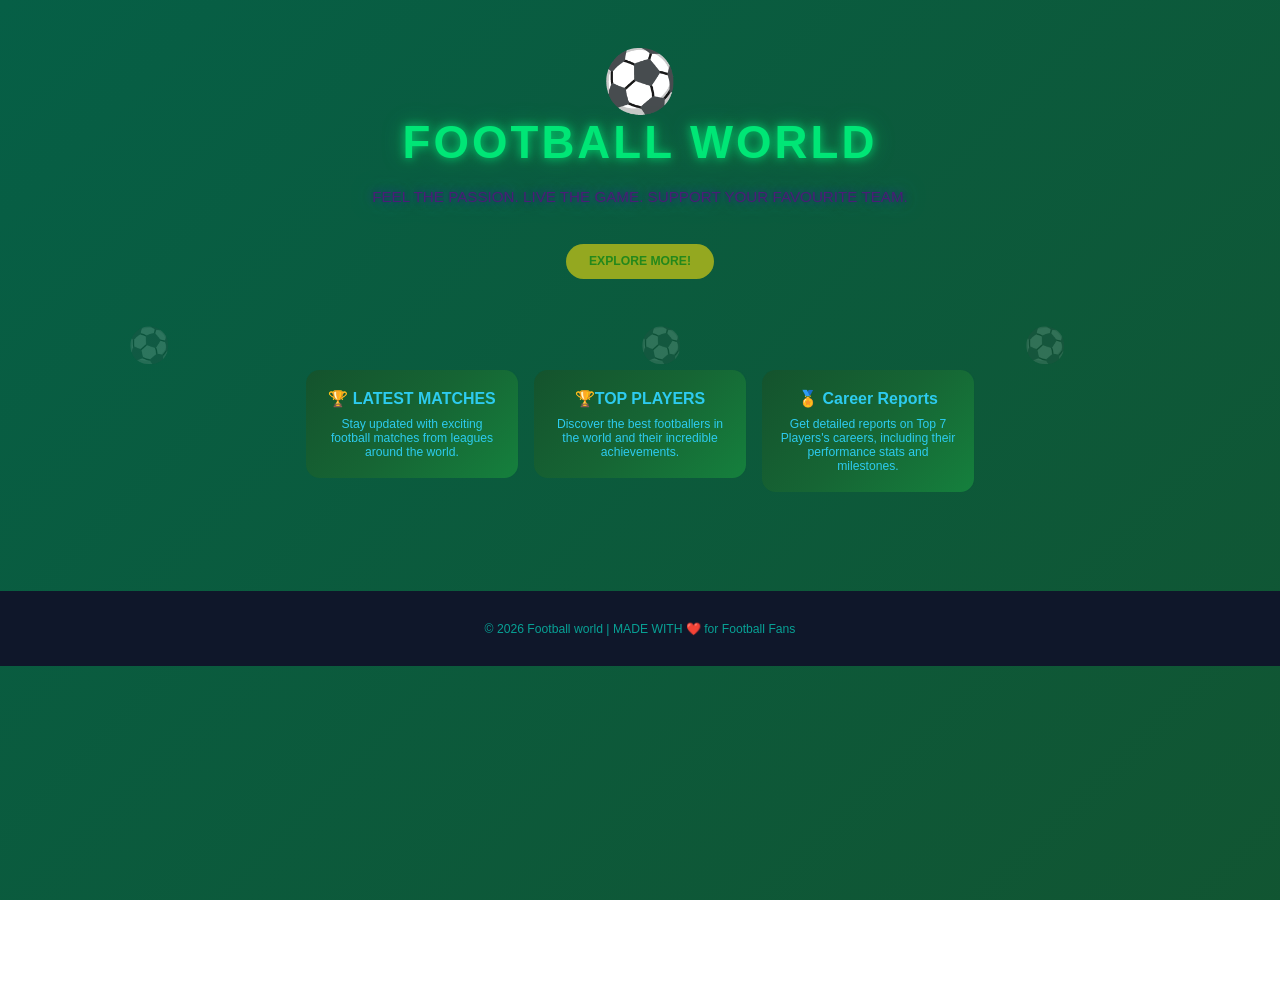
<file: index.html>
<!doctype html>
<html lang="en">
  <head>
    <link rel="icon" href="MAIN ICON/icon.jpg">
    <meta charset="UTF-8" />
    <meta name="viewport" content="width=device-width, initial-scale=1.0" />
    <title>Football World</title>
    <link rel="stylesheet" href="styles.css" />
 </head>
 <body>
    <div class="page-scale">
        <!-- Your entire website here -->
    </div>
</body>
  <body>
    <header>
      <div class="ball">⚽</div>
      <h1>FOOTBALL WORLD</h1>
      <p>FEEL THE PASSION. LIVE THE GAME. SUPPORT YOUR FAVOURITE TEAM.</p>
      <a href="#matches" class="btn">EXPLORE MORE!</a> 
    </header>
<div class="football football1">⚽</div>
<div class="football football2">⚽</div>
<div class="football football3">⚽</div>
    <section id="matches">
      <div class="cards">
        <a href="matches.html" class="card-link">
          <div class="card">
            <h2>🏆 LATEST MATCHES</h2>
            <p>
              Stay updated with exciting football matches from leagues around
              the world.
            </p>
          </div>
        </a>

        <a href="players.html" class="card-link">
            <div class="card">
                <h2>🏆TOP PLAYERS</h2>
                <p>
                    Discover the best footballers in the world and their incredible
                    achievements.
                </p>
            </div>
        </a>

        <a href="career.html" class="card-link">
            <div class="card">
                <h2>🏅 Career Reports</h2>
                <p>
                    Get detailed reports on Top 7 Players's careers, including their
                    performance stats and milestones.
                </p>
            </div>
        </a>
      </div>
    </section>

    <footer>
      <p>© 2026 Football world | MADE WITH ❤️ for Football Fans</p>
    </footer>
  </body>
</html>
</file>
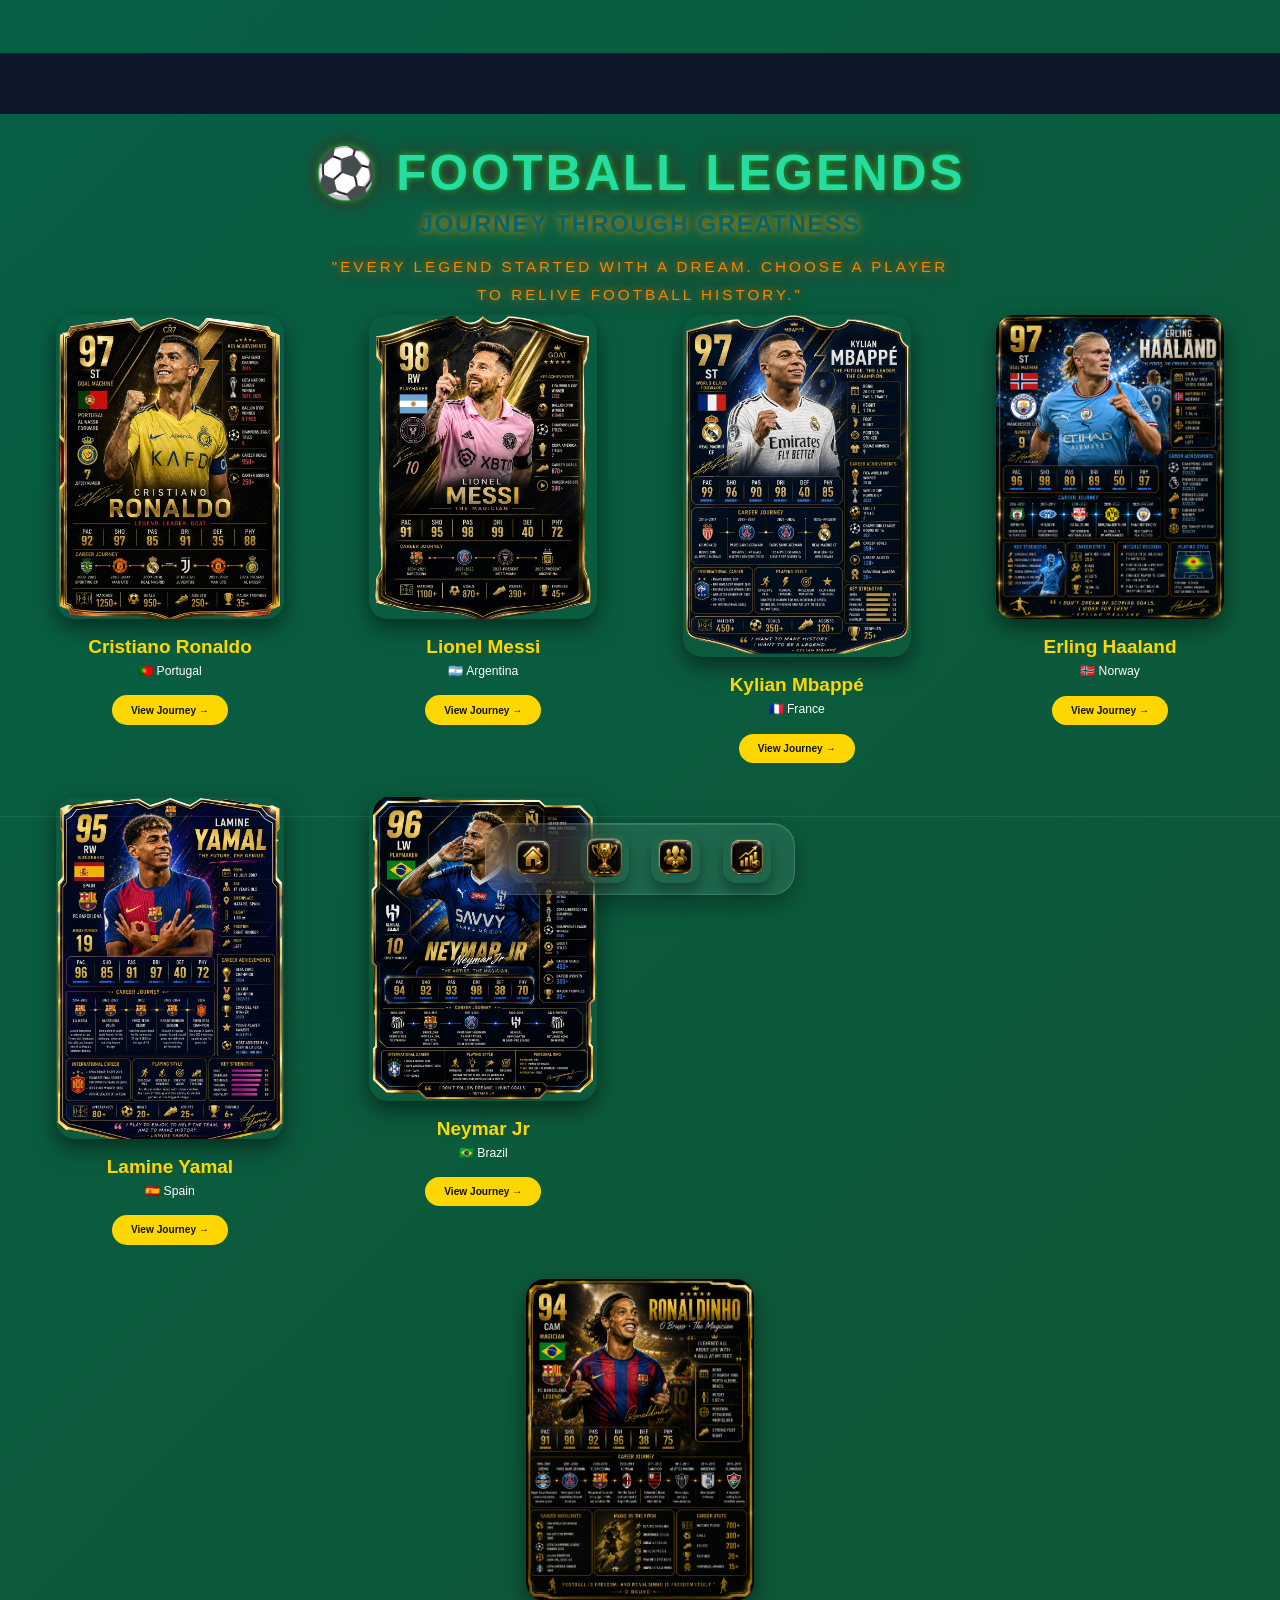
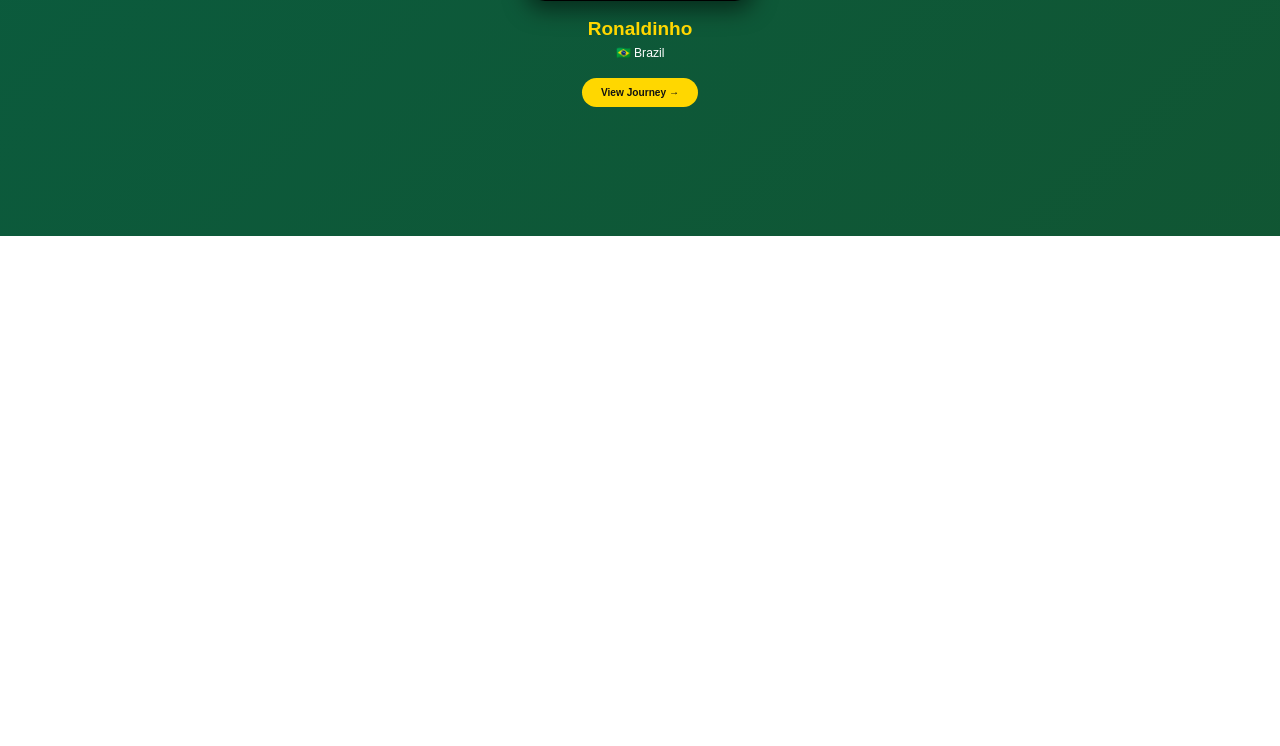
<file: career.html>
<!doctype html>
<html lang="en">
  <head>
    <meta charset="UTF-8" />
    <meta name="viewport" content="width=device-width, initial-scale=1.0" />
    <title>Career Journey | Football World</title>
    <link rel="stylesheet" href="styles.css" />
  </head>
  <body>
   <footer>
  <div class="dock-container">
<div class="dock-bg">
  
</div>
  <nav>
   <div class="mac-dock">

     <a href="index.html" class="dock-icon">
         <img src="Dock icons/home.png" alt="Home">
         <span>Home</span>
     </a>
        <a href="matches.html" class="dock-icon">
            <img src="Dock icons/trophy.png" alt="Matches">
            <span>Matches</span>
        </a>

        <a href="players.html" class="dock-icon">
            <img src="Dock icons/players.png" alt="Players">
            <span>Players</span>
        </a>

        <a href="career.html" class="dock-icon">
            <img src="Dock icons/career.png" alt="Career">
            <span>Career</span>
        </a>

      </nav>
    </div>

</footer>
</body>
<body>
    <header class="career-header">
      <h1>⚽ FOOTBALL LEGENDS</h1>
      <h2>Journey Through Greatness</h2>
      <p>
        "Every legend started with a dream.
Choose a player to relive football history."
      </p>
    </header>
    <section class="career-grid">
      
      <a href="journey/ronaldo.html" class="career-card">
        <img src="PLAYERS CARD/ronaldo..png" alt="Cristiano Ronaldo" />
        <h3>Cristiano Ronaldo</h3>
        <p>🇵🇹 Portugal</p>
        <button>View Journey →</button>
      </a>
      
      <a href="journey/messi.html" class="career-card">
        <img src="PLAYERS CARD/messi..png" alt="lionel Messi" />
        <h3>Lionel Messi</h3>
        <p>🇦🇷 Argentina</p>
        <button>View Journey →</button>
      </a>
      <a href="journey/mbappe.html" class="career-card">
        <img src="PLAYERS CARD/mpbape..png" alt="Kylian Mbappe" />
        <h3>Kylian Mbappé</h3>
        <p>🇫🇷 France</p>
        <button>View Journey →</button>
      </a>

      <a href="journey/haaland.html" class="career-card">
        <img src="PLAYERS CARD/haaland..png" alt="Erling Haaland" />
        <h3>Erling Haaland</h3>
        <p>🇳🇴 Norway</p>
        <button>View Journey →</button>
      </a>

      <a href="journey/yamal.html" class="career-card">
        <img src="PLAYERS CARD/yamal..png" alt="Lamine Yamal" />
        <h3>Lamine Yamal</h3>
        <p>🇪🇸 Spain</p>
        <button>View Journey →</button>
      </a>

      <a href="journey/neymar.html" class="career-card">
        <img src="PLAYERS CARD/neymar..png" alt="Neymar Jr" />
        <h3>Neymar Jr</h3>
        <p>🇧🇷 Brazil</p>
        <button>View Journey →</button>
      </a>

      <a href="journey/ronaldinho.html" class="career-card last-card">
        <img src="PLAYERS CARD/ronaldinho..png" alt="Ronaldinho" />
        <h3>Ronaldinho</h3>
        <p>🇧🇷 Brazil</p>
        <button>View Journey →</button>
      </a>
    </section>
   
  </body>
</html>
</file>
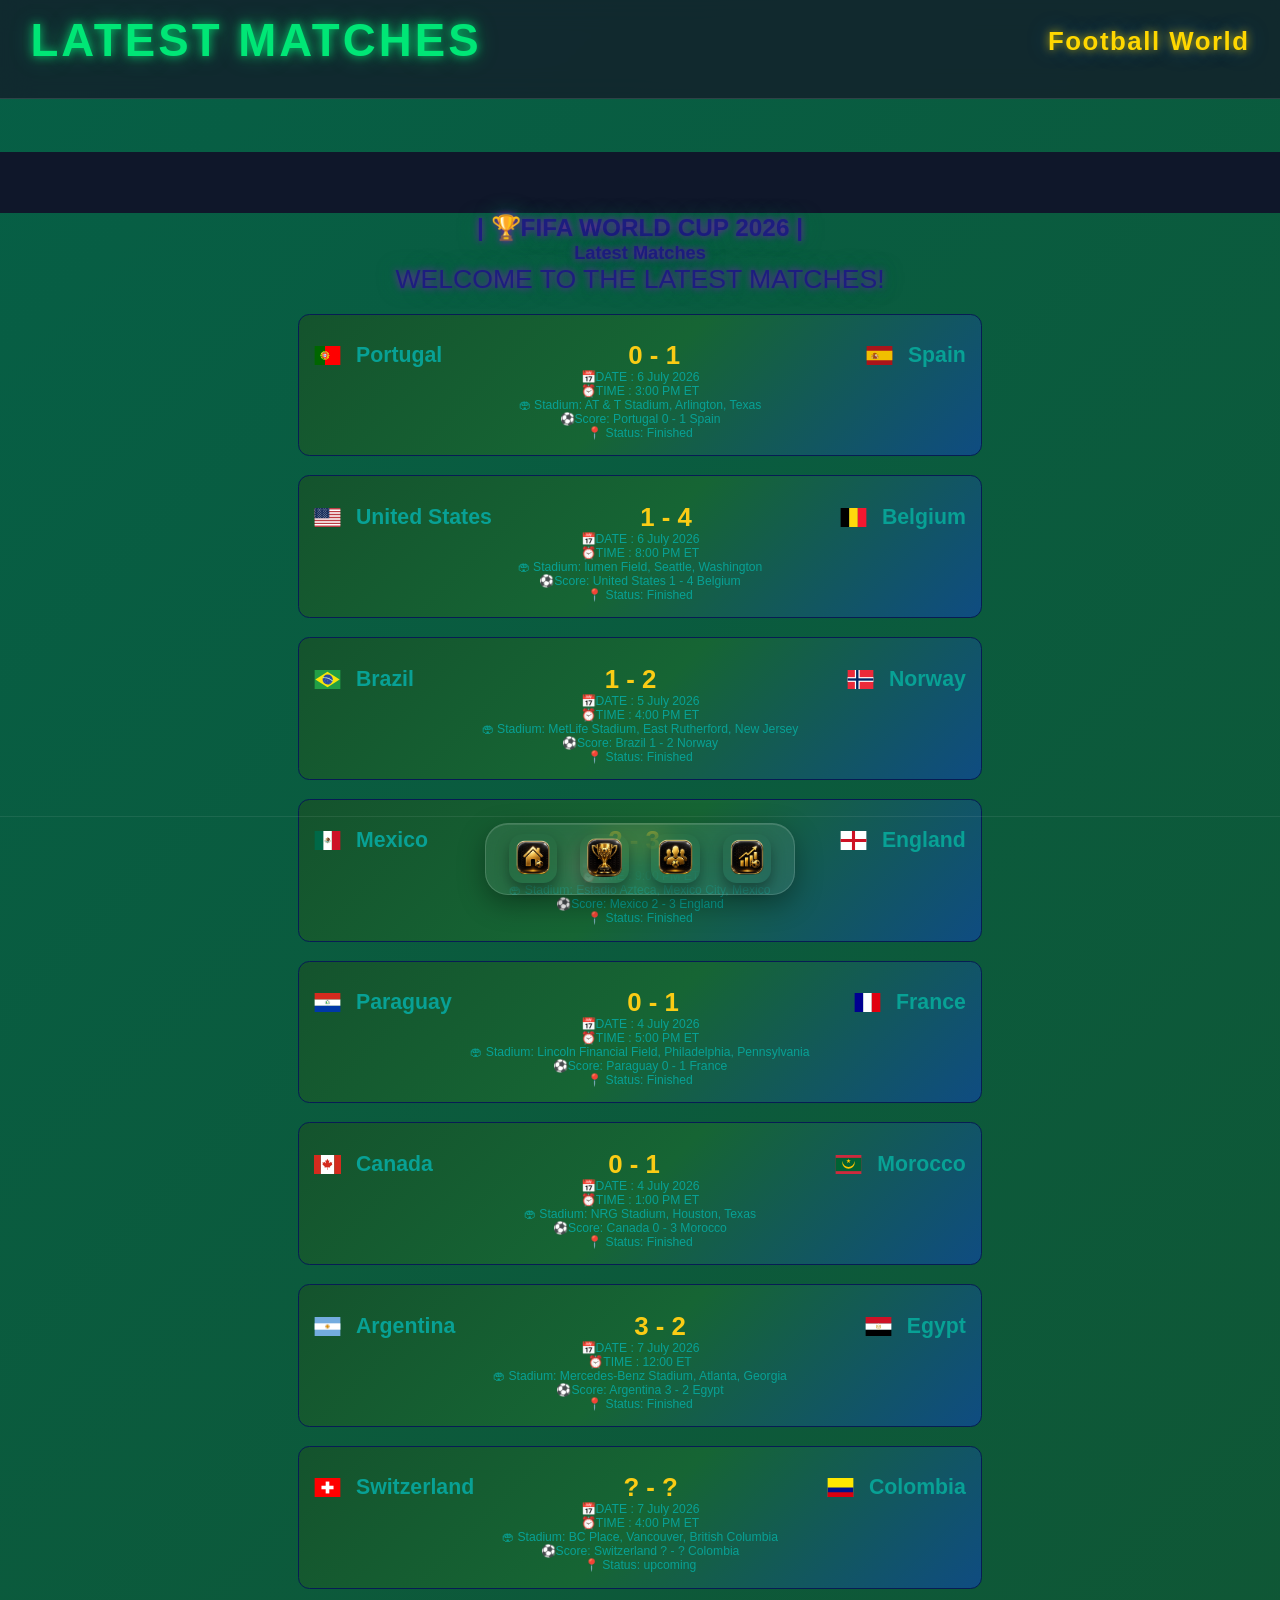
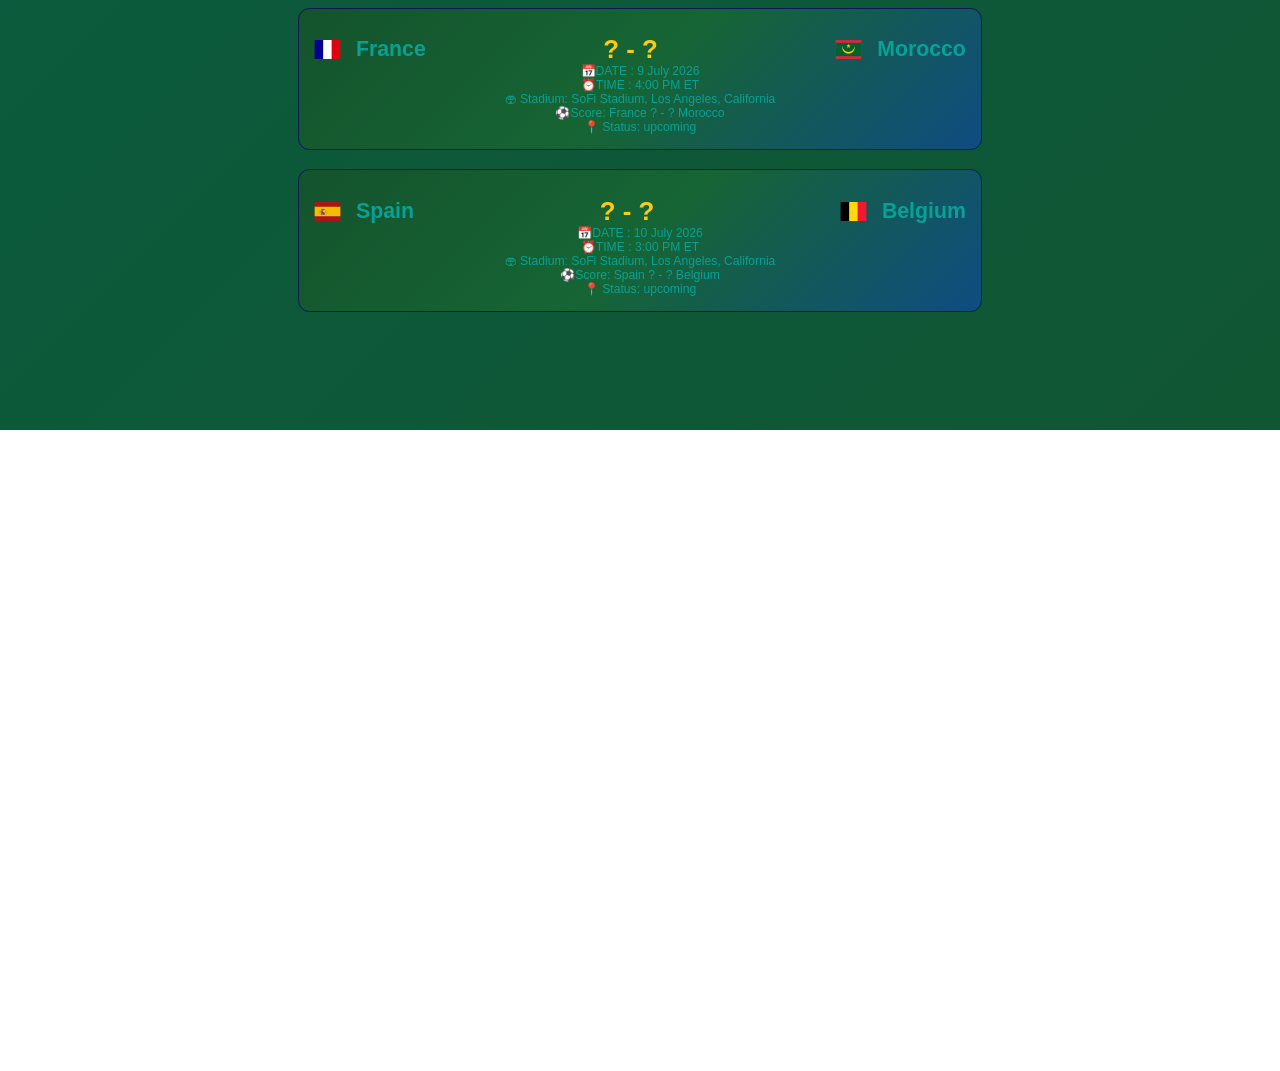
<file: matches.html>
<!doctype html>
<html lang="en">
  <head>
    <meta charset="UTF-8" />
    <meta name="viewport" content="width=device-width, initial-scale=1.0" />
<header class="top-bar">
<h1> Latest Matches </h2>
<h2>Football World</h2>
</header>
<link rel="stylesheet" href="styles.css" />
  </head>
<footer>
  <div class="dock-container">
<div class="dock-bg">
  
</div>
  <nav>
   <div class="mac-dock">

     <a href="index.html" class="dock-icon">
         <img src="Dock icons/home.png" alt="Home">
         <span>Home</span>
     </a>
        <a href="matches.html" class="dock-icon">
            <img src="Dock icons/trophy.png" alt="Matches">
            <span>Matches</span>
        </a>

        <a href="players.html" class="dock-icon">
            <img src="Dock icons/players.png" alt="Players">
            <span>Players</span>
        </a>

        <a href="career.html" class="dock-icon">
            <img src="Dock icons/career.png" alt="Career">
            <span>Career</span>
        </a>

      </nav>
    </div>

</footer>
</body>

  <body>
    <div class="match-head">
    <h1>| 🏆FIFA WORLD CUP 2026 |</h1>
   <h2>Latest Matches</h2> 
    <p>WELCOME TO THE LATEST MATCHES!</p>
  </div>
    <div class="match-card">
      <div class="teams">
          <div class="team">
        <img src="Flags SVGS/pt.svg" alt="Portugal" class="flag" >
        <h2>Portugal</h2>
      </div>
    <span class="score">0 - 1</span>
    <div class="team">
         <img src="Flags SVGS/es.svg" alt="Spain" class="flag" >
      <h2>Spain</h2>  
        </div>
    </div>
      <p>📅DATE : 6 July 2026</p>
      <p>⏰TIME : 3:00 PM ET</p>
      <p>🏟 Stadium: AT & T Stadium, Arlington, Texas</p>
      <p>⚽Score: Portugal 0 - 1 Spain</p>
      <p>📍 Status: Finished</p>
    </div>

    <div class="match-card">
          <div class="teams">
          <div class="team">
        <img src="Flags SVGS/us.svg" alt="United States" class="flag" >
        <h2>United States</h2>
      </div>
      <span class="score">1 - 4</span>
      <div class="team">
         <img src="Flags SVGS/be.svg" alt="Belgium" class="flag" >
      <h2>Belgium</h2>  
        </div>
    </div>
      <p>📅DATE : 6 July 2026</p>
      <p>⏰TIME : 8:00 PM ET</p>
      <p>🏟 Stadium: lumen Field, Seattle, Washington</p>
      <p>⚽Score: United States 1 - 4 Belgium</p>
      <p>📍 Status: Finished</p>
    </div>

    <div class="match-card">
               <div class="teams">
          <div class="team">
        <img src="Flags SVGS/br.svg" alt="Brazil" class="flag" >
        <h2>Brazil</h2>
      </div>
      <span class="score">1 - 2</span>
      <div class="team">
         <img src="Flags SVGS/no.svg" alt="Norway" class="flag" >
      <h2>Norway</h2>
      </div>
               </div>
            
      <p>📅DATE : 5 July 2026</p>
      <p>⏰TIME : 4:00 PM ET</p>
      <p>🏟 Stadium: MetLife Stadium, East Rutherford, New Jersey</p>
      <p>⚽Score: Brazil 1 - 2 Norway</p>
      <p>📍 Status: Finished</p>
    </div>

    <div class="match-card">
           <div class="teams">
          <div class="team">
        <img src="Flags SVGS/mx.svg" alt="Mexico" class="flag" >
        <h2>Mexico</h2>
      </div>
      <span class="score">2 - 3</span>
      <div class="team">
         <img src="Flags SVGS/gb-eng.svg" alt="England" class="flag" >
      <h2>England</h2>
      </div>
               </div>
      <p>📅DATE : 5 July 2026</p>
      <p>⏰TIME : 9:00 PM ET</p>
      <p>🏟 Stadium: Estadio Azteca, Mexico City, Mexico</p>
      <p>⚽Score: Mexico 2 - 3 England</p>
      <p>📍 Status: Finished</p>
    </div>

    <div class="match-card">
         <div class="teams">
          <div class="team">
        <img src="Flags SVGS/py.svg" alt="Paraguay" class="flag" >
        <h2>Paraguay</h2>
      </div>
      <span class="score">0 - 1</span>
      <div class="team">
         <img src="Flags SVGS/fr.svg" alt="France" class="flag" >
      <h2>France</h2>
      </div>
               </div>
      <p>📅DATE : 4 July 2026</p>
      <p>⏰TIME : 5:00 PM ET</p>
      <p>🏟 Stadium: Lincoln Financial Field, Philadelphia, Pennsylvania</p>
      <p>⚽Score: Paraguay 0 - 1 France</p>
      <p>📍 Status: Finished</p>
    </div>

    <div class="match-card">
       <div class="teams">
          <div class="team">
        <img src="Flags SVGS/ca.svg" alt="Canada" class="flag" >
        <h2>Canada</h2>
      </div>
      <span class="score">0 - 1</span>
      <div class="team">
         <img src="Flags SVGS/mr.svg" alt="Morocco" class="flag" >
      <h2>Morocco</h2>
      </div>
               </div>
      <p>📅DATE : 4 July 2026</p>
      <p>⏰TIME : 1:00 PM ET</p>
      <p>🏟 Stadium: NRG Stadium, Houston, Texas</p>
      <p>⚽Score: Canada 0 - 3 Morocco</p>
      <p>📍 Status: Finished</p>
    </div>

    <div class="match-card">
        <div class="teams">
          <div class="team">
        <img src="Flags SVGS/ar.svg" alt="Argentina" class="flag" >
        <h2>Argentina</h2>
      </div>
      <span class="score">3 - 2</span>
      <div class="team">
         <img src="Flags SVGS/eg.svg" alt="Egypt" class="flag" >
      <h2>Egypt</h2>
      </div>
               </div>
      <p>📅DATE : 7 July 2026</p>
      <p>⏰TIME : 12:00 ET</p>
      <p>🏟 Stadium: Mercedes-Benz Stadium, Atlanta, Georgia</p>
      <p>⚽Score: Argentina 3 - 2 Egypt</p>
      <p>📍 Status: Finished</p>
    </div>

    <div class="match-card">
     <div class="teams">
          <div class="team">
        <img src="Flags SVGS/ch.svg" alt="Switzerland" class="flag" >
        <h2>Switzerland</h2>
      </div>
      <span class="score">? - ?</span>
      <div class="team">
         <img src="Flags SVGS/co.svg" alt="Colombia" class="flag" >
      <h2>Colombia</h2>
      </div>
               </div>
      <p>📅DATE : 7 July 2026</p>
      <p>⏰TIME : 4:00 PM ET</p>
      <p>🏟 Stadium: BC Place, Vancouver, British Columbia</p>
      <p>⚽Score: Switzerland ? - ? Colombia</p>
      <p>📍 Status: upcoming</p>
    </div>

    <div class="match-card">
        <div class="teams">
          <div class="team">
        <img src="Flags SVGS/fr.svg" alt="France" class="flag" >
        <h2>France</h2>
      </div>
      <span class="score">? - ?</span>
      <div class="team">
         <img src="Flags SVGS/mr.svg" alt="Morocco" class="flag" >
      <h2>Morocco</h2>
      </div>
               </div>
      <p>📅DATE : 9 July 2026</p>
      <p>⏰TIME : 4:00 PM ET</p>
      <p>🏟 Stadium: SoFi Stadium, Los Angeles, California</p>
      <p>⚽Score: France ? - ? Morocco</p>
      <p>📍 Status: upcoming</p>
    </div>

    <div class="match-card">
       <div class="teams">
          <div class="team">
        <img src="Flags SVGS/es.svg" alt="Spain" class="flag" >
        <h2>Spain</h2>
      </div>
      <span class="score">? - ?</span>
      <div class="team">
         <img src="Flags SVGS/be.svg" alt="Belgium" class="flag" >
      <h2>Belgium</h2>
      </div>
               </div>
      <p>📅DATE : 10 July 2026</p>
      <p>⏰TIME : 3:00 PM ET</p>
      <p>🏟 Stadium: SoFi Stadium, Los Angeles, California</p>
      <p>⚽Score: Spain ? - ? Belgium</p>
      <p>📍 Status: upcoming</p>
    </div>
  </body>
</html>
</file>
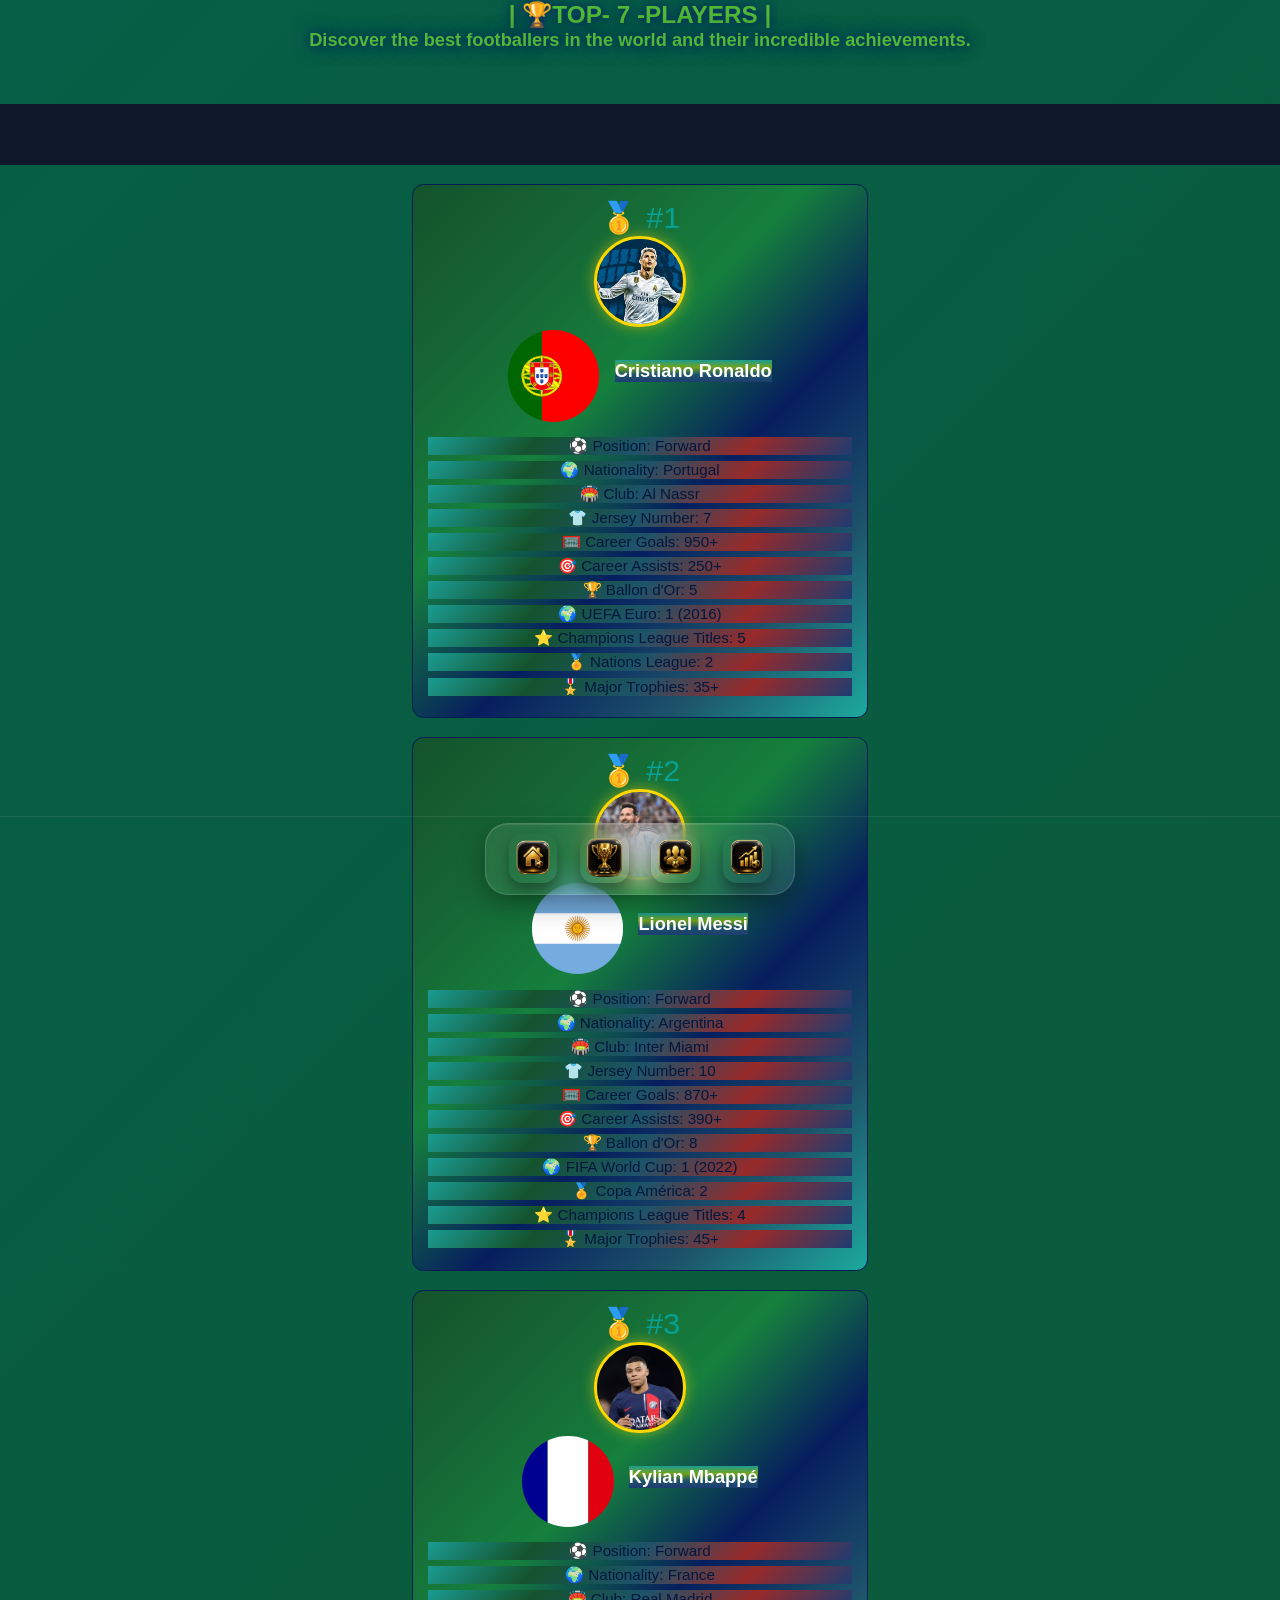
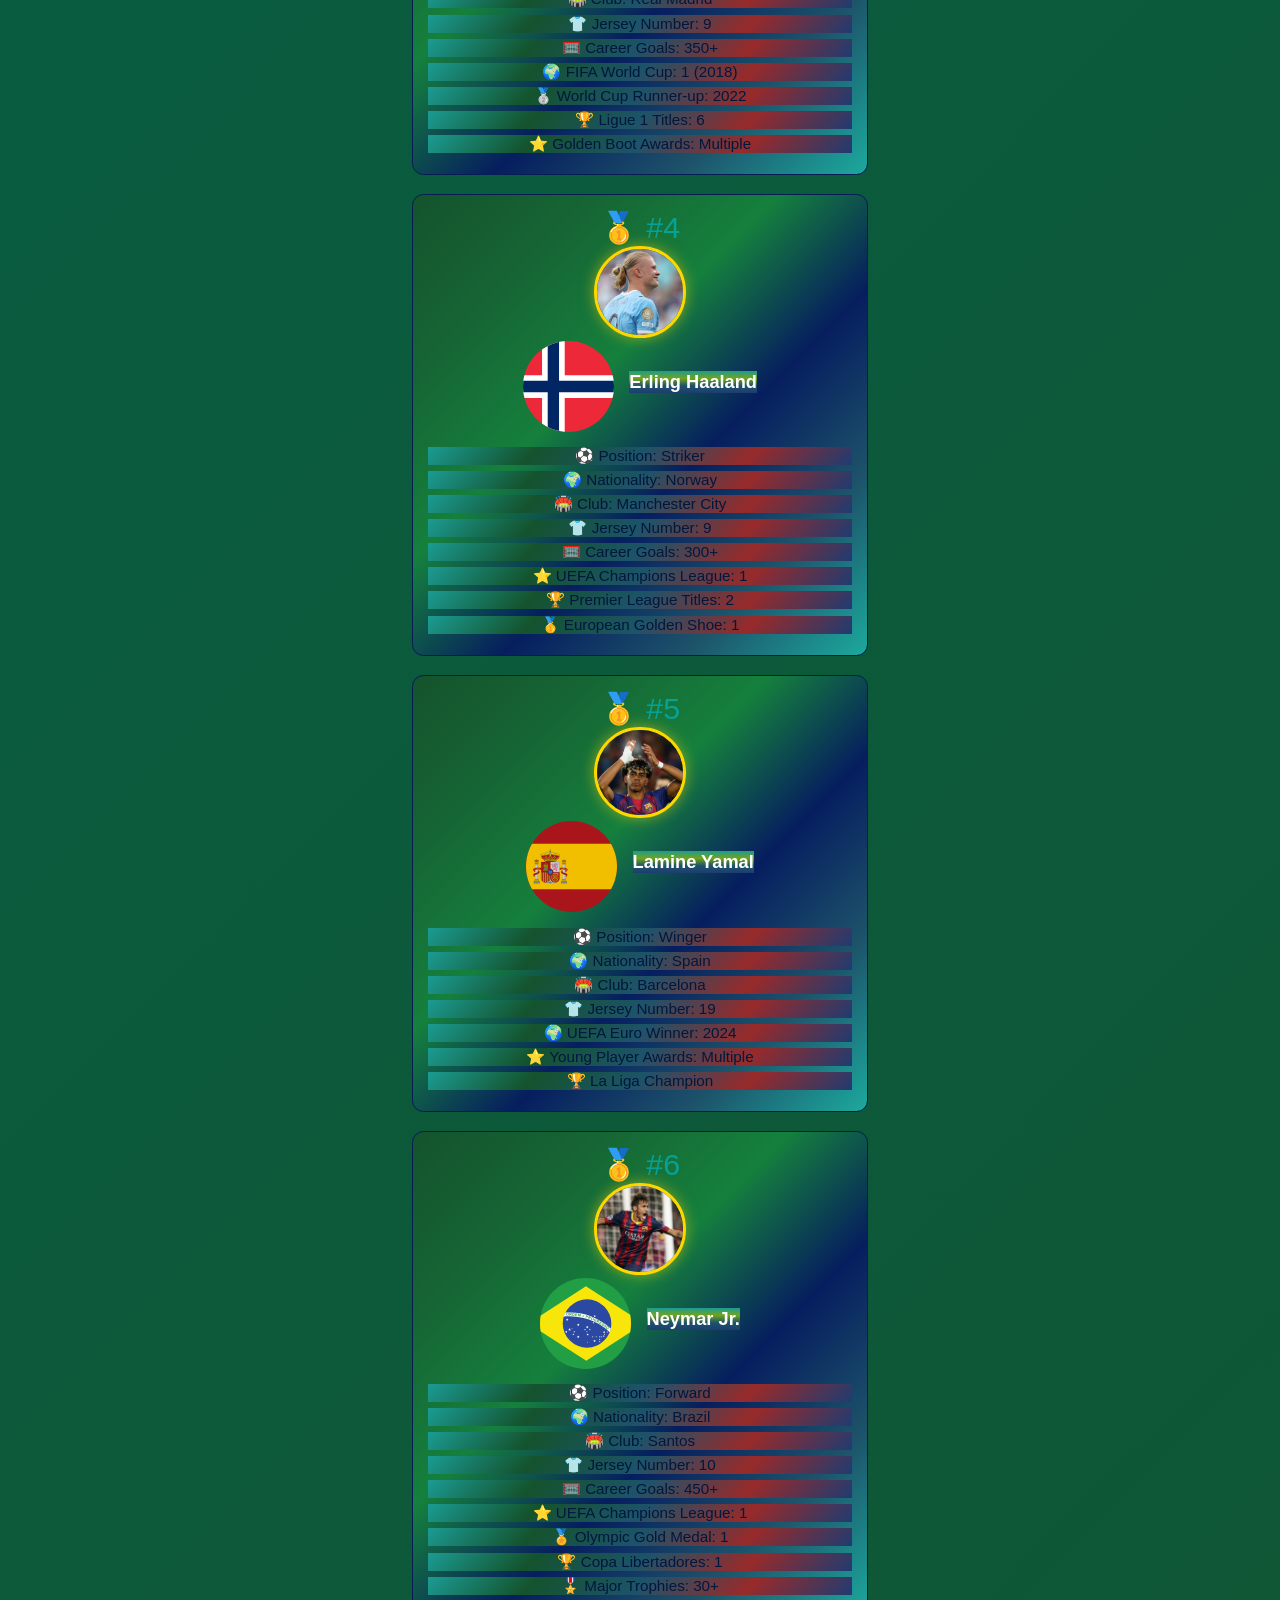
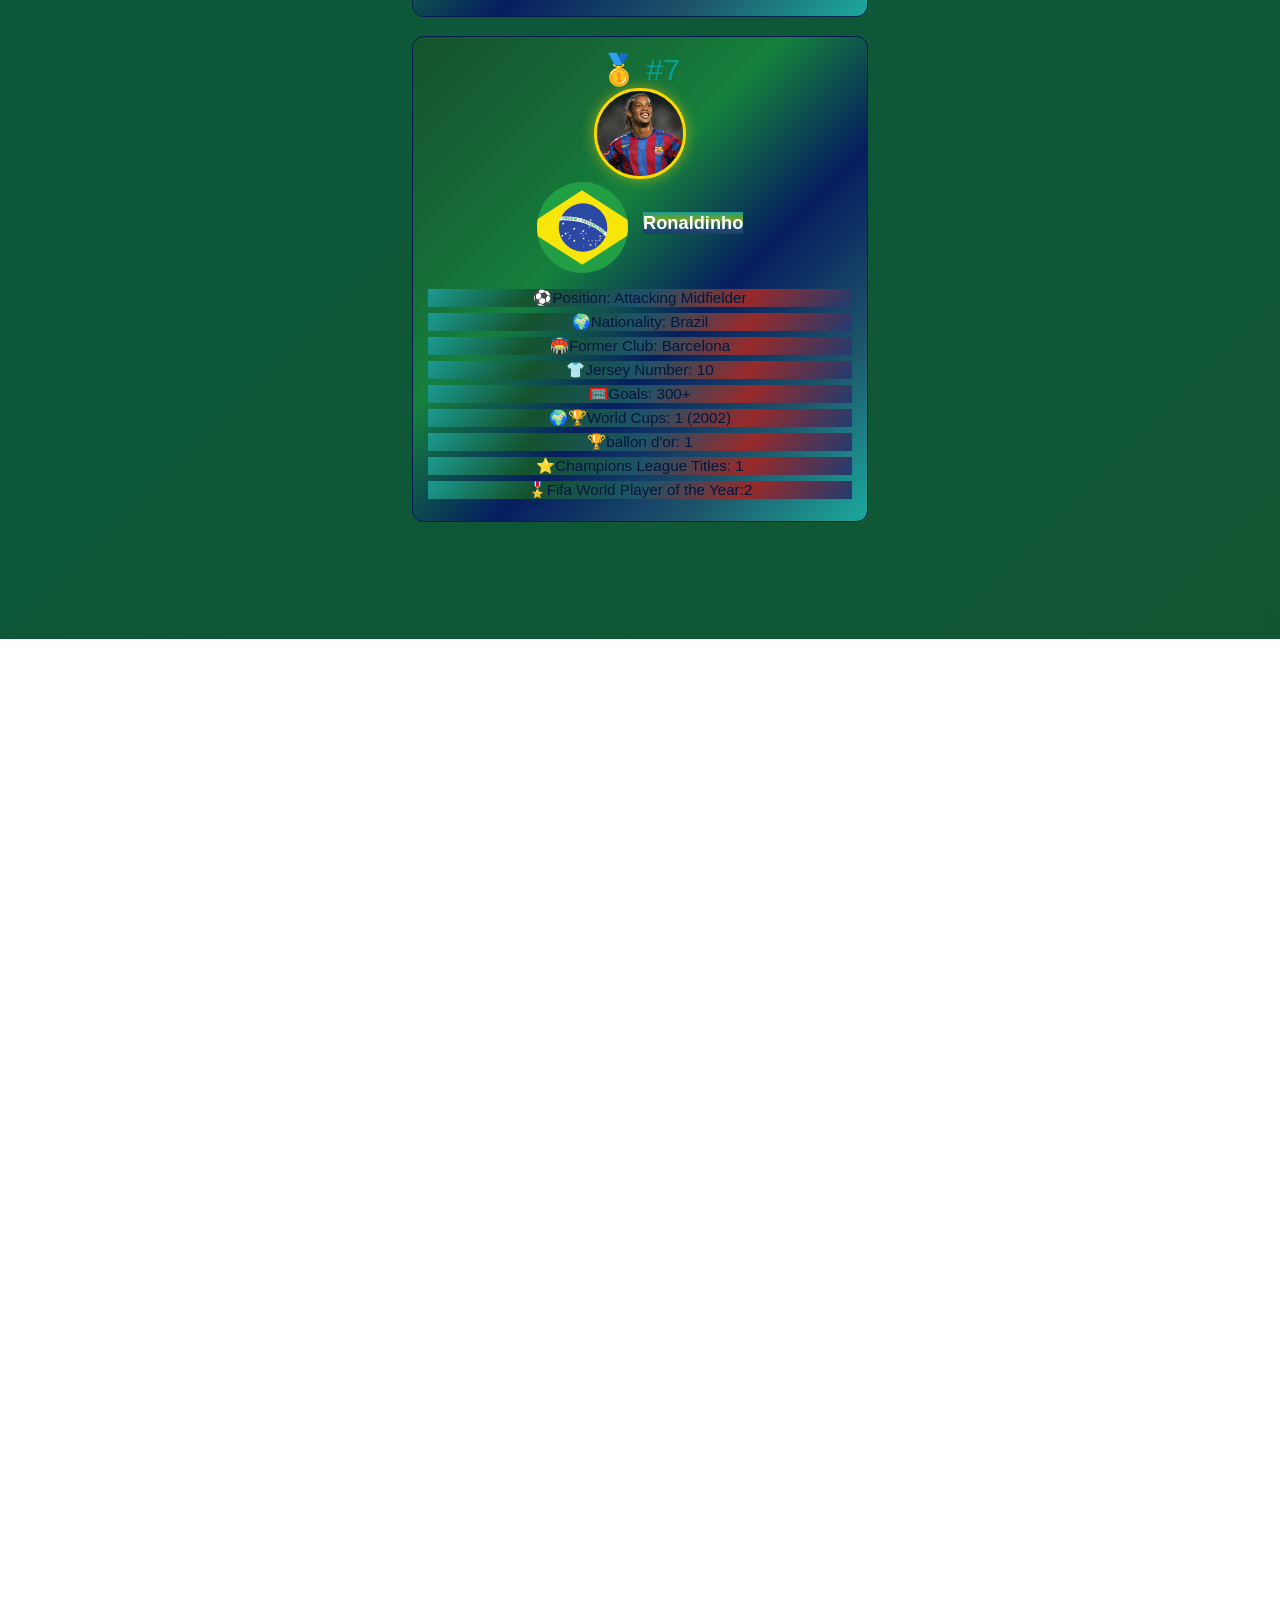
<file: players.html>
<!DOCTYPE html>
<html lang="en">
  <head>
    <meta charset="UTF-8" />
    <meta name="viewport" content="width=device-width, initial-scale=1.0" />
    <title>Top Players | Football World</title>
    <link rel="stylesheet" href="styles.css" />
  </head>
  <body>
    <div class="players-head">
    <h1>| 🏆TOP- 7 -PLAYERS |</h1>
    <h2>Discover the best footballers in the world and their incredible achievements.</h2>
  </div>
<footer>
  <div class="dock-container">
<div class="dock-bg">
  
</div>
  <nav>
   <div class="mac-dock">

     <a href="index.html" class="dock-icon">
         <img src="Dock icons/home.png" alt="Home">
         <span>Home</span>
     </a>
        <a href="matches.html" class="dock-icon">
            <img src="Dock icons/trophy.png" alt="Matches">
            <span>Matches</span>
        </a>

        <a href="players.html" class="dock-icon">
            <img src="Dock icons/players.png" alt="Players">
            <span>Players</span>
        </a>

        <a href="career.html" class="dock-icon">
            <img src="Dock icons/career.png" alt="Career">
            <span>Career</span>
        </a>

      </nav>
    </div>

</footer>
</body>
</html>
<div class="player-card">
  <div class="player-rank">
    🥇 #1
  </div>
  
  <img src="Players/ronaldo.jpg" alt="Cristiano Ronaldo" class="player-image" />
  <div class="player-name">
    <img src="Flags SVGS/pt.svg" class="flag" alt="Protugal">
    <h2>Cristiano Ronaldo</h2>
  </div>
  <div class="player-info">
    <p> ⚽ Position: Forward</p>
    <p>🌍 Nationality: Portugal</p>
    <p>🏟️ Club: Al Nassr</p>
    <p>👕 Jersey Number: 7</p>
    <p>🥅 Career Goals: 950+</p>
    <p>🎯 Career Assists: 250+</p>
    <p>🏆 Ballon d'Or: 5</p>
    <p>🌍 UEFA Euro: 1 (2016)</p>
<p>⭐ Champions League Titles: 5</p>
<p>🏅 Nations League: 2</p>
<p>🎖️ Major Trophies: 35+</p>
</div>
</div>
<div class="player-card">
<div class="player-rank">
        🥇 #2
        </div>
     
<img src="Players/messi.jpg" alt="Lionel Messi" class="player-image" />
<div class="player-name">
   <img src="Flags SVGS/ar.svg" class="flag" alt="Argentina">
    <h2>Lionel Messi</h2>
</div>
<div class="player-info">
    <p> ⚽ Position: Forward </p>
<p>🌍 Nationality: Argentina</p>
<p>🏟️ Club: Inter Miami</p>
<p>👕 Jersey Number: 10</p>
<p>🥅 Career Goals: 870+</p>
<p>🎯 Career Assists: 390+</p>
<p>🏆 Ballon d'Or: 8</p>
<p>🌍 FIFA World Cup: 1 (2022)</p>
<p>🏅 Copa América: 2</p>
<p>⭐ Champions League Titles: 4</p>
<p>🎖️ Major Trophies: 45+ </p>
  </div>
</div>
<div class="player-card">
    <div class="player-rank">
            🥇 #3
            </div>
         
<img src="Players/mbappe.jpg" alt="Kylian Mbappé" class="player-image" />
   <div class="player-name">
       <img src="Flags SVGS/fr.svg" class="flag" alt="France">
        <h2>Kylian Mbappé</h2>
   </div>
   <div class="player-info">
       <p>  ⚽ Position: Forward</p>
<p>🌍 Nationality: France</p>
<p>🏟️ Club: Real Madrid</p>
<p>👕 Jersey Number: 9</p>
<p>🥅 Career Goals: 350+</p>
<p>🌍 FIFA World Cup: 1 (2018)</p>
<p>🥈 World Cup Runner-up: 2022</p>
<p>🏆 Ligue 1 Titles: 6</p>
<p>⭐ Golden Boot Awards: Multiple</p>
      </div>
    </div>
     
    
    <div class="player-card">
    <div class="player-rank">
            🥇 #4
            </div>
         
<img src="Players/erling haaland.jpg" alt="Erling Haaland" class="player-image" />
   <div class="player-name">
       <img src="Flags SVGS/no.svg" class="flag" alt="Norway">
        <h2>Erling Haaland</h2>
   </div>
   <div class="player-info">
       <p>  ⚽ Position: Striker</p>
<p>🌍 Nationality: Norway</p>
<p>🏟️ Club: Manchester City</p>
<p>👕 Jersey Number: 9</p>
<p>🥅 Career Goals: 300+</p>
<p>⭐ UEFA Champions League: 1</p>
<p>🏆 Premier League Titles: 2</p>
<p>🥇 European Golden Shoe: 1</p>
      </div>
    </div>

    
    <div class="player-card">
    <div class="player-rank">
            🥇 #5
            </div>
         
<img src="Players/lamine yamal.jpg" alt="Lamine Yamal" class="player-image" />
   <div class="player-name">
       <img src="Flags SVGS/es.svg" class="flag" alt="Spain">
        <h2>Lamine Yamal</h2>
   </div>
   <div class="player-info">
      <p> ⚽ Position: Winger</p>
<p>🌍 Nationality: Spain</p>
<p>🏟️ Club: Barcelona</p>
<p>👕 Jersey Number: 19</p>
<p>🌍 UEFA Euro Winner: 2024</p>
<p>⭐ Young Player Awards: Multiple</p>
<p>🏆 La Liga Champion</p>
      </div>
    </div>
    <div class="player-card">
    <div class="player-rank">
            🥇 #6
            </div>
         
<img src="Players/neymar.jr.jpg" alt="Neymar Jr." class="player-image" />
   <div class="player-name">
       <img src="Flags SVGS/br.svg" class="flag" alt="Brazil">
        <h2>Neymar Jr.</h2>
   </div>
   <div class="player-info">
        <P> ⚽ Position: Forward</P>
<p>🌍 Nationality: Brazil</p>
<p>🏟️ Club: Santos</p>
<p>👕 Jersey Number: 10</p>
<p>🥅 Career Goals: 450+</p>
<p>⭐ UEFA Champions League: 1</p>
<p>🏅 Olympic Gold Medal: 1</p>
<p>🏆 Copa Libertadores: 1</p>
<p>🎖️ Major Trophies: 30+</p>

      </div>
    </div>
    <div class="player-card">
    <div class="player-rank">
         🥇 #7
            </div>
         
<img src="Players/ronaldinho.jpg" alt="Ronaldinho" class="player-image" />
   <div class="player-name">
       <img src="Flags SVGS/br.svg" class="flag" alt="Brazil">
        <h2>Ronaldinho</h2>
   </div>
   <div class="player-info">
        <p>⚽Position: Attacking Midfielder</p>
        <p>🌍Nationality: Brazil</p>
        <p>🏟️Former Club: Barcelona</p>
        <p>👕Jersey Number: 10</p>
        <p>🥅Goals: 300+</p>
        <p>🌍🏆World Cups: 1 (2002)</p>
        <p>🏆ballon d'or: 1</p>
        <p>⭐Champions League Titles: 1</p>
        <p>🎖️Fifa World Player of the Year:2</p>
        </div>
    </div>
</file>
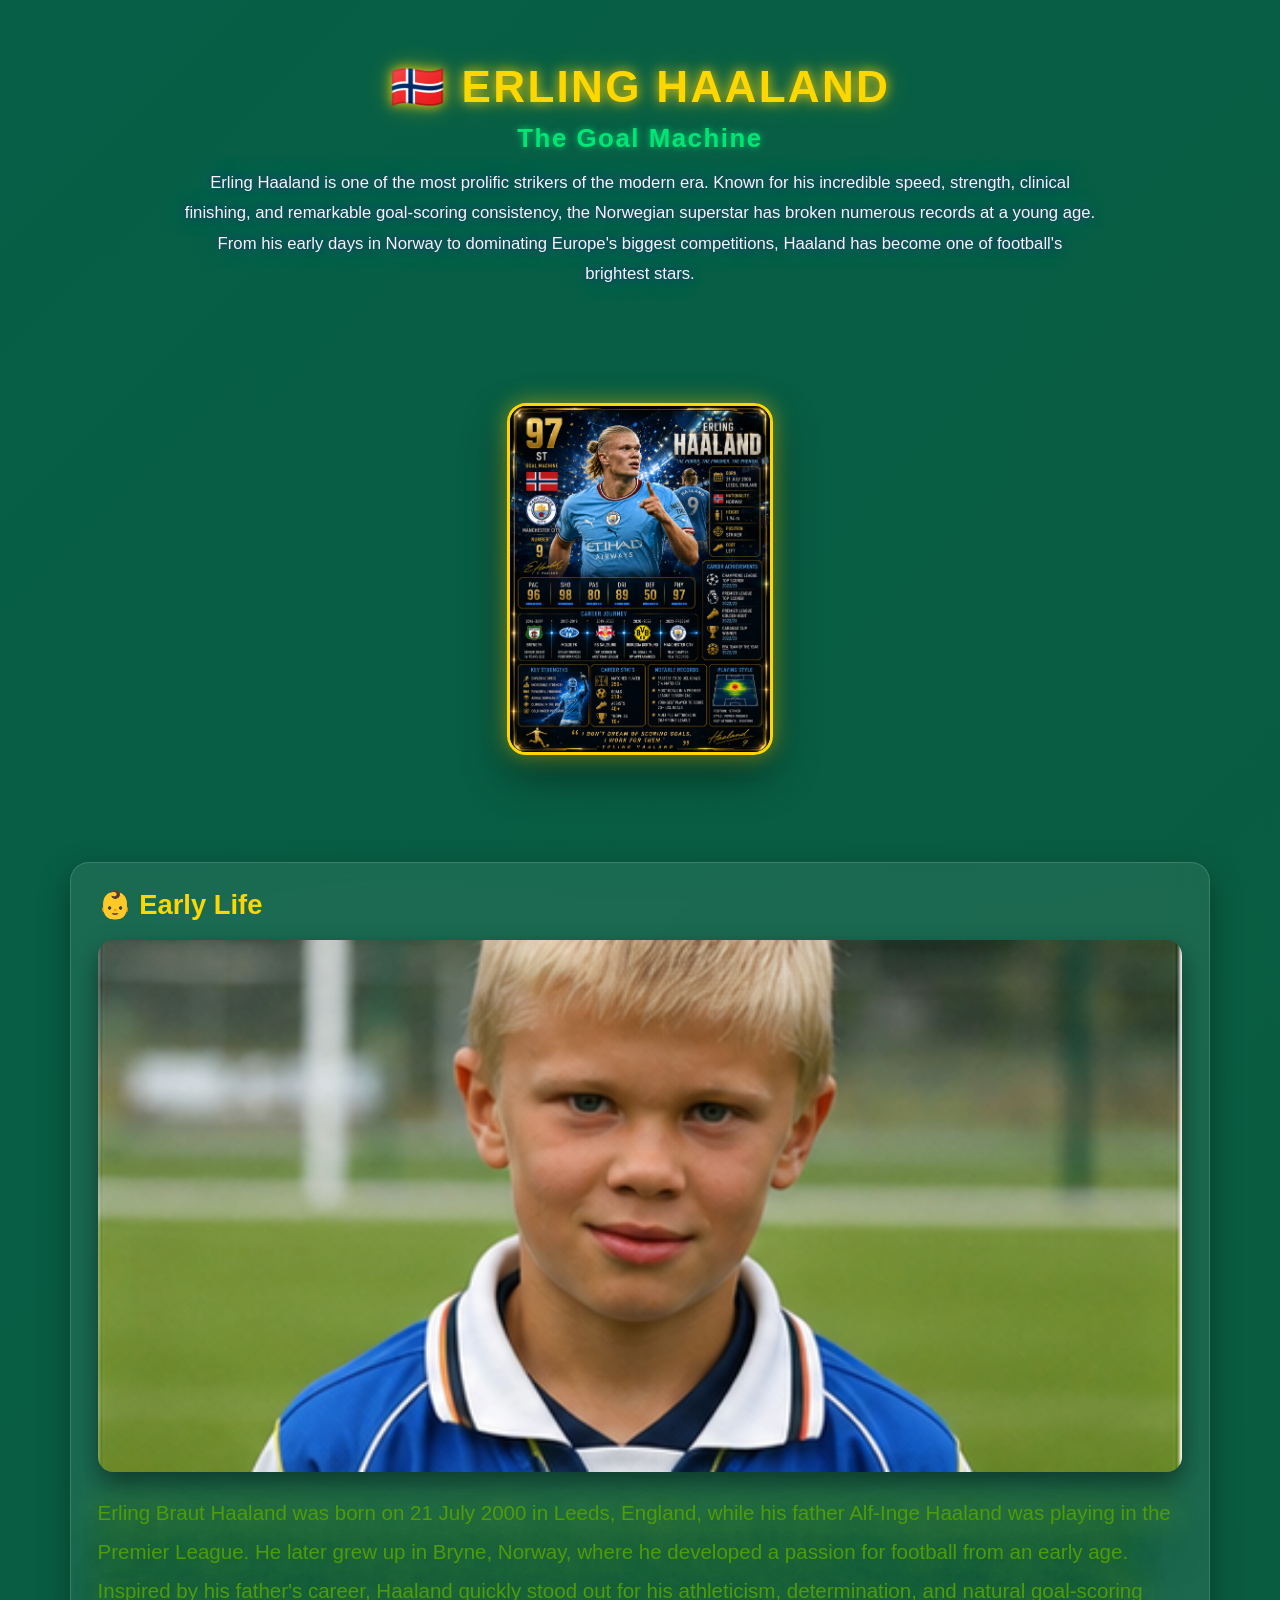
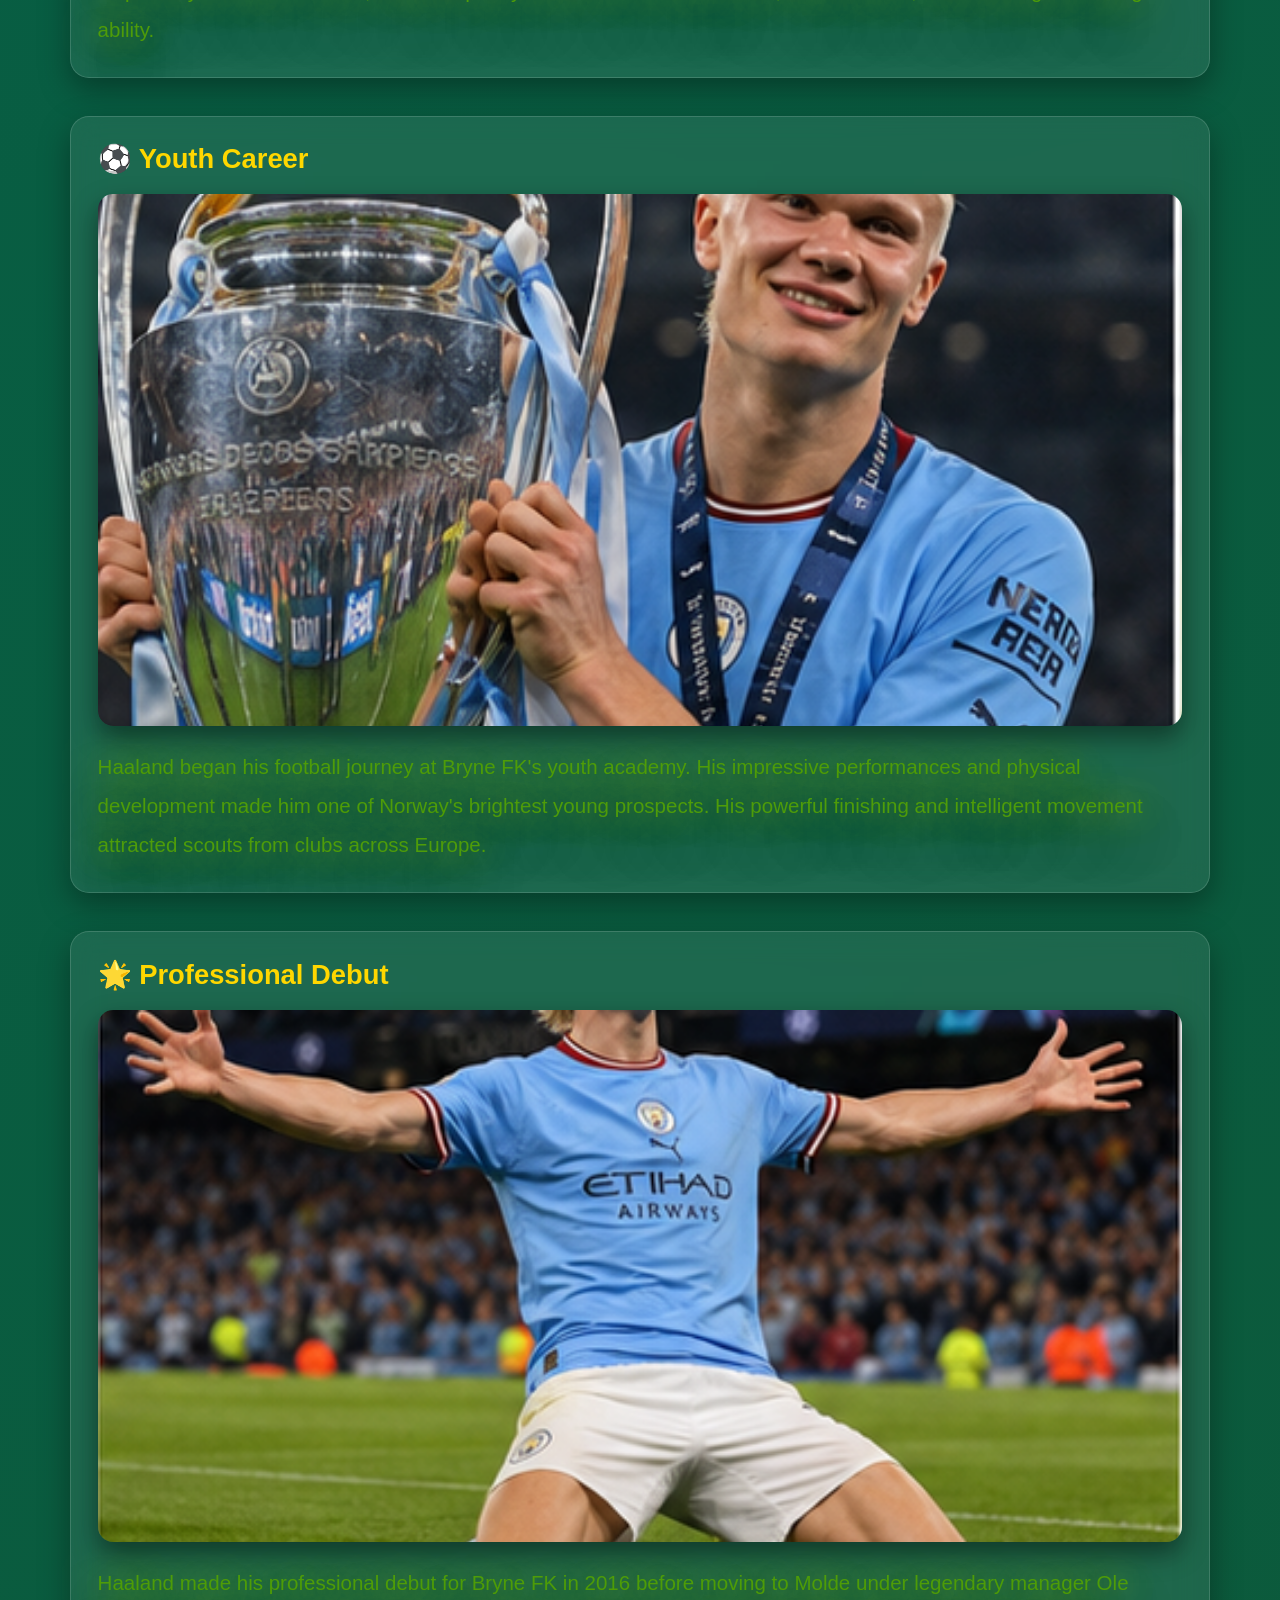
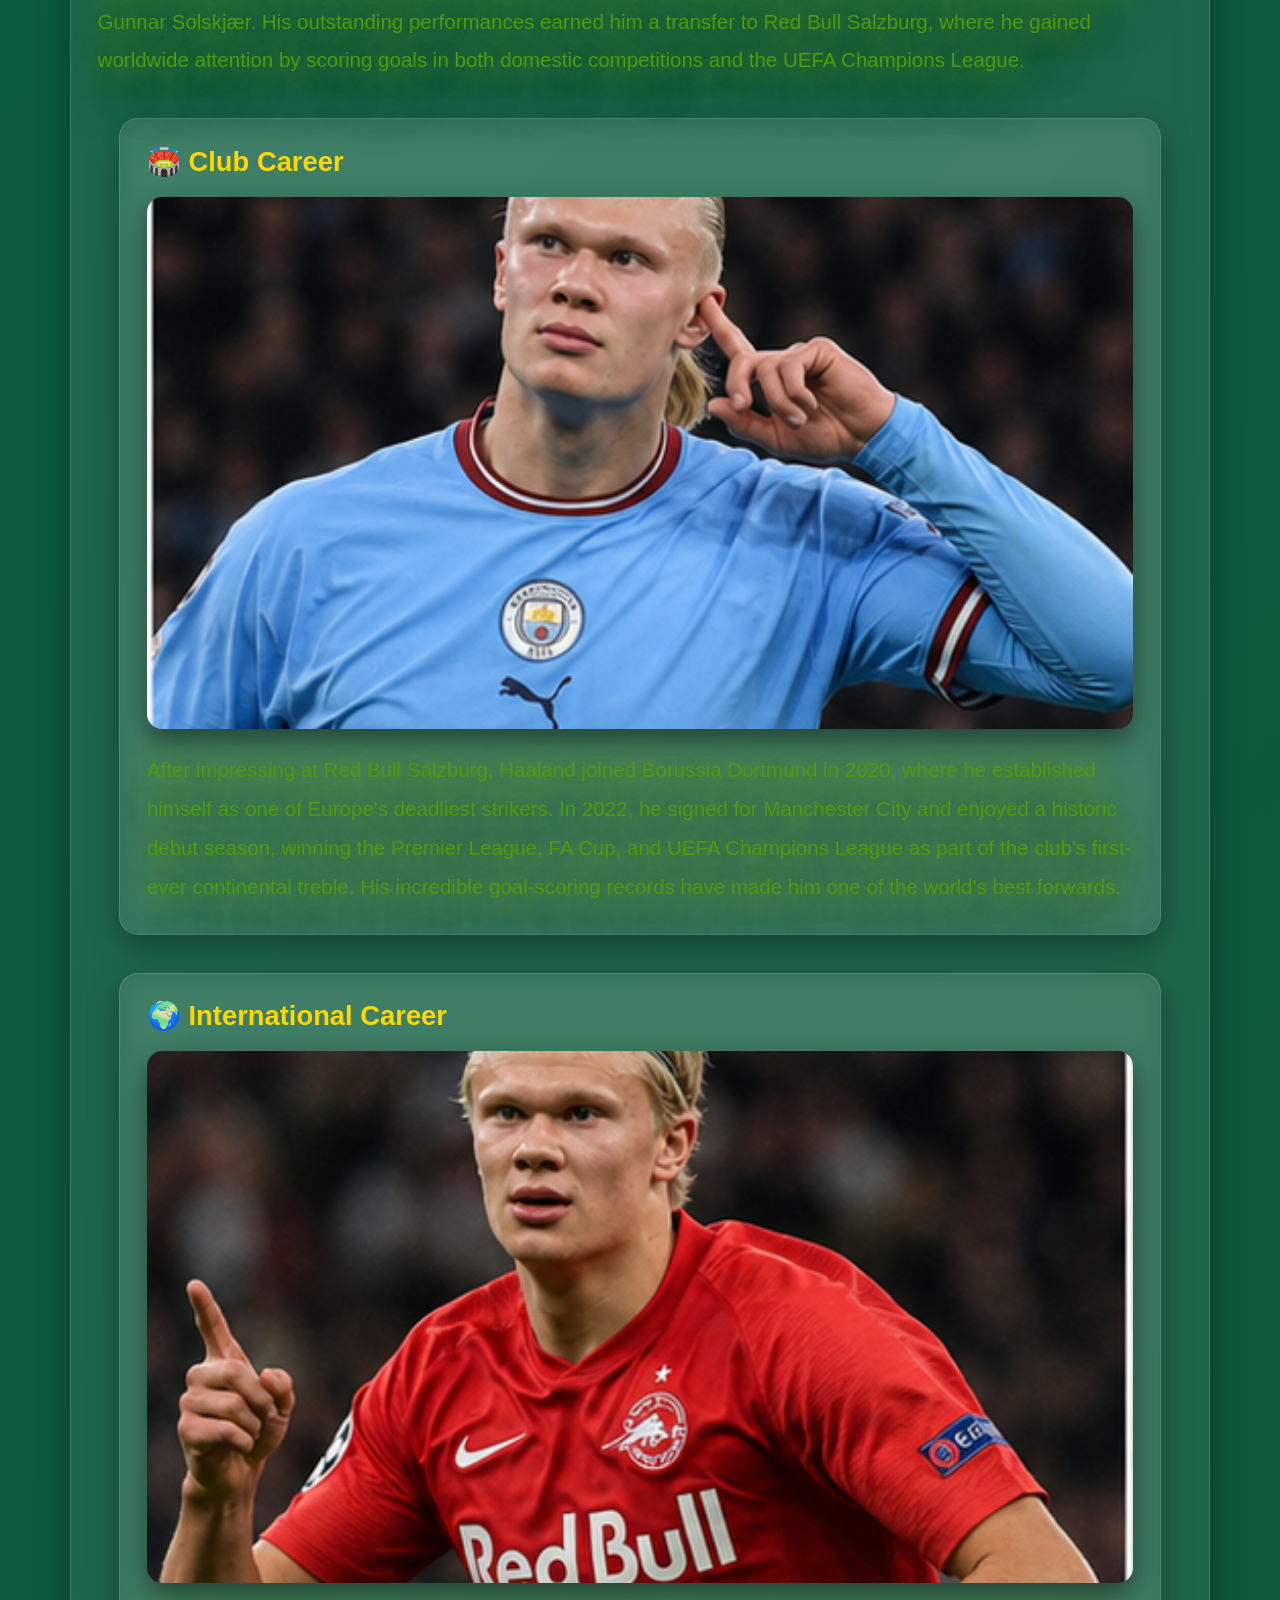
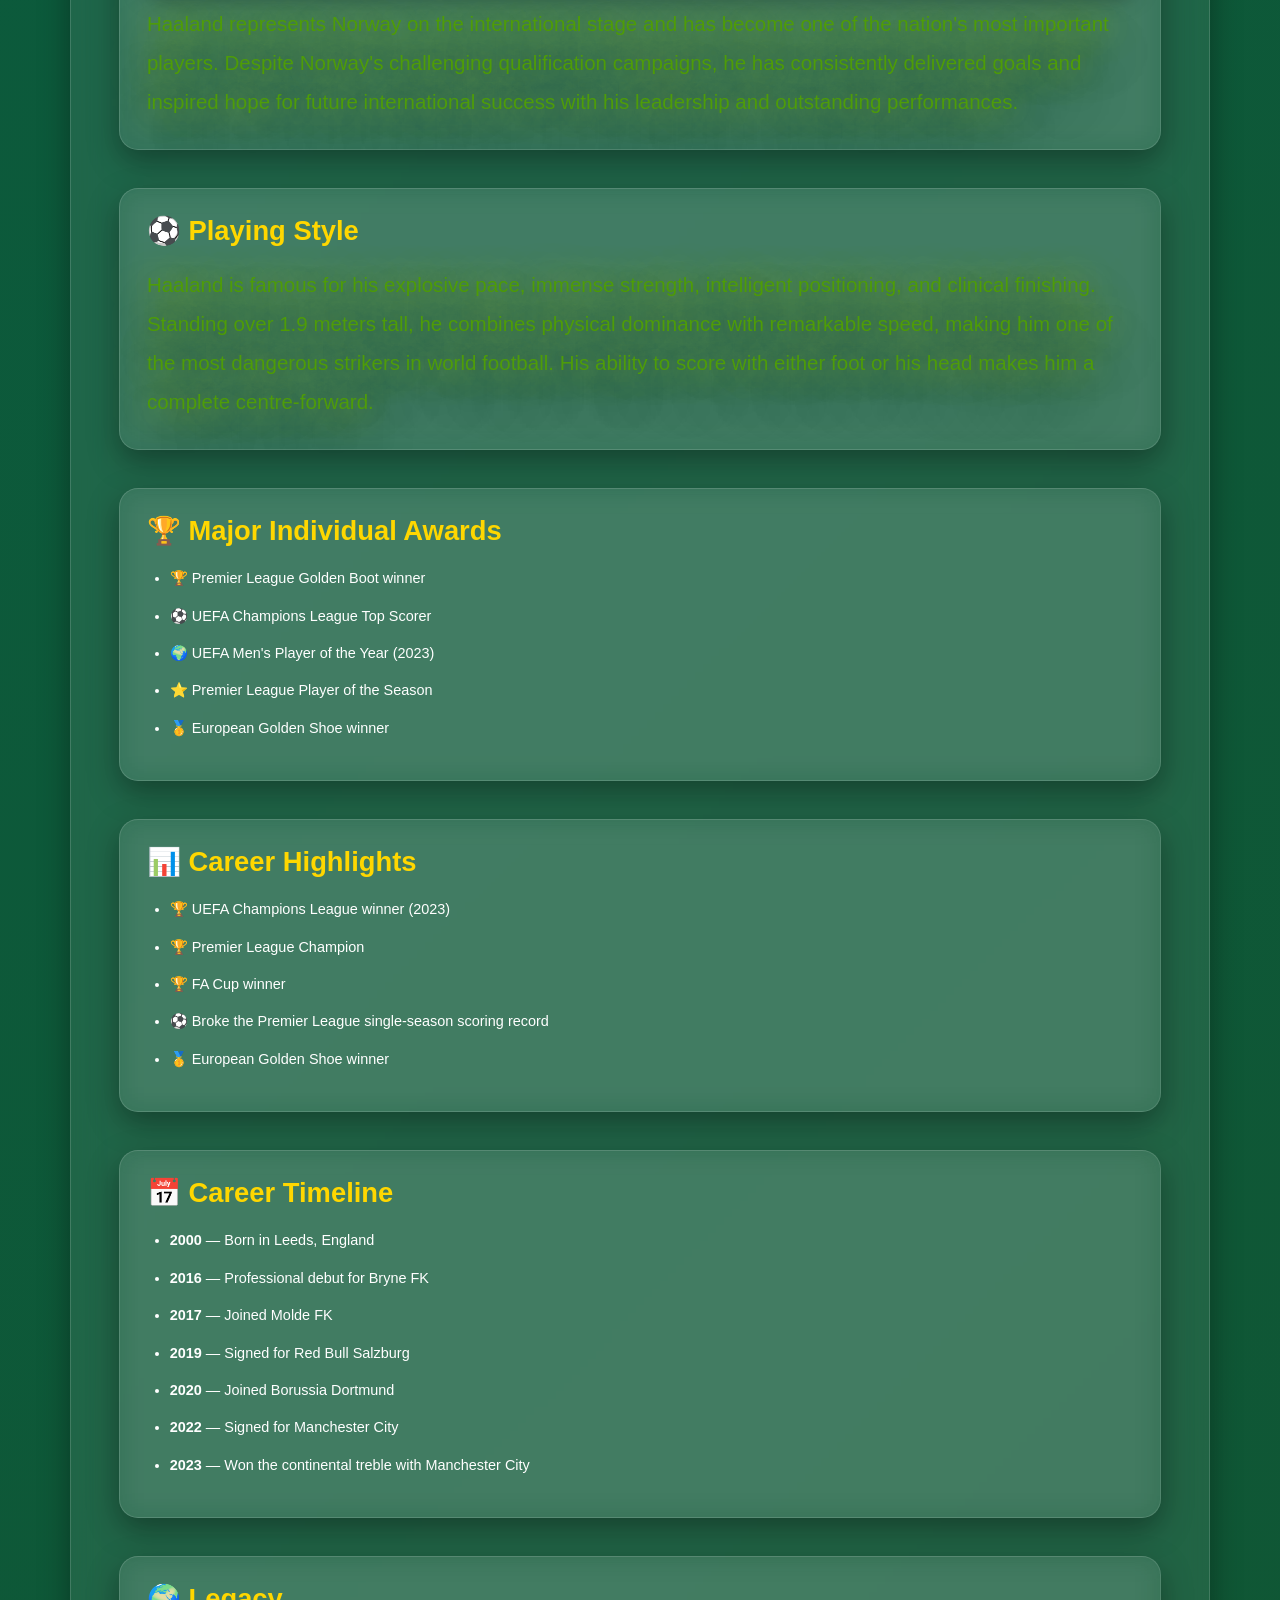
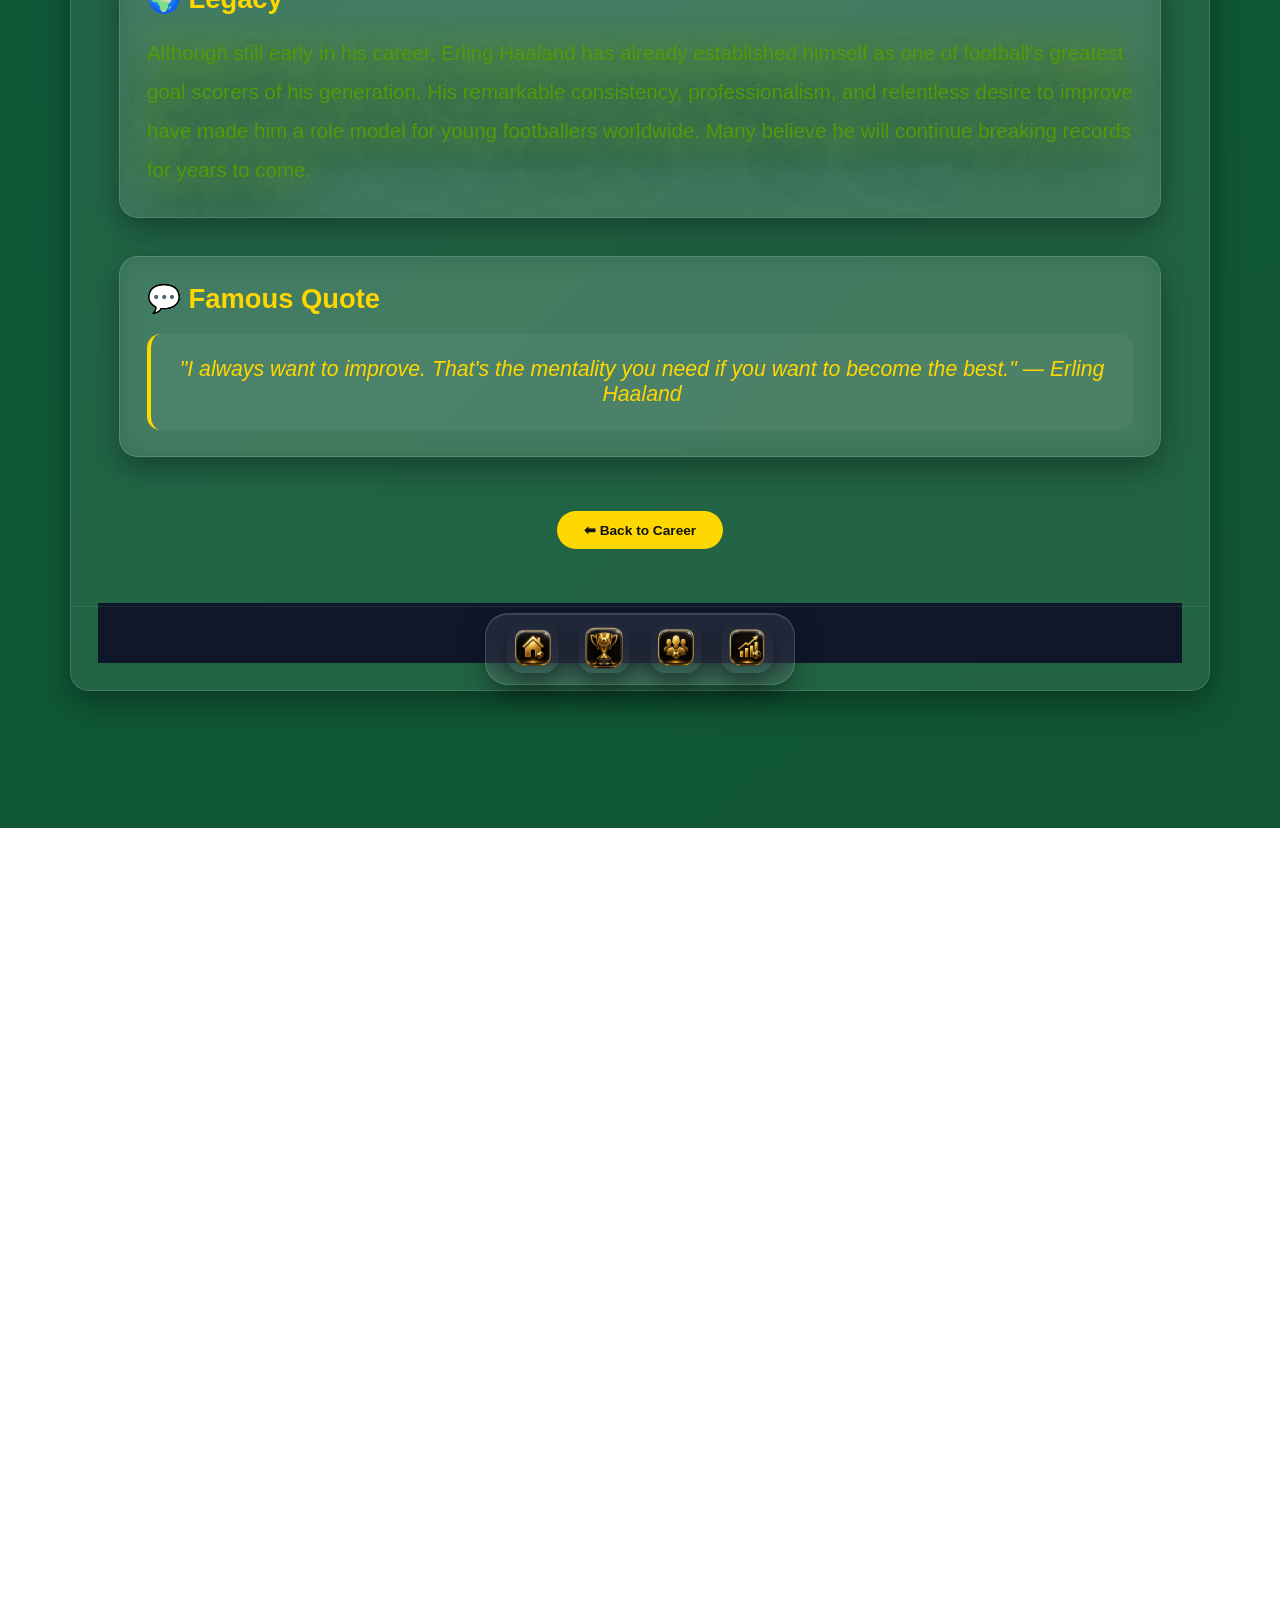
<file: journey/haaland.html>
<!doctype html>
<html lang="en">
  <head>
    <meta charset="UTF-8" />
    <meta name="viewport" content="width=device-width, initial-scale=1.0" />
    <title>Erling Haaland | Football World</title>
    <link rel="stylesheet" href="../styles.css" />
  </head>
  <body>
    <header class="journey-hero">
      <h1>🇳🇴 Erling Haaland</h1>
      <h2>The Goal Machine</h2>
      <p>
Erling Haaland is one of the most prolific strikers of the modern era. Known
for his incredible speed, strength, clinical finishing, and remarkable
goal-scoring consistency, the Norwegian superstar has broken numerous records
at a young age. From his early days in Norway to dominating Europe's biggest
competitions, Haaland has become one of football's brightest stars.
</p>
    </header>
    <section class="hero-card">
      <img src="../PLAYERS CARD/haaland..png" alt="Erling Haaland" />
    </section>
    <section class="journey-section">
      <h2>👶 Early Life</h2>
      <img src="backgrounds/haaland/image_01.png" />
      <p>
Erling Braut Haaland was born on 21 July 2000 in Leeds, England, while his
father Alf-Inge Haaland was playing in the Premier League. He later grew up in
Bryne, Norway, where he developed a passion for football from an early age.
Inspired by his father's career, Haaland quickly stood out for his athleticism,
determination, and natural goal-scoring ability.
</p>
</section>
    <section class="journey-section">
      <h2>⚽ Youth Career</h2>
      <img src="backgrounds/haaland/image_09.png" />
      <p>
Haaland began his football journey at Bryne FK's youth academy. His impressive
performances and physical development made him one of Norway's brightest young
prospects. His powerful finishing and intelligent movement attracted scouts
from clubs across Europe.
</p>
    </section>
    <section class="journey-section">
      <h2>🌟 Professional Debut</h2>
      <img src="backgrounds/haaland/image_05.png" />
    <p>
Haaland made his professional debut for Bryne FK in 2016 before moving to Molde
under legendary manager Ole Gunnar Solskjær. His outstanding performances
earned him a transfer to Red Bull Salzburg, where he gained worldwide attention
by scoring goals in both domestic competitions and the UEFA Champions League.
</p>
    <section class="journey-section">
      <h2>🏟️ Club Career</h2>
      <img src="backgrounds/haaland/image_06.png" />
      <p>
After impressing at Red Bull Salzburg, Haaland joined Borussia Dortmund in
2020, where he established himself as one of Europe's deadliest strikers. In
2022, he signed for Manchester City and enjoyed a historic debut season,
winning the Premier League, FA Cup, and UEFA Champions League as part of the
club's first-ever continental treble. His incredible goal-scoring records have
made him one of the world's best forwards.
</p>
    </section>
    <section class="journey-section">
      <h2>🌍 International Career</h2>
      <img src="backgrounds/haaland/image_08.png" />
      <p>
Haaland represents Norway on the international stage and has become one of the
nation's most important players. Despite Norway's challenging qualification
campaigns, he has consistently delivered goals and inspired hope for future
international success with his leadership and outstanding performances.
</p>
    </section>
    <section class="journey-section">
      <h2>⚽ Playing Style</h2>
      <p>
Haaland is famous for his explosive pace, immense strength, intelligent
positioning, and clinical finishing. Standing over 1.9 meters tall, he combines
physical dominance with remarkable speed, making him one of the most dangerous
strikers in world football. His ability to score with either foot or his head
makes him a complete centre-forward.
</p>
    </section>
    <section class="journey-section">
      <h2>🏆 Major Individual Awards</h2>
       <ul>
<li>🏆 Premier League Golden Boot winner</li>
<li>⚽ UEFA Champions League Top Scorer</li>
<li>🌍 UEFA Men's Player of the Year (2023)</li>
<li>⭐ Premier League Player of the Season</li>
<li>🥇 European Golden Shoe winner</li>
</ul>
    </section>
    <section class="journey-section">
      <h2>📊 Career Highlights</h2>
      <ul>
<li>🏆 UEFA Champions League winner (2023)</li>
<li>🏆 Premier League Champion</li>
<li>🏆 FA Cup winner</li>
<li>⚽ Broke the Premier League single-season scoring record</li>
<li>🥇 European Golden Shoe winner</li>
</ul>
    </section>
    <section class="journey-section">
      <h2>📅 Career Timeline</h2>
      <ul>
<li><strong>2000</strong> — Born in Leeds, England</li>
<li><strong>2016</strong> — Professional debut for Bryne FK</li>
<li><strong>2017</strong> — Joined Molde FK</li>
<li><strong>2019</strong> — Signed for Red Bull Salzburg</li>
<li><strong>2020</strong> — Joined Borussia Dortmund</li>
<li><strong>2022</strong> — Signed for Manchester City</li>
<li><strong>2023</strong> — Won the continental treble with Manchester City</li>
</ul>
    </section>
    <section class="journey-section">
      <h2>🌍 Legacy</h2>
      <p>
Although still early in his career, Erling Haaland has already established
himself as one of football's greatest goal scorers of his generation. His
remarkable consistency, professionalism, and relentless desire to improve have
made him a role model for young footballers worldwide. Many believe he will
continue breaking records for years to come.
</p>
    </section>
    <section class="journey-section">
      <h2>💬 Famous Quote</h2>
      <blockquote>
"I always want to improve. That's the mentality you need if you want to become the best."
— Erling Haaland
</blockquote>
    </section>
    <div class="back-home"><a href="../career.html">⬅ Back to Career</a></div>
    <footer>
      <div class="dock-container">
        <div class="dock-bg"></div>
        <nav class="mac-dock">
          <a href="../index.html" class="dock-icon"
            ><img src="../Dock icons/home.png" /><span>Home</span></a
        >
          <a href="../matches.html" class="dock-icon"
          ><img src="../Dock icons/trophy.png" /><span>Matches</span></a
          >
          <a href="../players.html" class="dock-icon"
            ><img src="../Dock icons/players.png" /><span>Players</span></a
          >
          <a href="../career.html" class="dock-icon"
            ><img src="../Dock icons/career.png" /><span>Career</span></a
            >
        </nav>
      </div>
    </footer>
  </body>
</html>
</file>
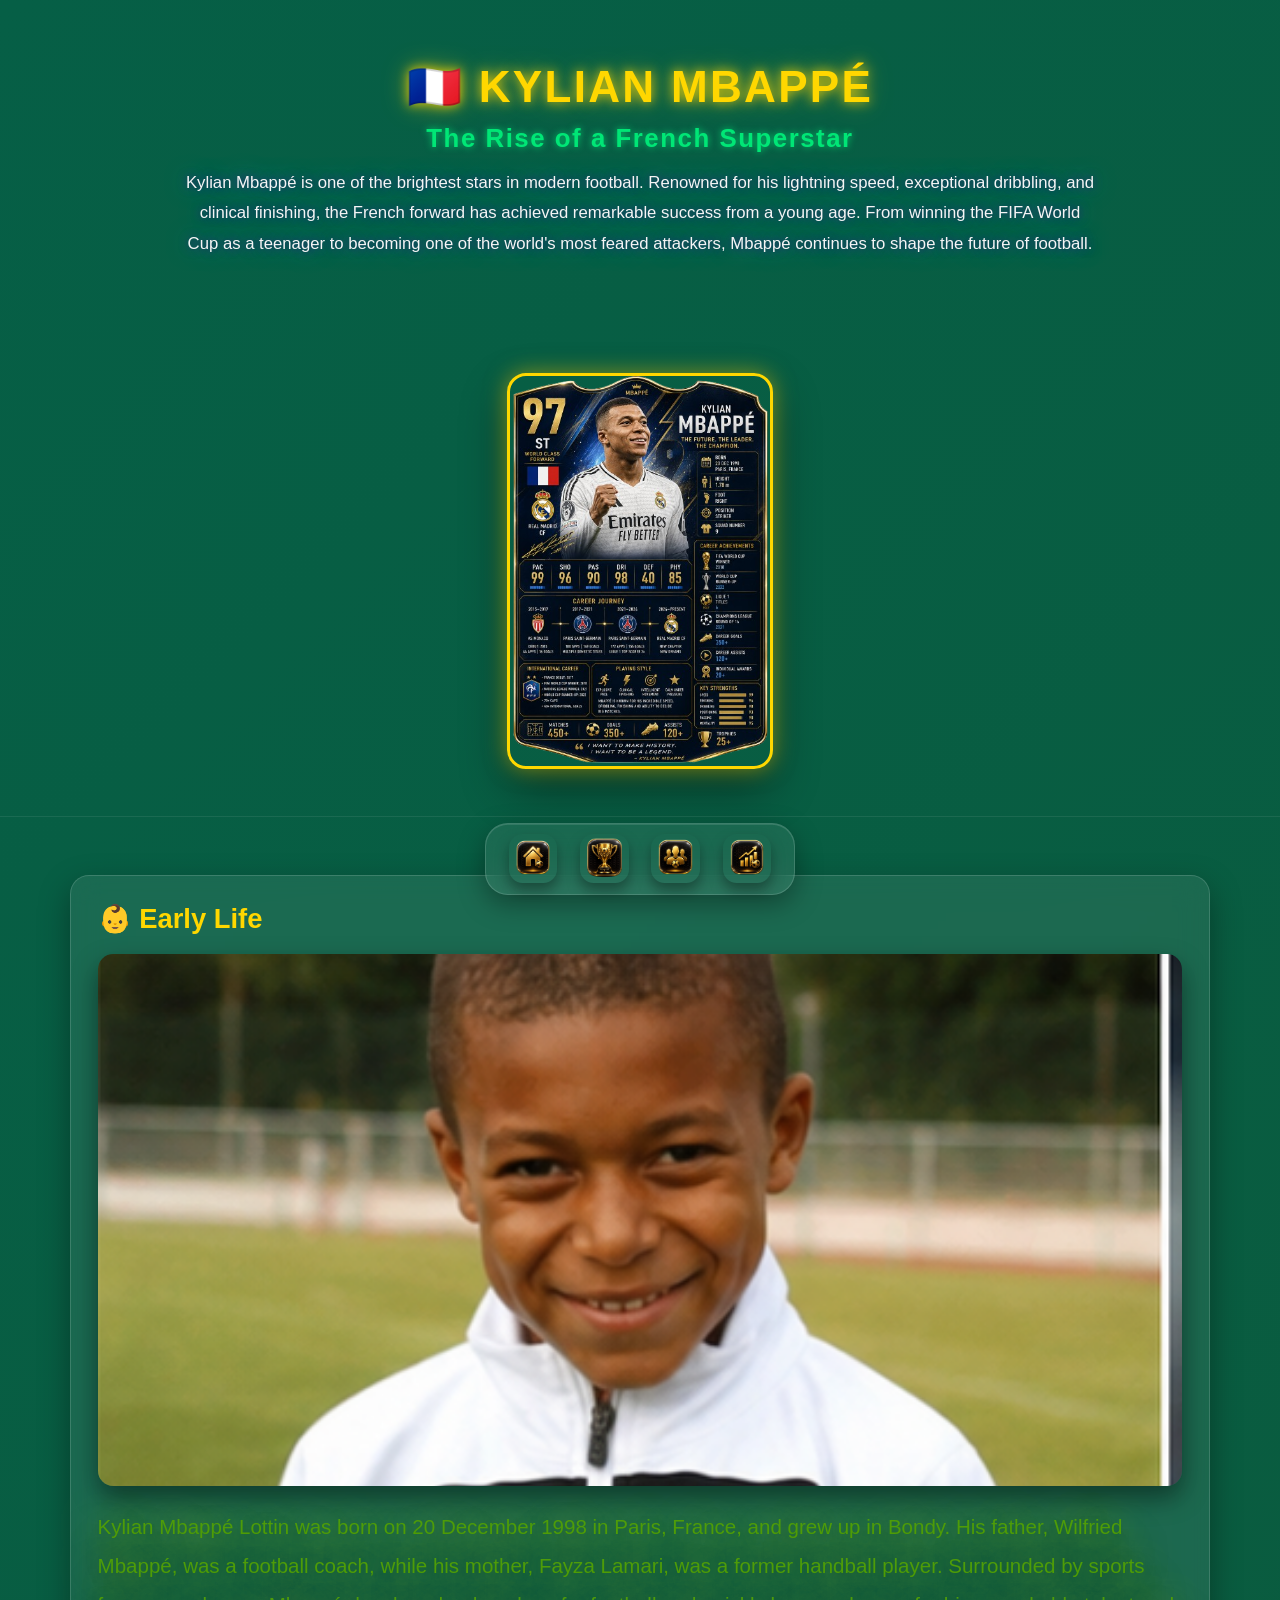
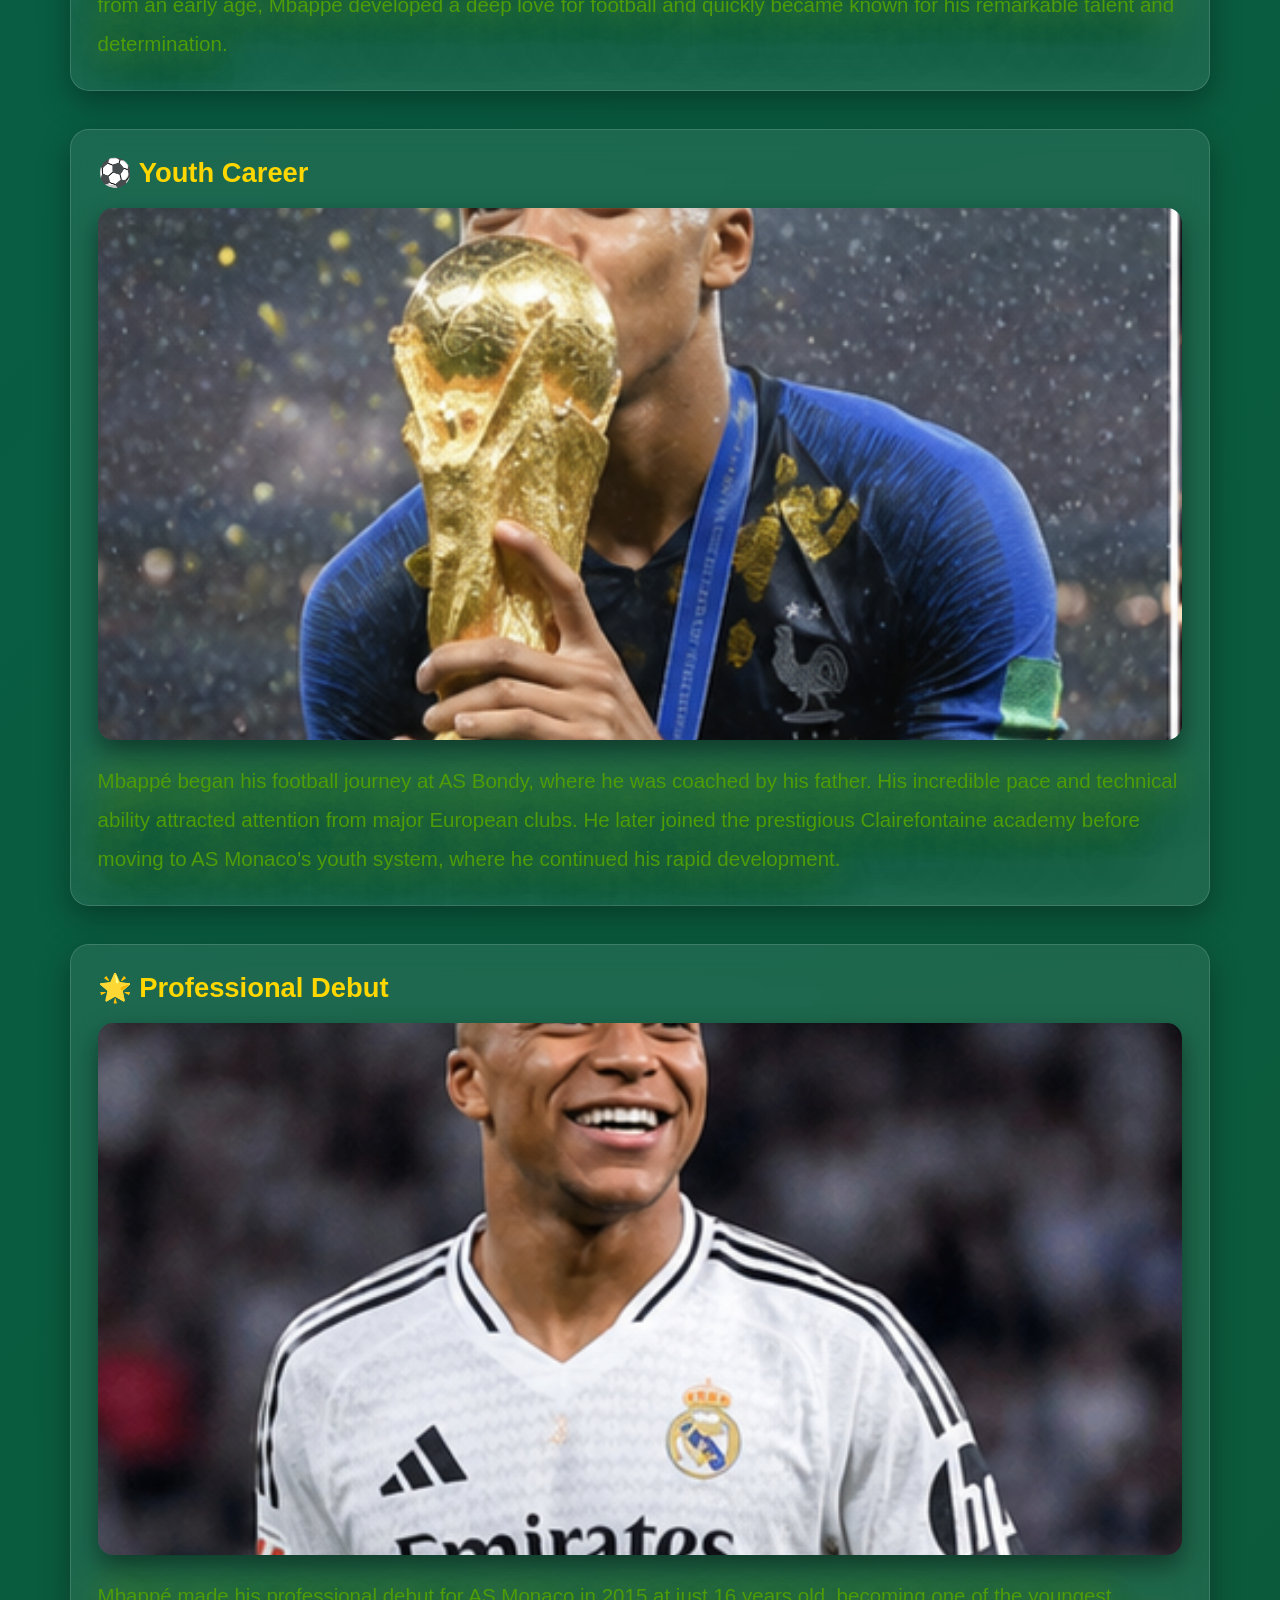
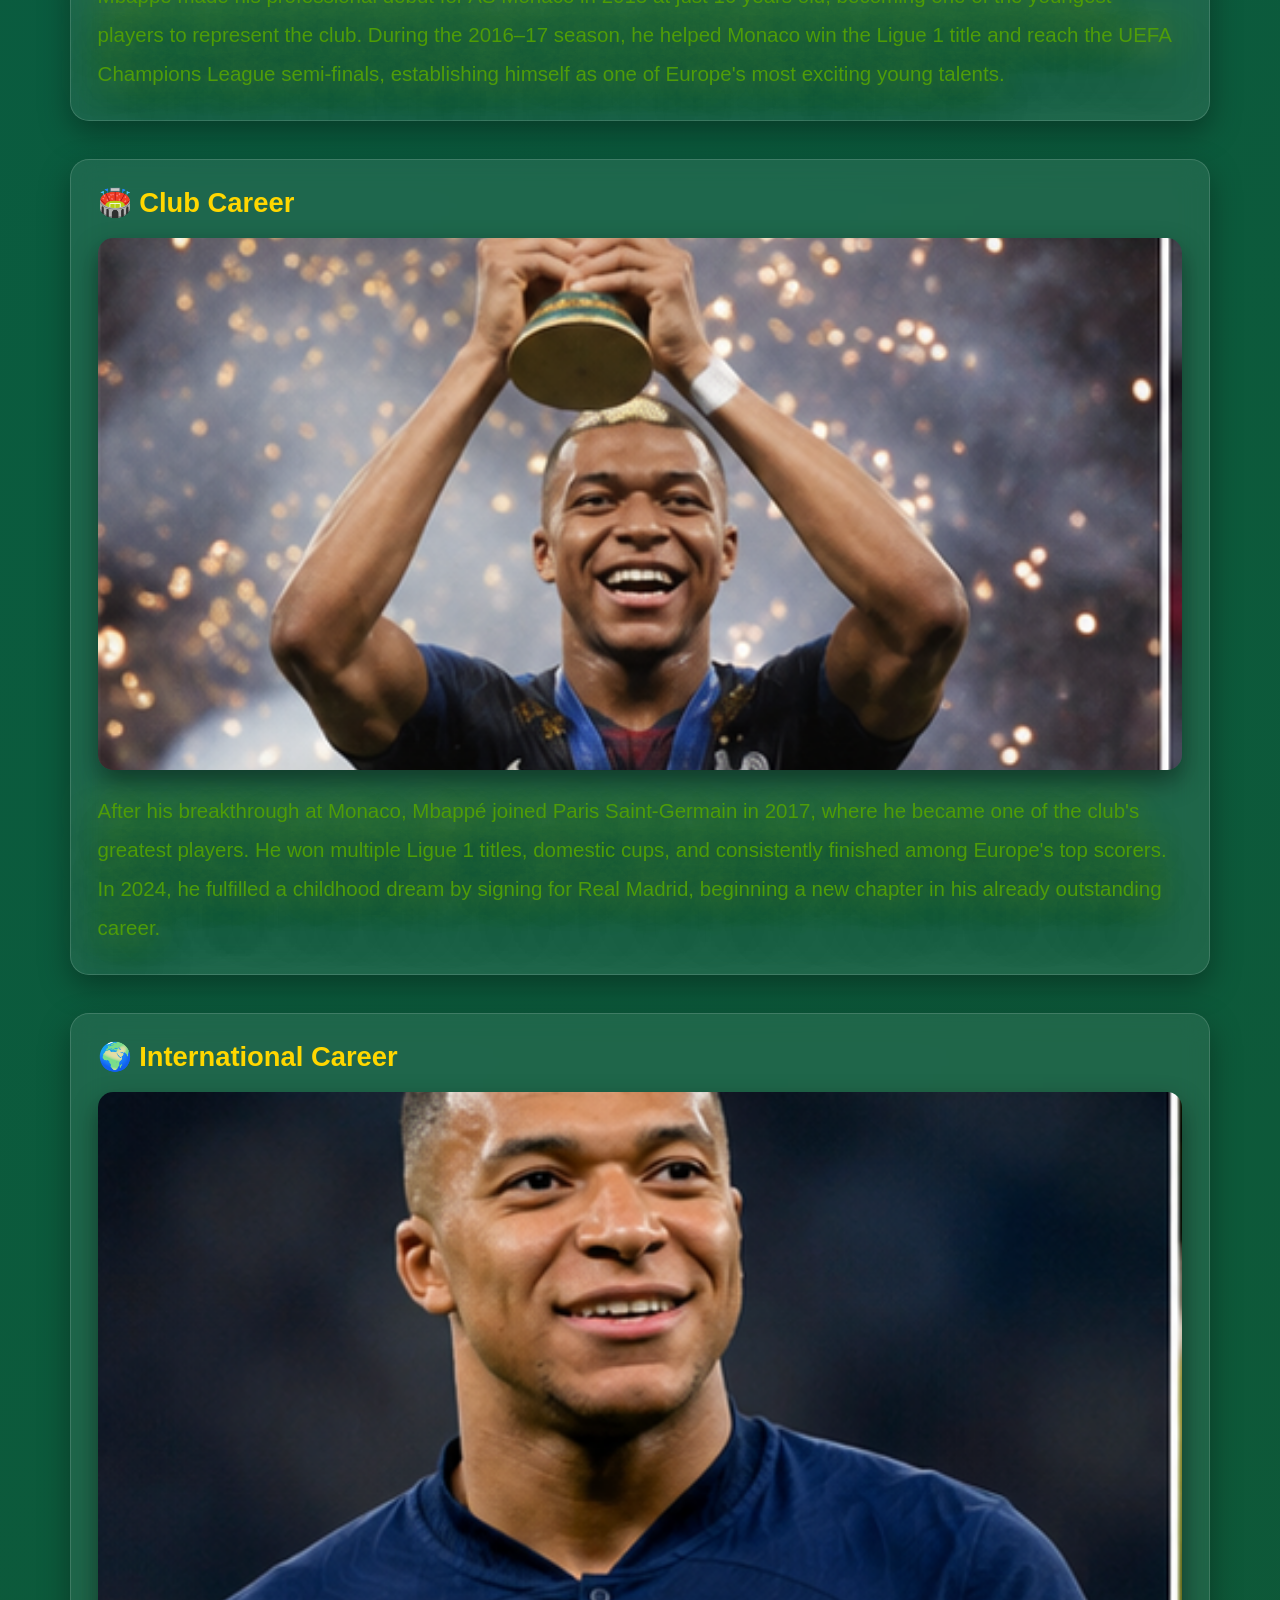
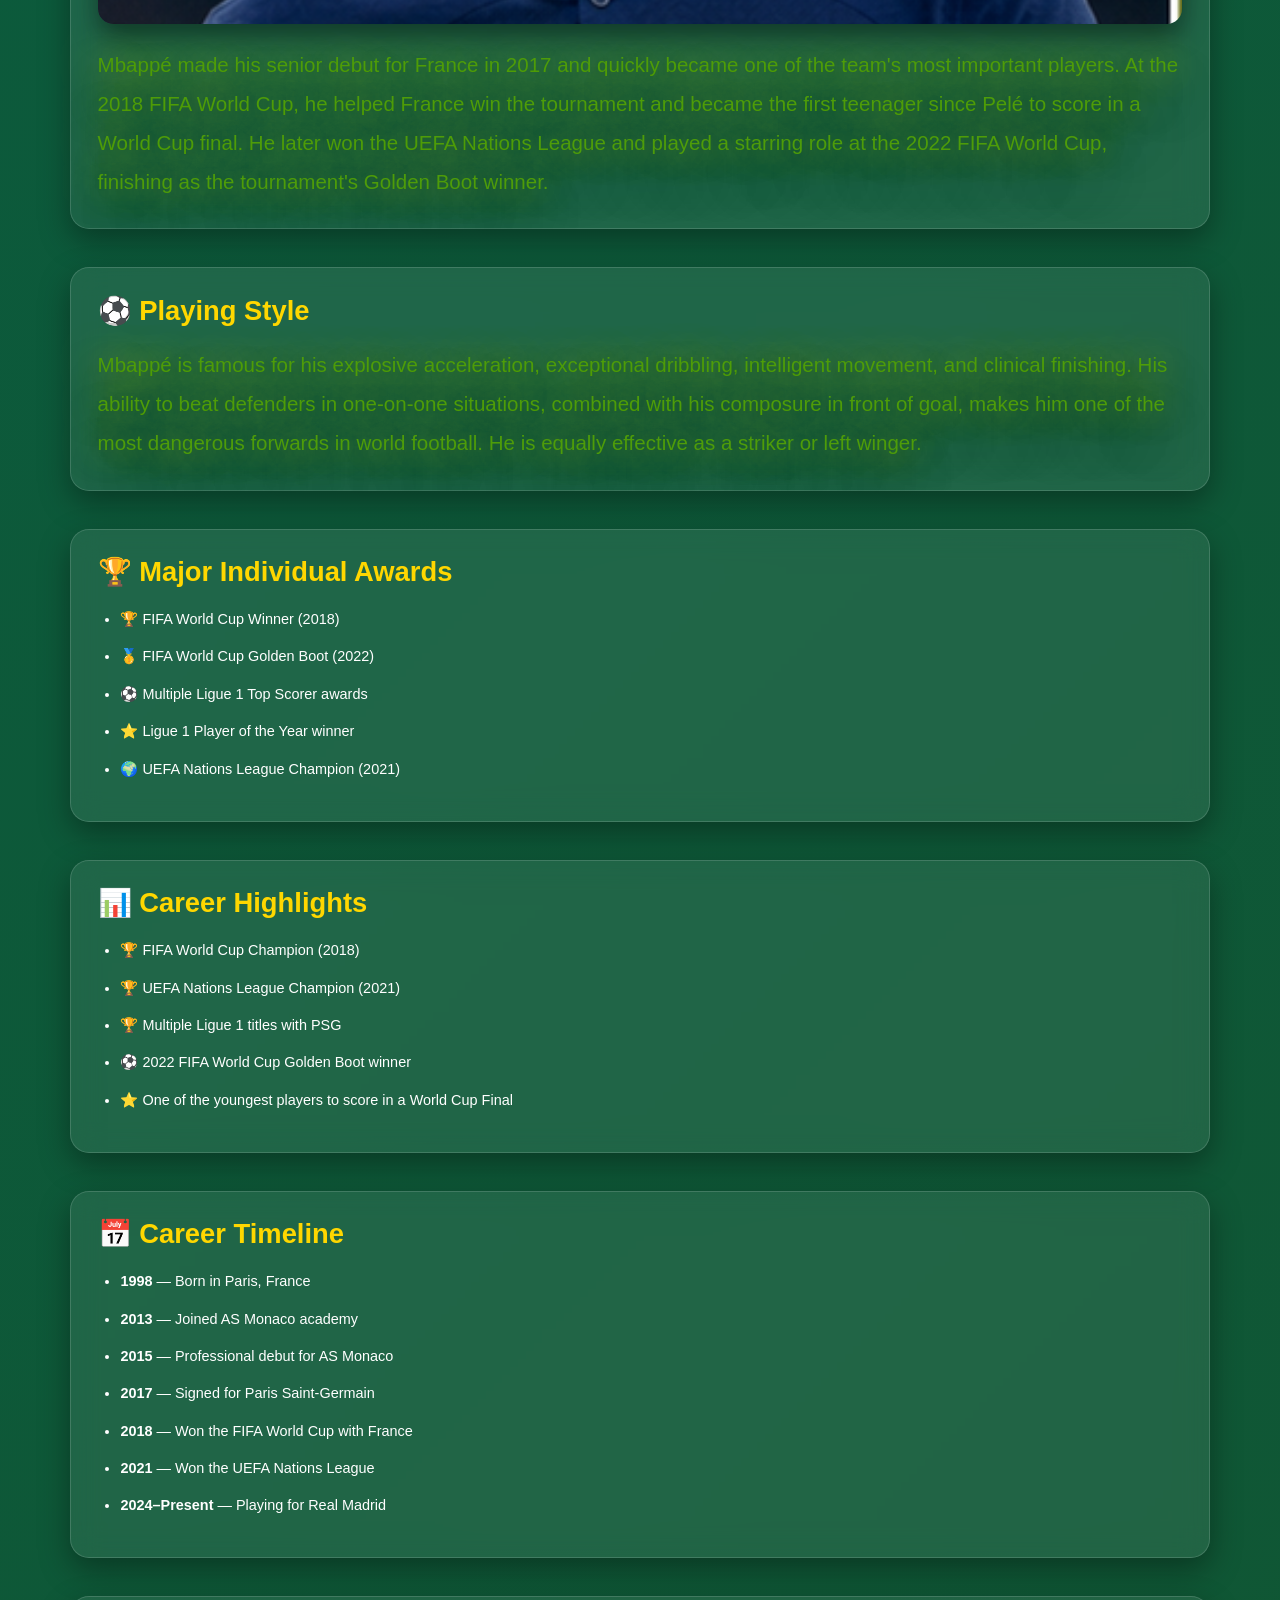
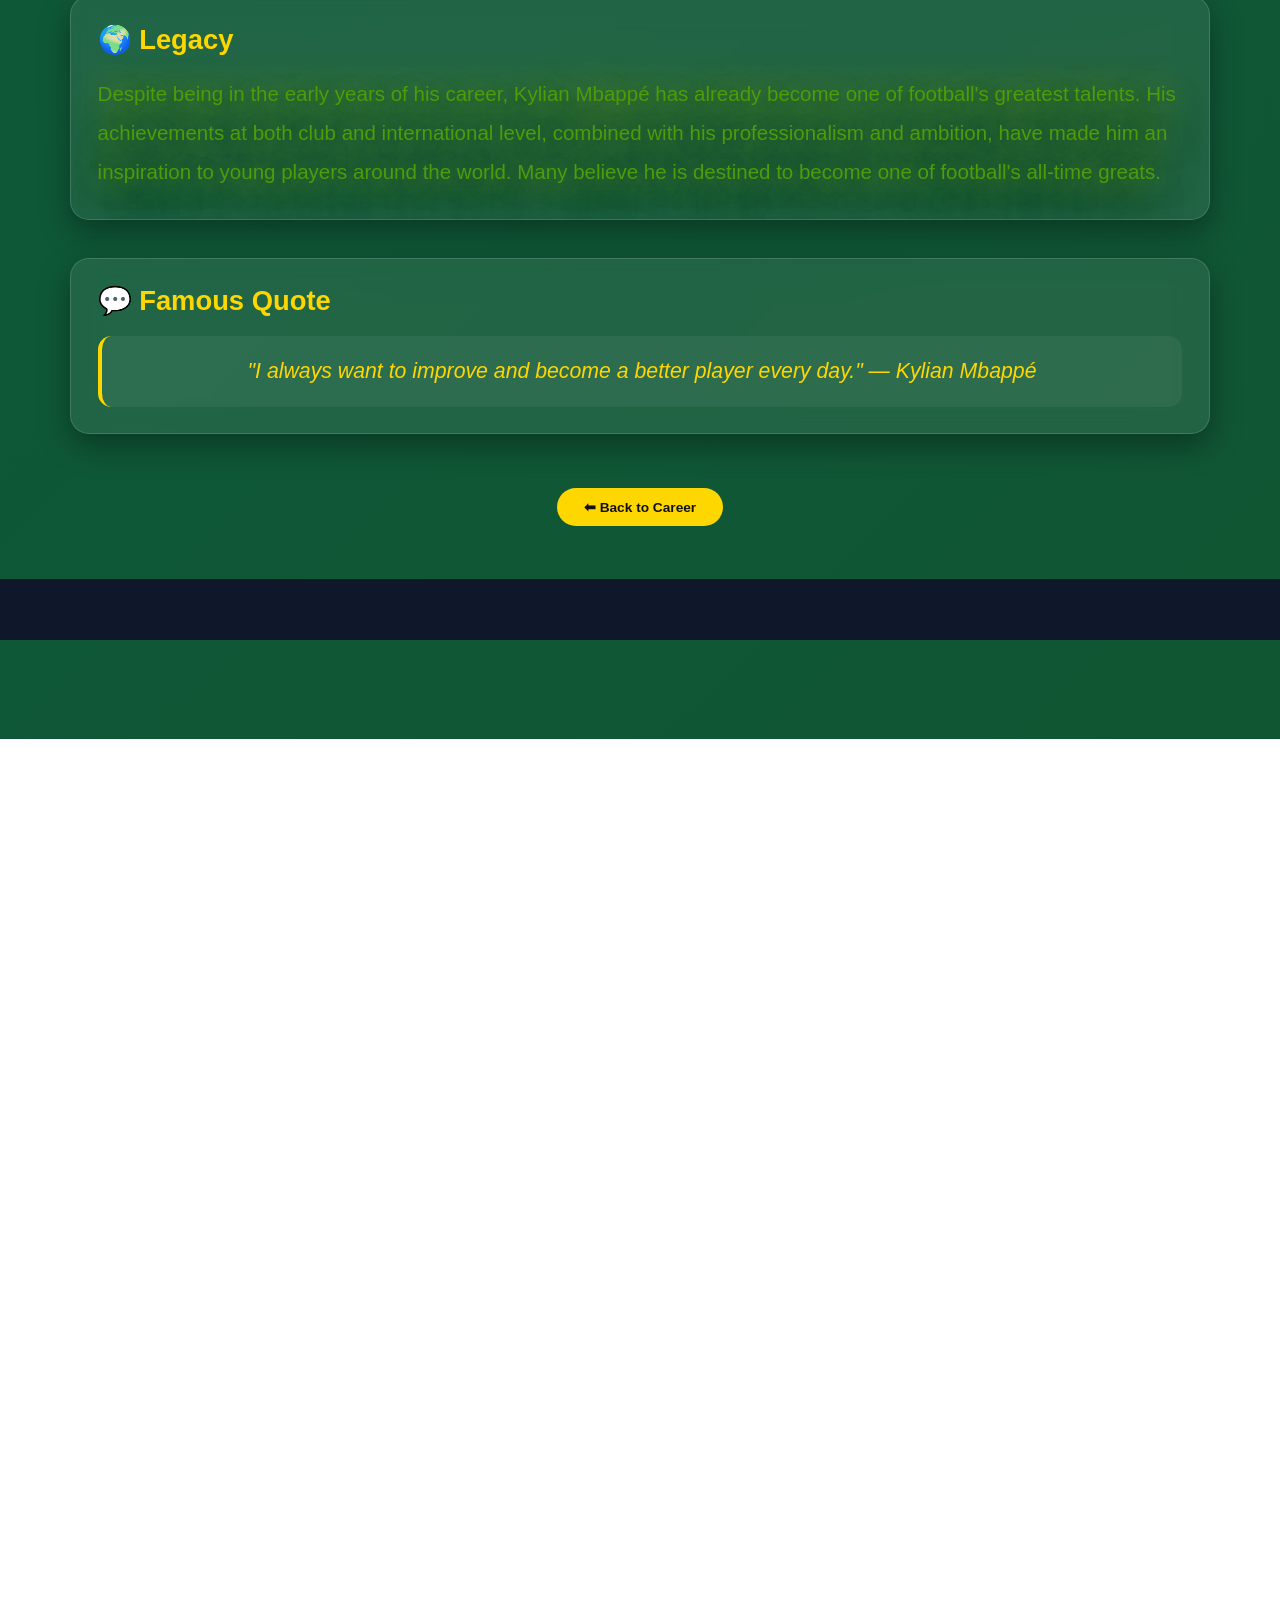
<file: journey/mbappe.html>
<!doctype html>
<html lang="en">
  <head>
    <meta charset="UTF-8" />
    <meta name="viewport" content="width=device-width, initial-scale=1.0" />
    <title>Kylian Mbappé | Football World</title>
    <link rel="stylesheet" href="../styles.css" />
  </head>
  <body>
    <header class="journey-hero">
      <h1>🇫🇷 Kylian Mbappé</h1>
      <h2>The Rise of a French Superstar</h2>
      <p>
Kylian Mbappé is one of the brightest stars in modern football. Renowned for
his lightning speed, exceptional dribbling, and clinical finishing, the French
forward has achieved remarkable success from a young age. From winning the FIFA
World Cup as a teenager to becoming one of the world's most feared attackers,
Mbappé continues to shape the future of football.
</p>
    </header>
    <section class="hero-card">
      <img src="../PLAYERS CARD/mpbape..png" alt="Kylian Mbappé" />
    </section>
    <section class="journey-section">
      <h2>👶 Early Life</h2>
      <img src="backgrounds/mbappe/image_05.png" />
    <p>
Kylian Mbappé Lottin was born on 20 December 1998 in Paris, France, and grew up
in Bondy. His father, Wilfried Mbappé, was a football coach, while his mother,
Fayza Lamari, was a former handball player. Surrounded by sports from an early
age, Mbappé developed a deep love for football and quickly became known for his
remarkable talent and determination.
</p>
    </section>
    <section class="journey-section">
      <h2>⚽ Youth Career</h2>
      <img src="backgrounds/mbappe/image_01.png" />
      <p>
Mbappé began his football journey at AS Bondy, where he was coached by his
father. His incredible pace and technical ability attracted attention from
major European clubs. He later joined the prestigious Clairefontaine academy
before moving to AS Monaco's youth system, where he continued his rapid
development.
</p>
    </section>
    <section class="journey-section">
      <h2>🌟 Professional Debut</h2>
      <img src="backgrounds/mbappe/image_04.png" />
      <p>
Mbappé made his professional debut for AS Monaco in 2015 at just 16 years old,
becoming one of the youngest players to represent the club. During the
2016–17 season, he helped Monaco win the Ligue 1 title and reach the UEFA
Champions League semi-finals, establishing himself as one of Europe's most
exciting young talents.
</p>
    </section>
    <section class="journey-section">
      <h2>🏟️ Club Career</h2>
      <img src="backgrounds/mbappe/image_08.png" />
      <p>
After his breakthrough at Monaco, Mbappé joined Paris Saint-Germain in 2017,
where he became one of the club's greatest players. He won multiple Ligue 1
titles, domestic cups, and consistently finished among Europe's top scorers. In
2024, he fulfilled a childhood dream by signing for Real Madrid, beginning a
new chapter in his already outstanding career.
</p>
    </section>
    <section class="journey-section">
      <h2>🌍 International Career</h2>
      <img src="backgrounds/mbappe/image_02.png" />
      <p>
Mbappé made his senior debut for France in 2017 and quickly became one of the
team's most important players. At the 2018 FIFA World Cup, he helped France win
the tournament and became the first teenager since Pelé to score in a World Cup
final. He later won the UEFA Nations League and played a starring role at the
2022 FIFA World Cup, finishing as the tournament's Golden Boot winner.
</p>
    </section>
    <section class="journey-section">
      <h2>⚽ Playing Style</h2>
      <p>
Mbappé is famous for his explosive acceleration, exceptional dribbling,
intelligent movement, and clinical finishing. His ability to beat defenders in
one-on-one situations, combined with his composure in front of goal, makes him
one of the most dangerous forwards in world football. He is equally effective
as a striker or left winger.
</p>
    </section>
    <section class="journey-section">
      <h2>🏆 Major Individual Awards</h2>
     <ul>
<li>🏆 FIFA World Cup Winner (2018)</li>
<li>🥇 FIFA World Cup Golden Boot (2022)</li>
<li>⚽ Multiple Ligue 1 Top Scorer awards</li>
<li>⭐ Ligue 1 Player of the Year winner</li>
<li>🌍 UEFA Nations League Champion (2021)</li>
</ul>
    </section>
    <section class="journey-section">
      <h2>📊 Career Highlights</h2>
      <ul>
<li>🏆 FIFA World Cup Champion (2018)</li>
<li>🏆 UEFA Nations League Champion (2021)</li>
<li>🏆 Multiple Ligue 1 titles with PSG</li>
<li>⚽ 2022 FIFA World Cup Golden Boot winner</li>
<li>⭐ One of the youngest players to score in a World Cup Final</li>
</ul>
    </section>
    <section class="journey-section">
      <h2>📅 Career Timeline</h2>
     <ul>
<li><strong>1998</strong> — Born in Paris, France</li>
<li><strong>2013</strong> — Joined AS Monaco academy</li>
<li><strong>2015</strong> — Professional debut for AS Monaco</li>
<li><strong>2017</strong> — Signed for Paris Saint-Germain</li>
<li><strong>2018</strong> — Won the FIFA World Cup with France</li>
<li><strong>2021</strong> — Won the UEFA Nations League</li>
<li><strong>2024–Present</strong> — Playing for Real Madrid</li>
</ul>
    </section>
    <section class="journey-section">
      <h2>🌍 Legacy</h2>
      <p>
Despite being in the early years of his career, Kylian Mbappé has already
become one of football's greatest talents. His achievements at both club and
international level, combined with his professionalism and ambition, have made
him an inspiration to young players around the world. Many believe he is
destined to become one of football's all-time greats.
</p>
    </section>
    <section class="journey-section">
      <h2>💬 Famous Quote</h2>
      <blockquote>
"I always want to improve and become a better player every day."
— Kylian Mbappé
</blockquote>
    </section>
    <div class="back-home"><a href="../career.html">⬅ Back to Career</a></div>
   <footer>
      <div class="dock-container">
        <div class="dock-bg"></div>
        <nav class="mac-dock">
          <a href="../index.html" class="dock-icon"
            ><img src="../Dock icons/home.png" /><span>Home</span></a
        >
          <a href="../matches.html" class="dock-icon"
          ><img src="../Dock icons/trophy.png" /><span>Matches</span></a
          >
          <a href="../players.html" class="dock-icon"
            ><img src="../Dock icons/players.png" /><span>Players</span></a
          >
          <a href="../career.html" class="dock-icon"
            ><img src="../Dock icons/career.png" /><span>Career</span></a
            >
        </nav>
      </div>
    </footer>
  </body>
</html>
</file>
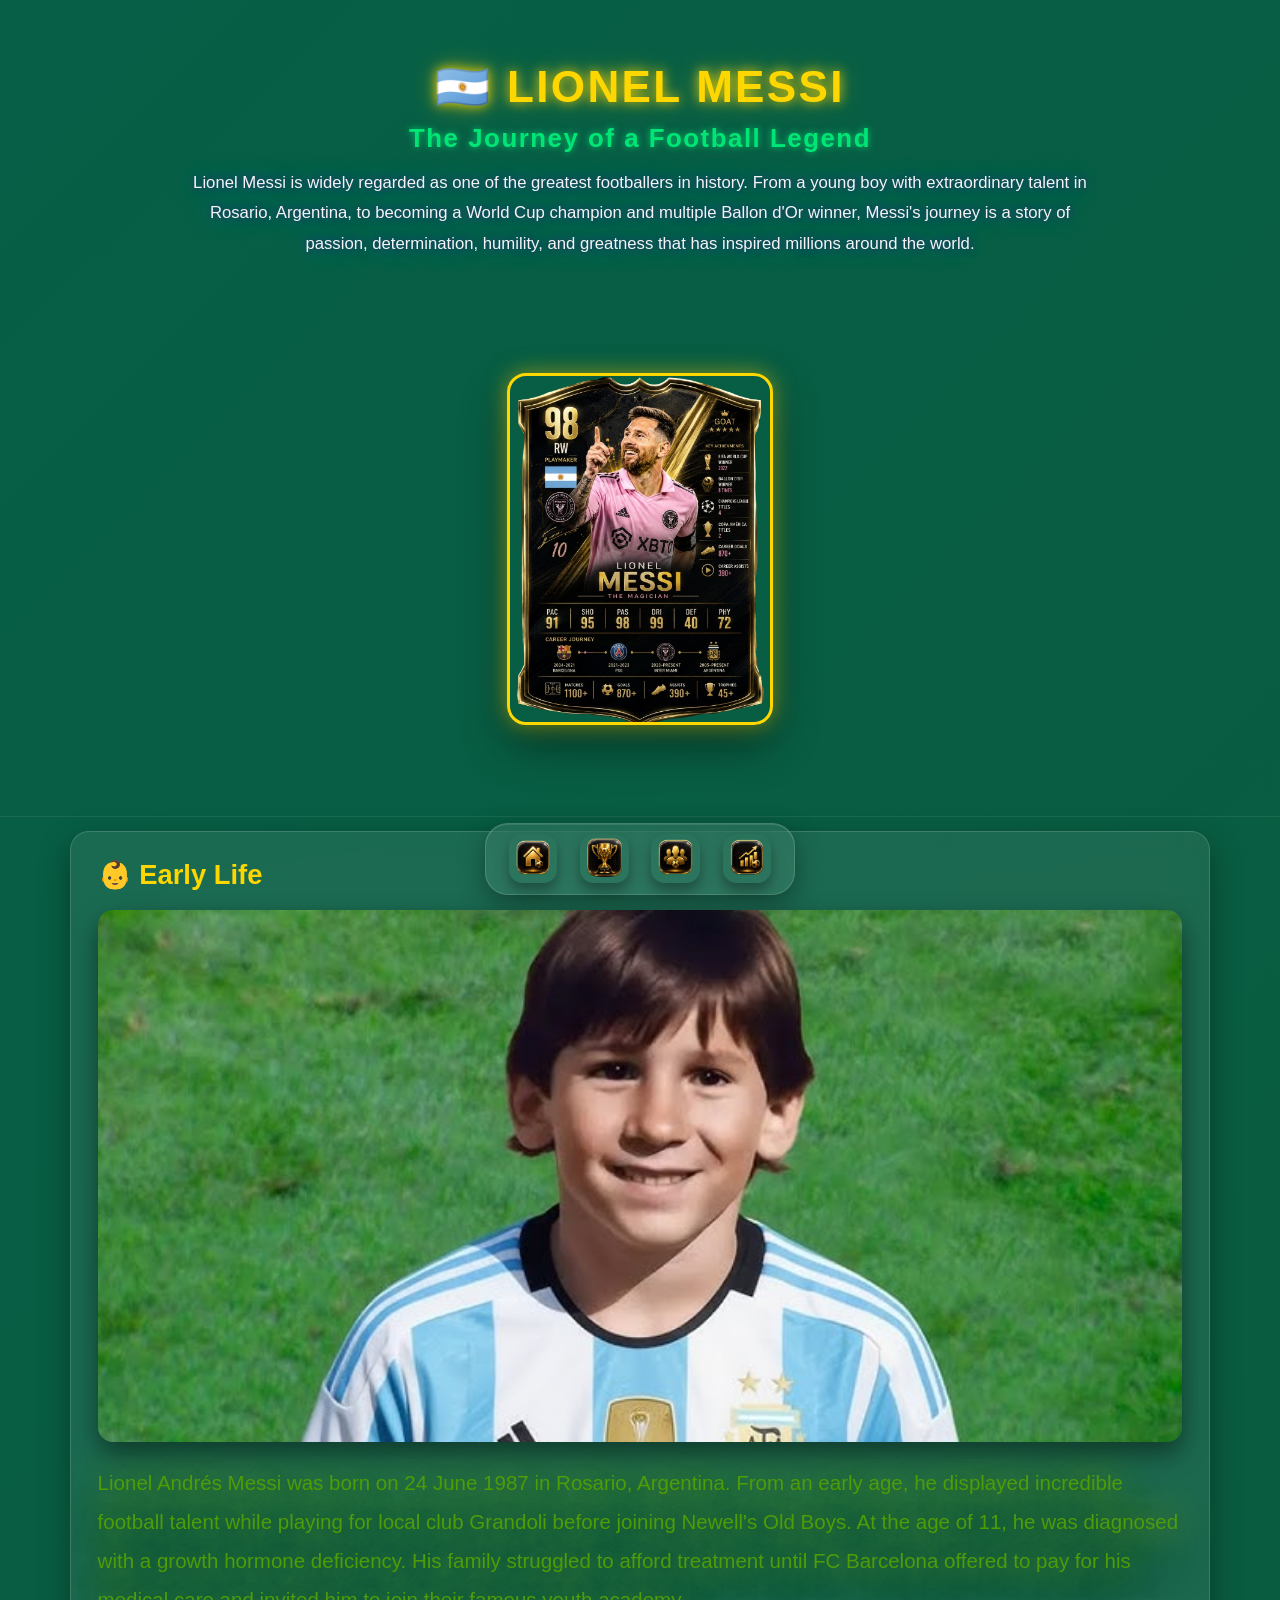
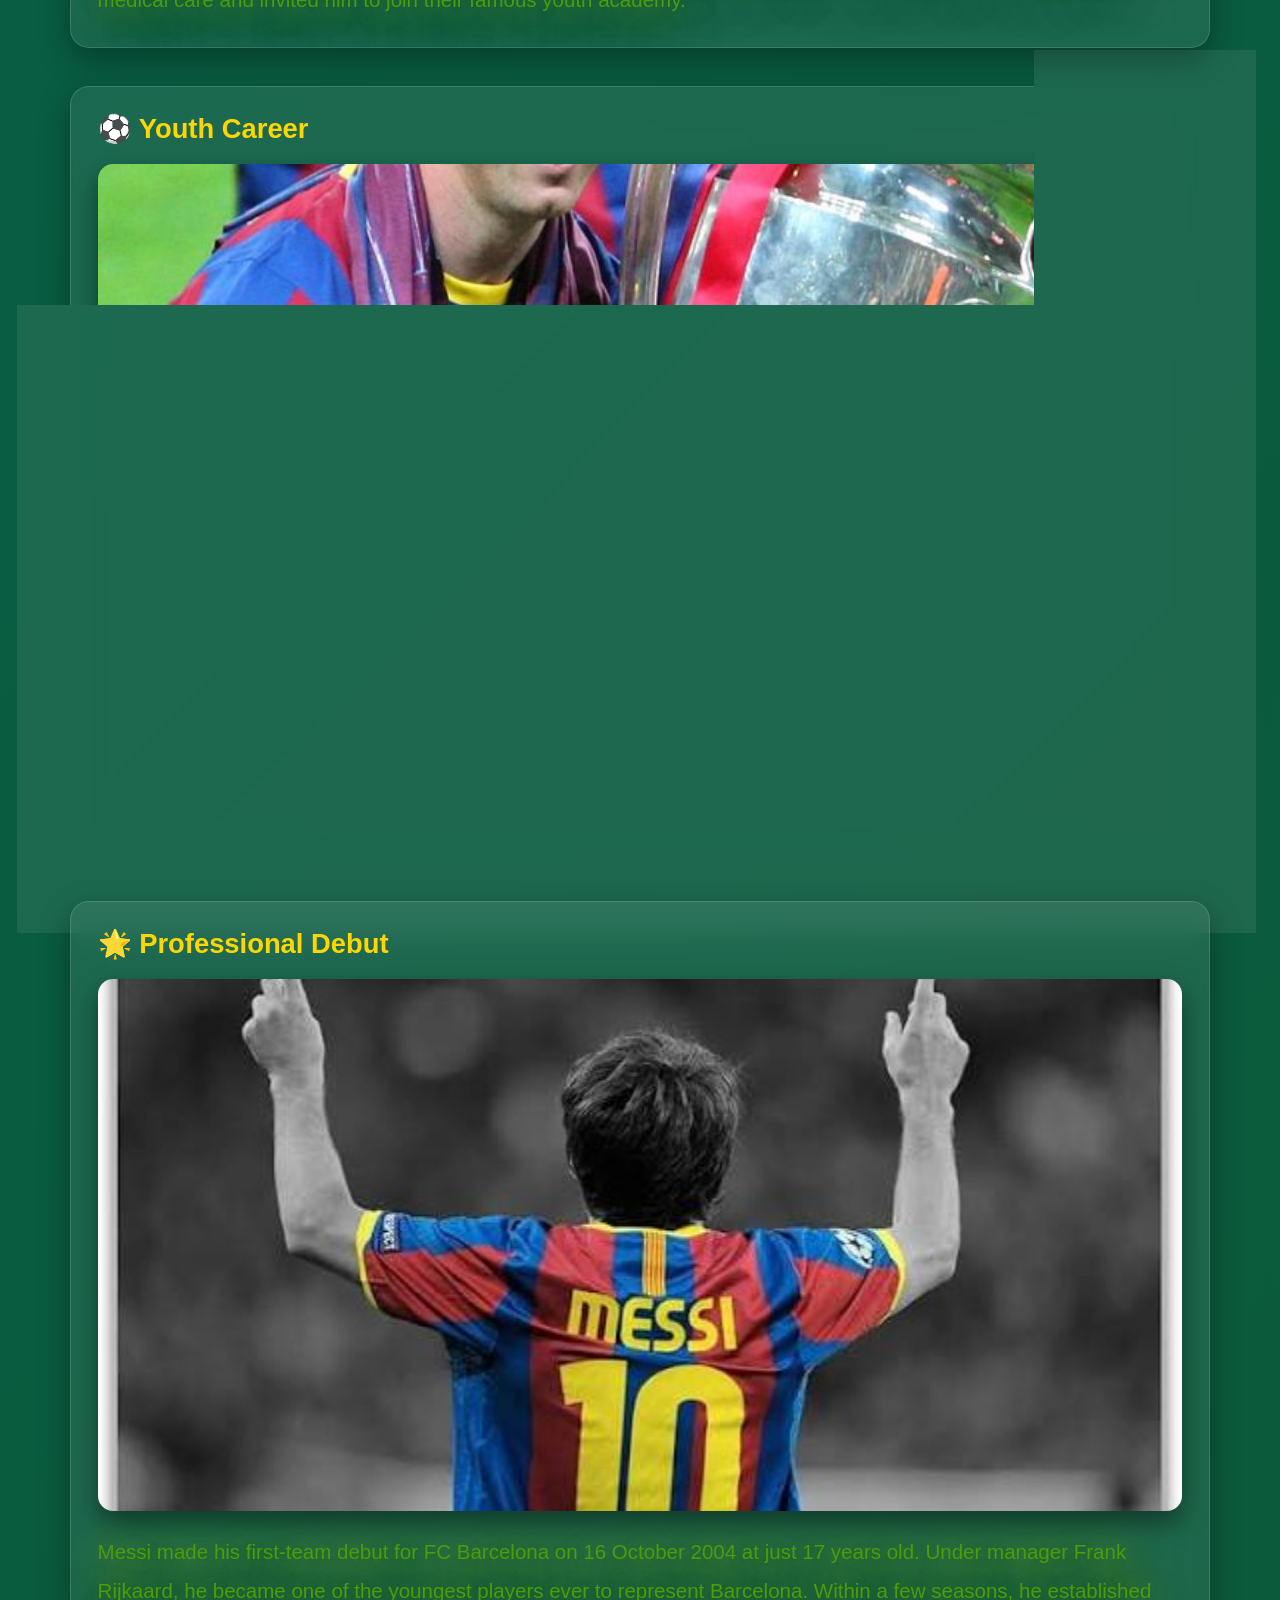
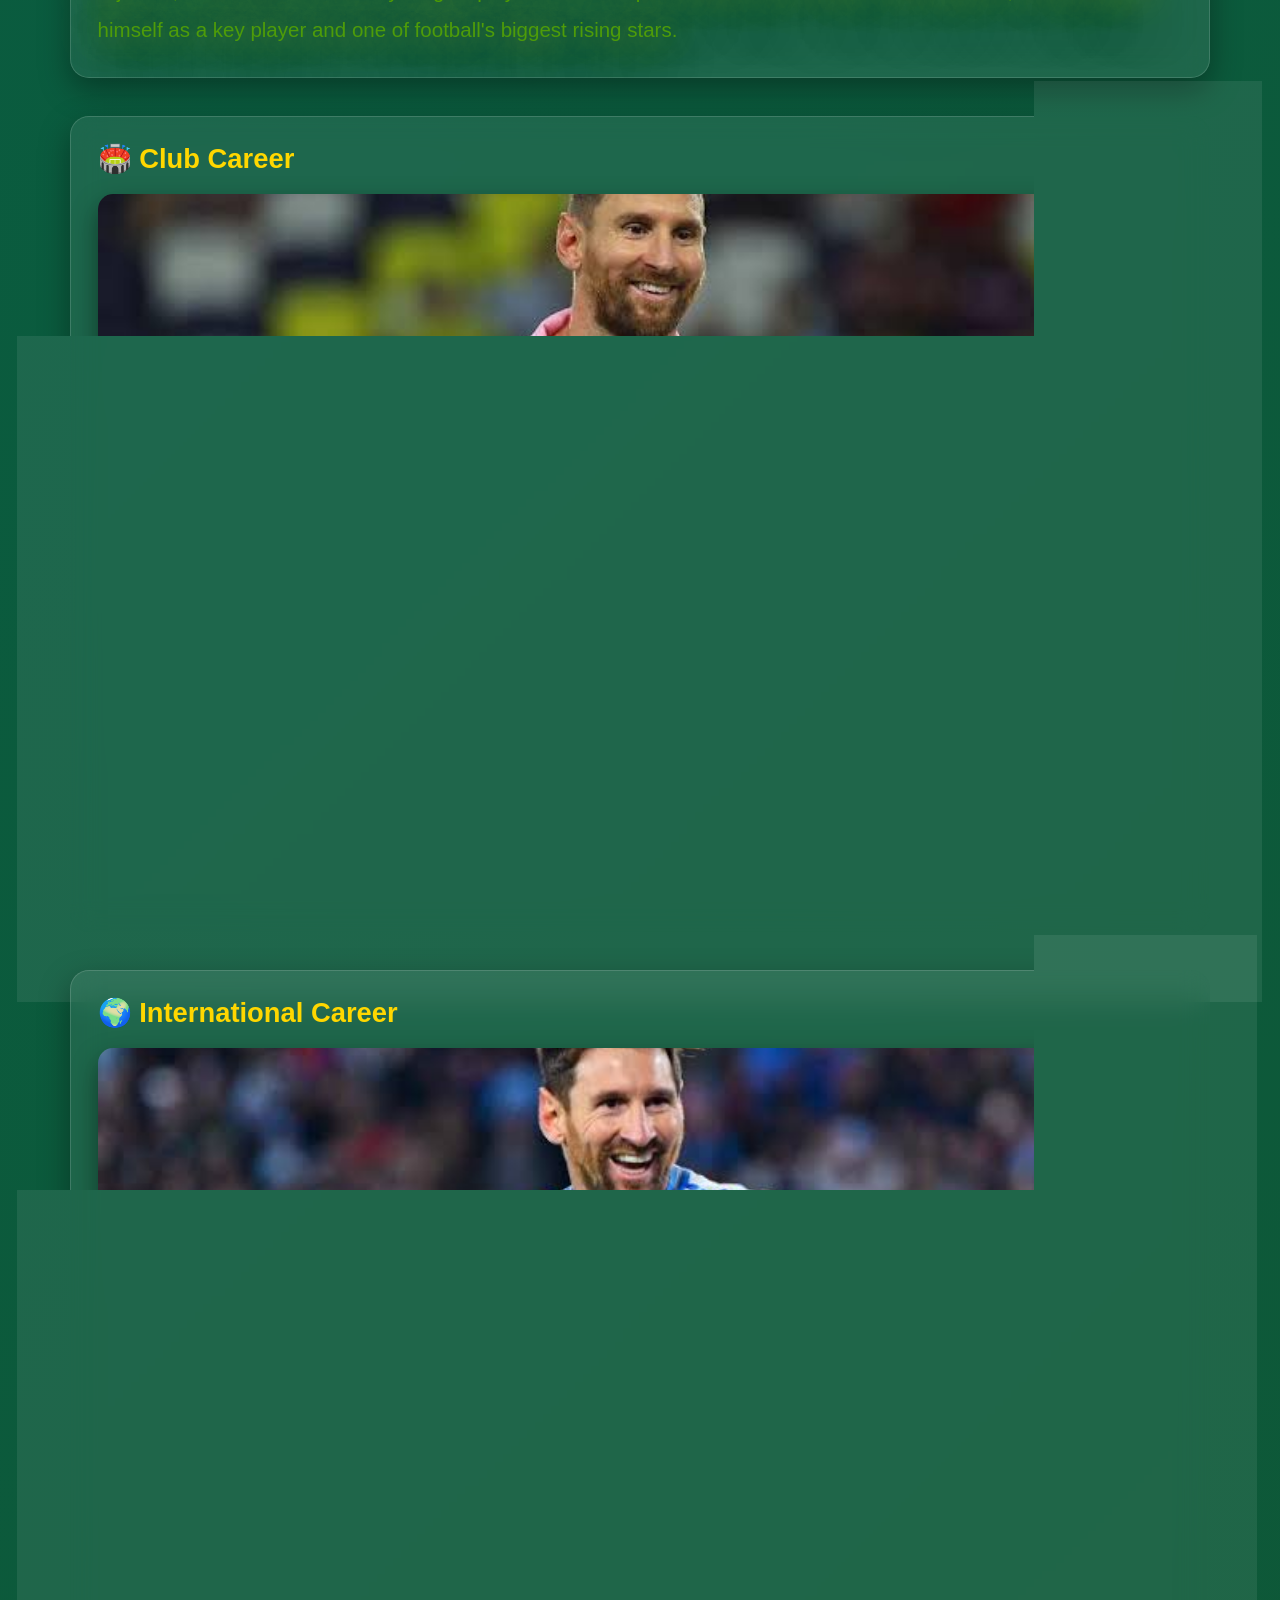
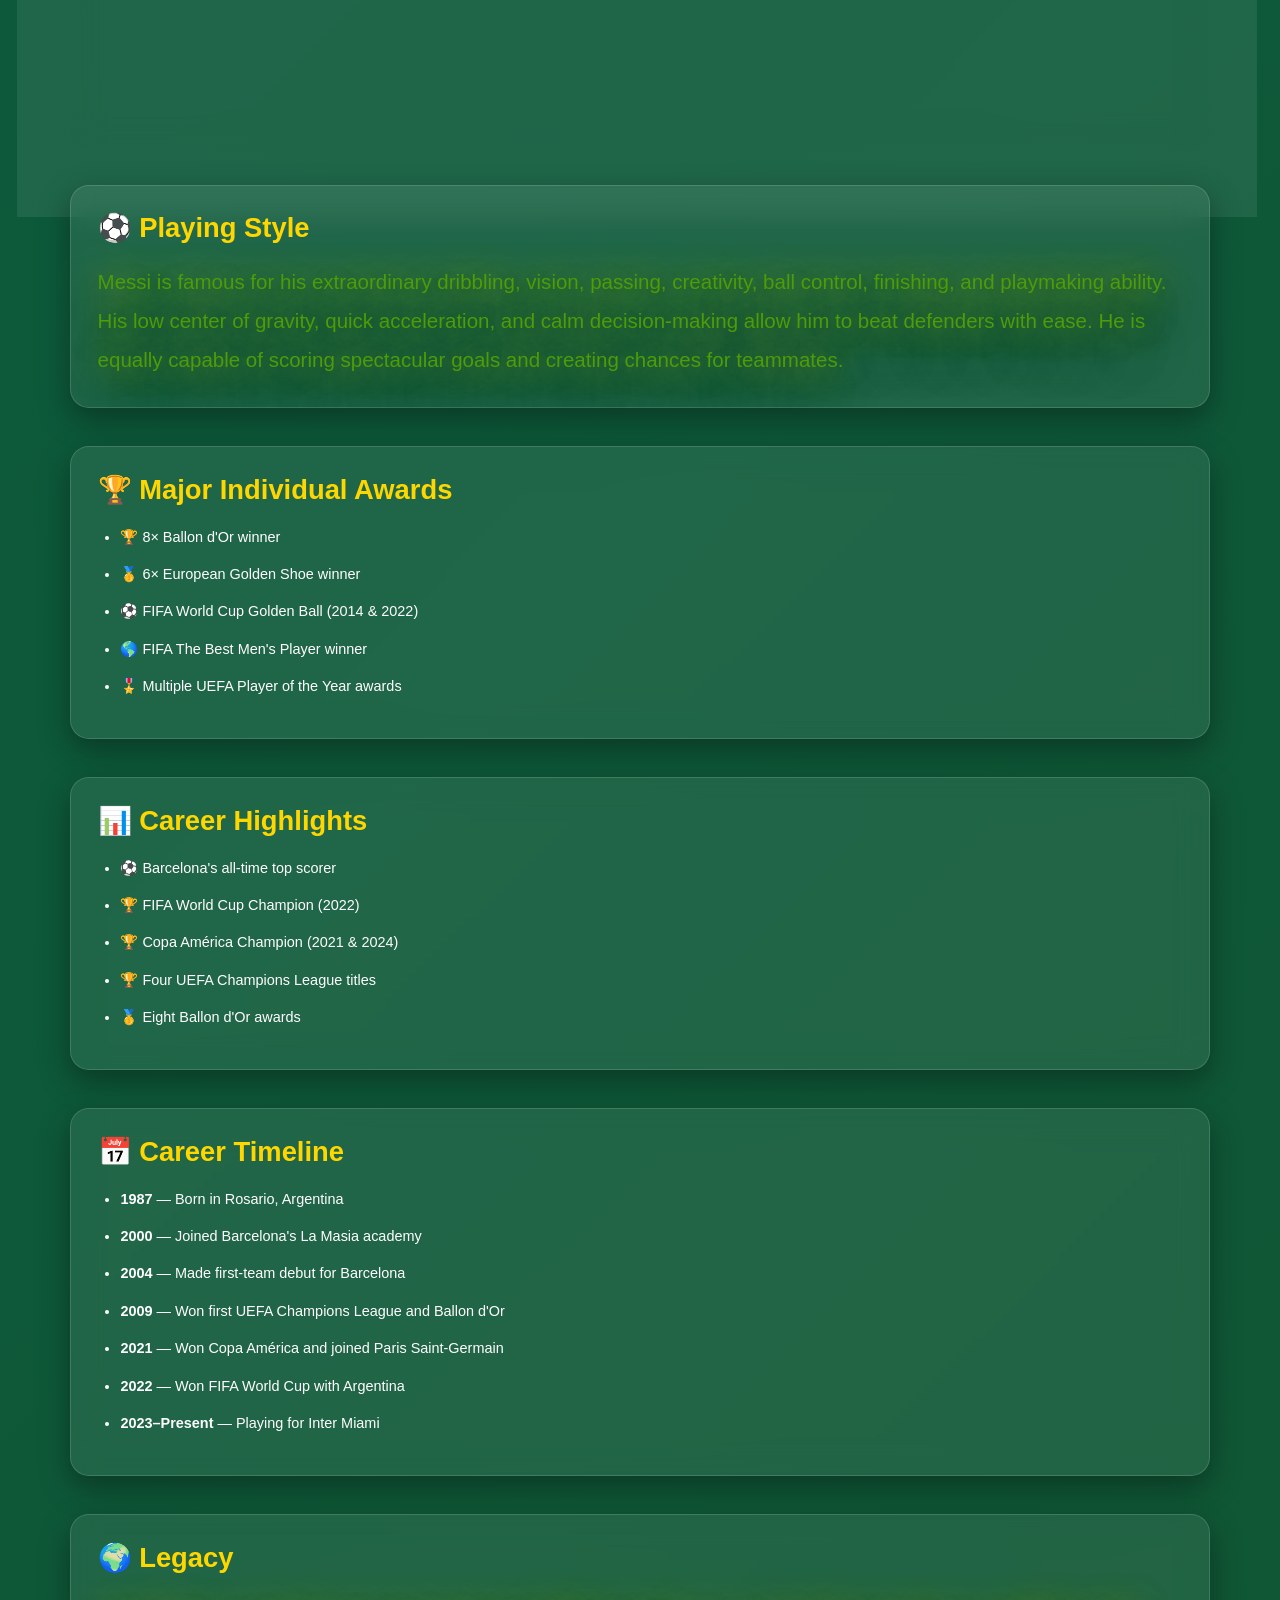
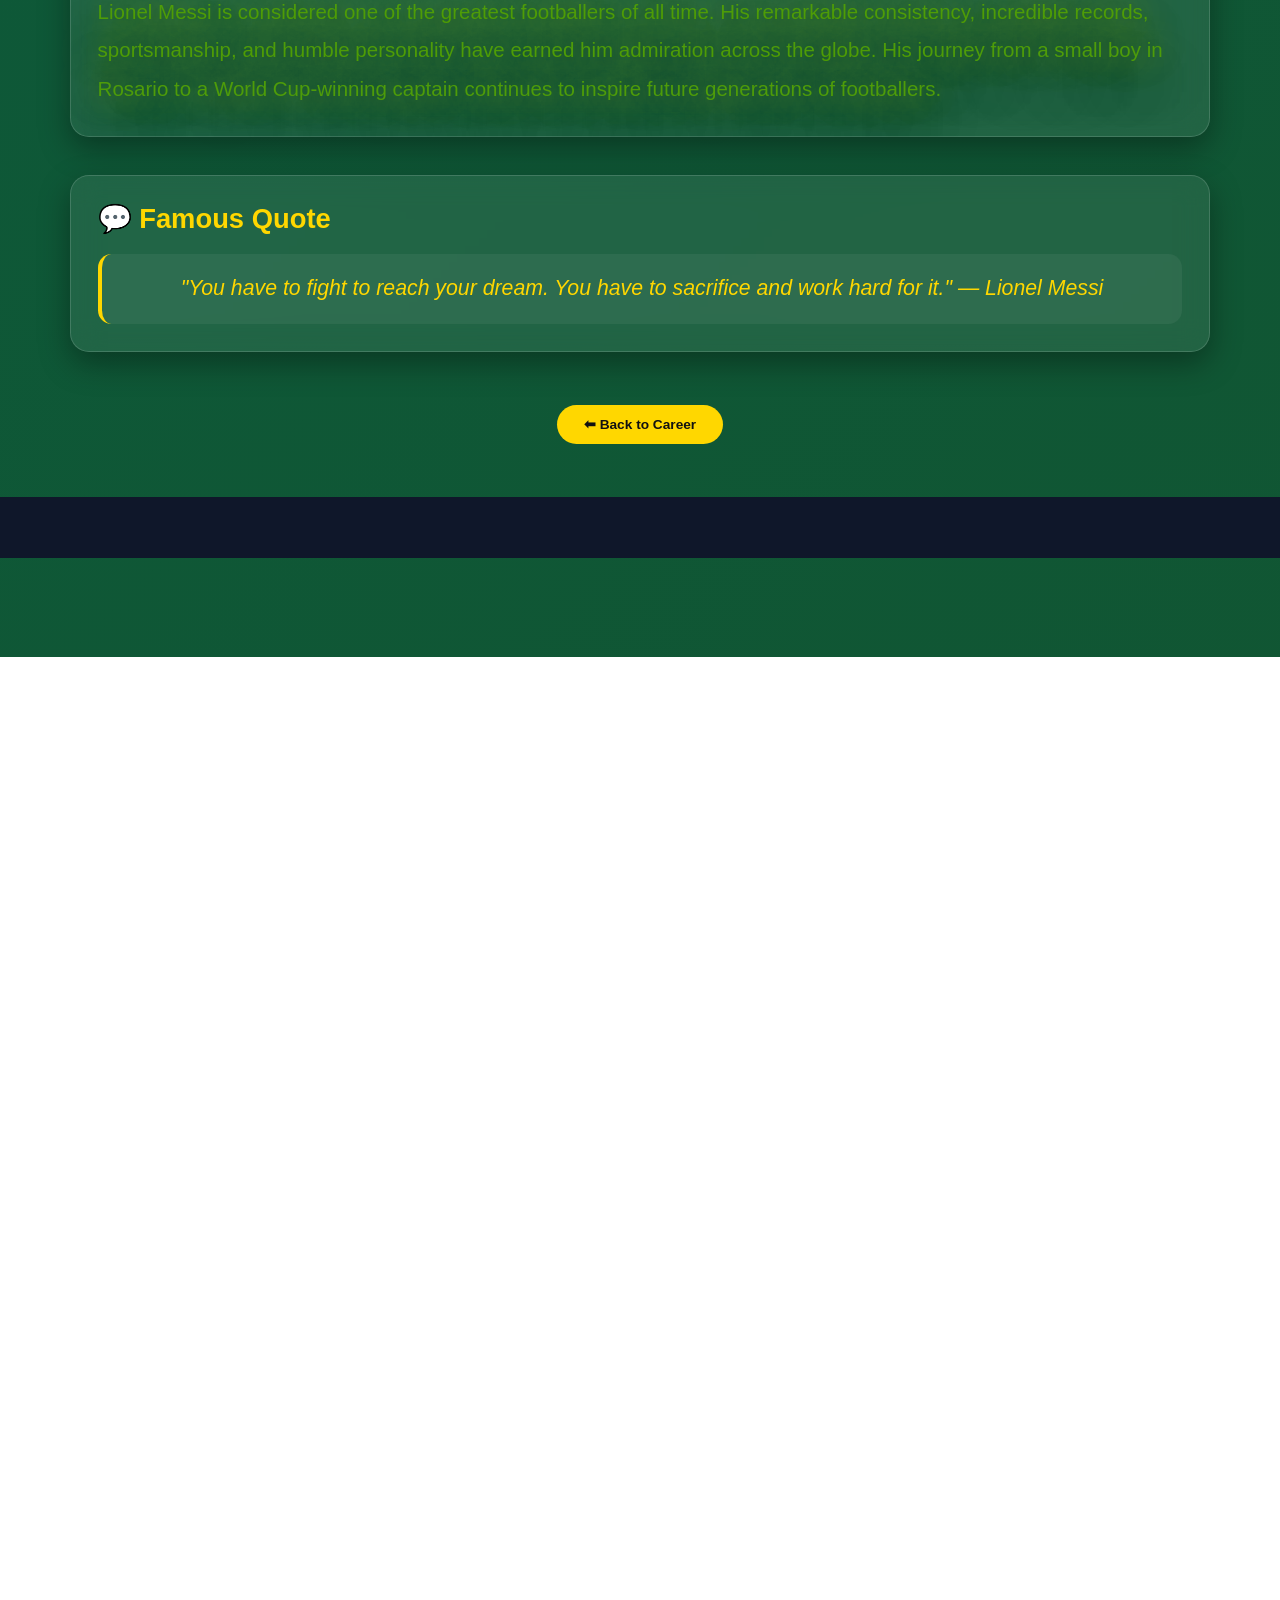
<file: journey/messi.html>
<!doctype html>
<html lang="en">
  <head>
    <meta charset="UTF-8" />
    <meta name="viewport" content="width=device-width, initial-scale=1.0" />
    <title>Lionel Messi | Football World</title>
    <link rel="stylesheet" href="../styles.css" />
  </head>
  <body>
    <header class="journey-hero">
      <h1>🇦🇷 Lionel Messi</h1>
      <h2>The Journey of a Football Legend</h2>
      <p>
        Lionel Messi is widely regarded as one of the greatest footballers in
        history. From a young boy with extraordinary talent in Rosario,
        Argentina, to becoming a World Cup champion and multiple Ballon d'Or
        winner, Messi's journey is a story of passion, determination, humility,
        and greatness that has inspired millions around the world.
      </p>
    </header>
    <section class="hero-card">
      <img src="../PLAYERS CARD/messi..png" alt="Lionel Messi" />
    </section>
    <section class="journey-section">
      <h2>👶 Early Life</h2>
      <img src="backgrounds/messi/image_02.jpg" alt="Young Lionel Messi" >
      <p>
        Lionel Andrés Messi was born on 24 June 1987 in Rosario, Argentina. From
        an early age, he displayed incredible football talent while playing for
        local club Grandoli before joining Newell's Old Boys. At the age of 11,
        he was diagnosed with a growth hormone deficiency. His family struggled
        to afford treatment until FC Barcelona offered to pay for his medical
        care and invited him to join their famous youth academy.
      </p>
    </section>
    <section class="journey-section">
      <h2>⚽ Youth Career</h2>
      <img src="backgrounds/messi/image_01.jpg" />
      <p>
        Messi joined Barcelona's renowned La Masia academy in 2000. His
        exceptional dribbling, balance, close control, and football intelligence
        quickly made him one of the academy's brightest talents. Coaches and
        teammates immediately recognized his extraordinary potential, and he
        rapidly progressed through the youth ranks.
      </p>
    </section>
    <section class="journey-section">
      <h2>🌟 Professional Debut</h2>
      <img src="backgrounds/messi/image_04.jpg" />
      <p>
        Messi made his first-team debut for FC Barcelona on 16 October 2004 at
        just 17 years old. Under manager Frank Rijkaard, he became one of the
        youngest players ever to represent Barcelona. Within a few seasons, he
        established himself as a key player and one of football's biggest rising
        stars.
      </p>
    </section>
    <section class="journey-section">
      <h2>🏟️ Club Career</h2>
      <img src="backgrounds/messi/image_03.jpg" />
      <p>
        Messi spent over two decades with FC Barcelona, winning numerous La
        Liga, Copa del Rey, and UEFA Champions League titles while becoming the
        club's all-time leading scorer. In 2021, he joined Paris Saint-Germain
        before moving to Inter Miami in Major League Soccer in 2023. Throughout
        his career, he has broken countless records and consistently delivered
        world-class performances.
      </p>
    </section>
    <section class="journey-section">
      <h2>🌍 International Career</h2>
      <img src="backgrounds/messi/images_05.jpg" />
      <p>
        After years of near misses with Argentina, Messi finally achieved
        international glory by winning the 2021 Copa América. He then led
        Argentina to victory at the 2022 FIFA World Cup in Qatar, cementing his
        place among football's greatest legends. He also helped Argentina win
        the 2024 Copa América.
      </p>
    </section>
    <section class="journey-section">
      <h2>⚽ Playing Style</h2>
      <p>
        Messi is famous for his extraordinary dribbling, vision, passing,
        creativity, ball control, finishing, and playmaking ability. His low
        center of gravity, quick acceleration, and calm decision-making allow
        him to beat defenders with ease. He is equally capable of scoring
        spectacular goals and creating chances for teammates.
      </p>
    </section>
    <section class="journey-section">
      <h2>🏆 Major Individual Awards</h2>
      <ul>
        <li>🏆 8× Ballon d'Or winner</li>
        <li>🥇 6× European Golden Shoe winner</li>
        <li>⚽ FIFA World Cup Golden Ball (2014 & 2022)</li>
        <li>🌎 FIFA The Best Men's Player winner</li>
        <li>🎖️ Multiple UEFA Player of the Year awards</li>
      </ul>
    </section>
    <section class="journey-section">
      <h2>📊 Career Highlights</h2>
      <ul>
        <li>⚽ Barcelona's all-time top scorer</li>
        <li>🏆 FIFA World Cup Champion (2022)</li>
        <li>🏆 Copa América Champion (2021 & 2024)</li>
        <li>🏆 Four UEFA Champions League titles</li>
        <li>🥇 Eight Ballon d'Or awards</li>
      </ul>
    </section>
    <section class="journey-section">
      <h2>📅 Career Timeline</h2>
      <ul>
        <li><strong>1987</strong> — Born in Rosario, Argentina</li>
        <li><strong>2000</strong> — Joined Barcelona's La Masia academy</li>
        <li><strong>2004</strong> — Made first-team debut for Barcelona</li>
        <li>
          <strong>2009</strong> — Won first UEFA Champions League and Ballon
          d'Or
        </li>
        <li>
          <strong>2021</strong> — Won Copa América and joined Paris
          Saint-Germain
        </li>
        <li><strong>2022</strong> — Won FIFA World Cup with Argentina</li>
        <li><strong>2023–Present</strong> — Playing for Inter Miami</li>
      </ul>
    </section>
    <section class="journey-section">
      <h2>🌍 Legacy</h2>
      <p>
        Lionel Messi is considered one of the greatest footballers of all time.
        His remarkable consistency, incredible records, sportsmanship, and
        humble personality have earned him admiration across the globe. His
        journey from a small boy in Rosario to a World Cup-winning captain
        continues to inspire future generations of footballers.
      </p>
    </section>
    <section class="journey-section">
      <h2>💬 Famous Quote</h2>
      <blockquote>
        "You have to fight to reach your dream. You have to sacrifice and work
        hard for it." — Lionel Messi
      </blockquote>
    </section>
    <div class="back-home"><a href="../career.html">⬅ Back to Career</a></div>
    <footer>
      <div class="dock-container">
        <div class="dock-bg"></div>
        <nav class="mac-dock">
          <a href="../index.html" class="dock-icon"
            ><img src="../Dock icons/home.png" /><span>Home</span></a
        >
          <a href="../matches.html" class="dock-icon"
          ><img src="../Dock icons/trophy.png" /><span>Matches</span></a
          >
          <a href="../players.html" class="dock-icon"
            ><img src="../Dock icons/players.png" /><span>Players</span></a
          >
          <a href="../career.html" class="dock-icon"
            ><img src="../Dock icons/career.png" /><span>Career</span></a
            >
        </nav>
      </div>
    </footer>
  </body>
</html>
</file>
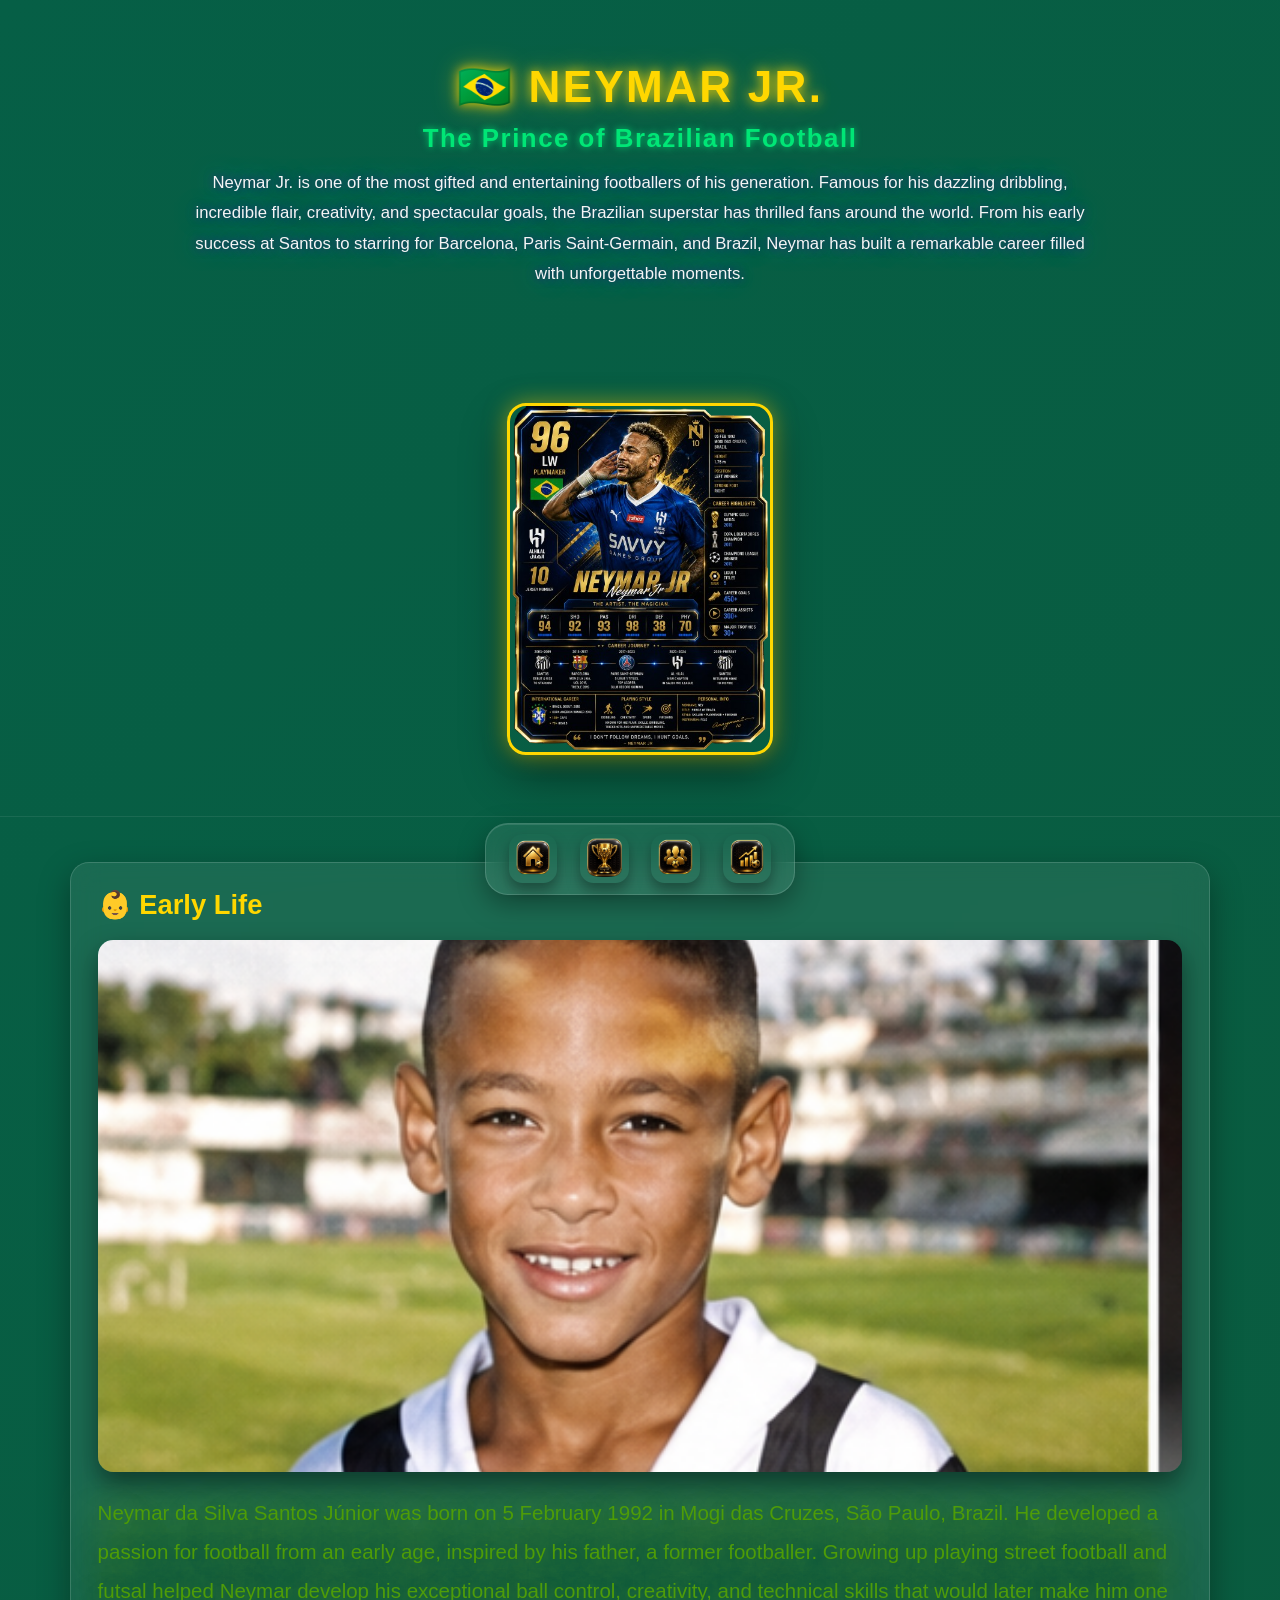
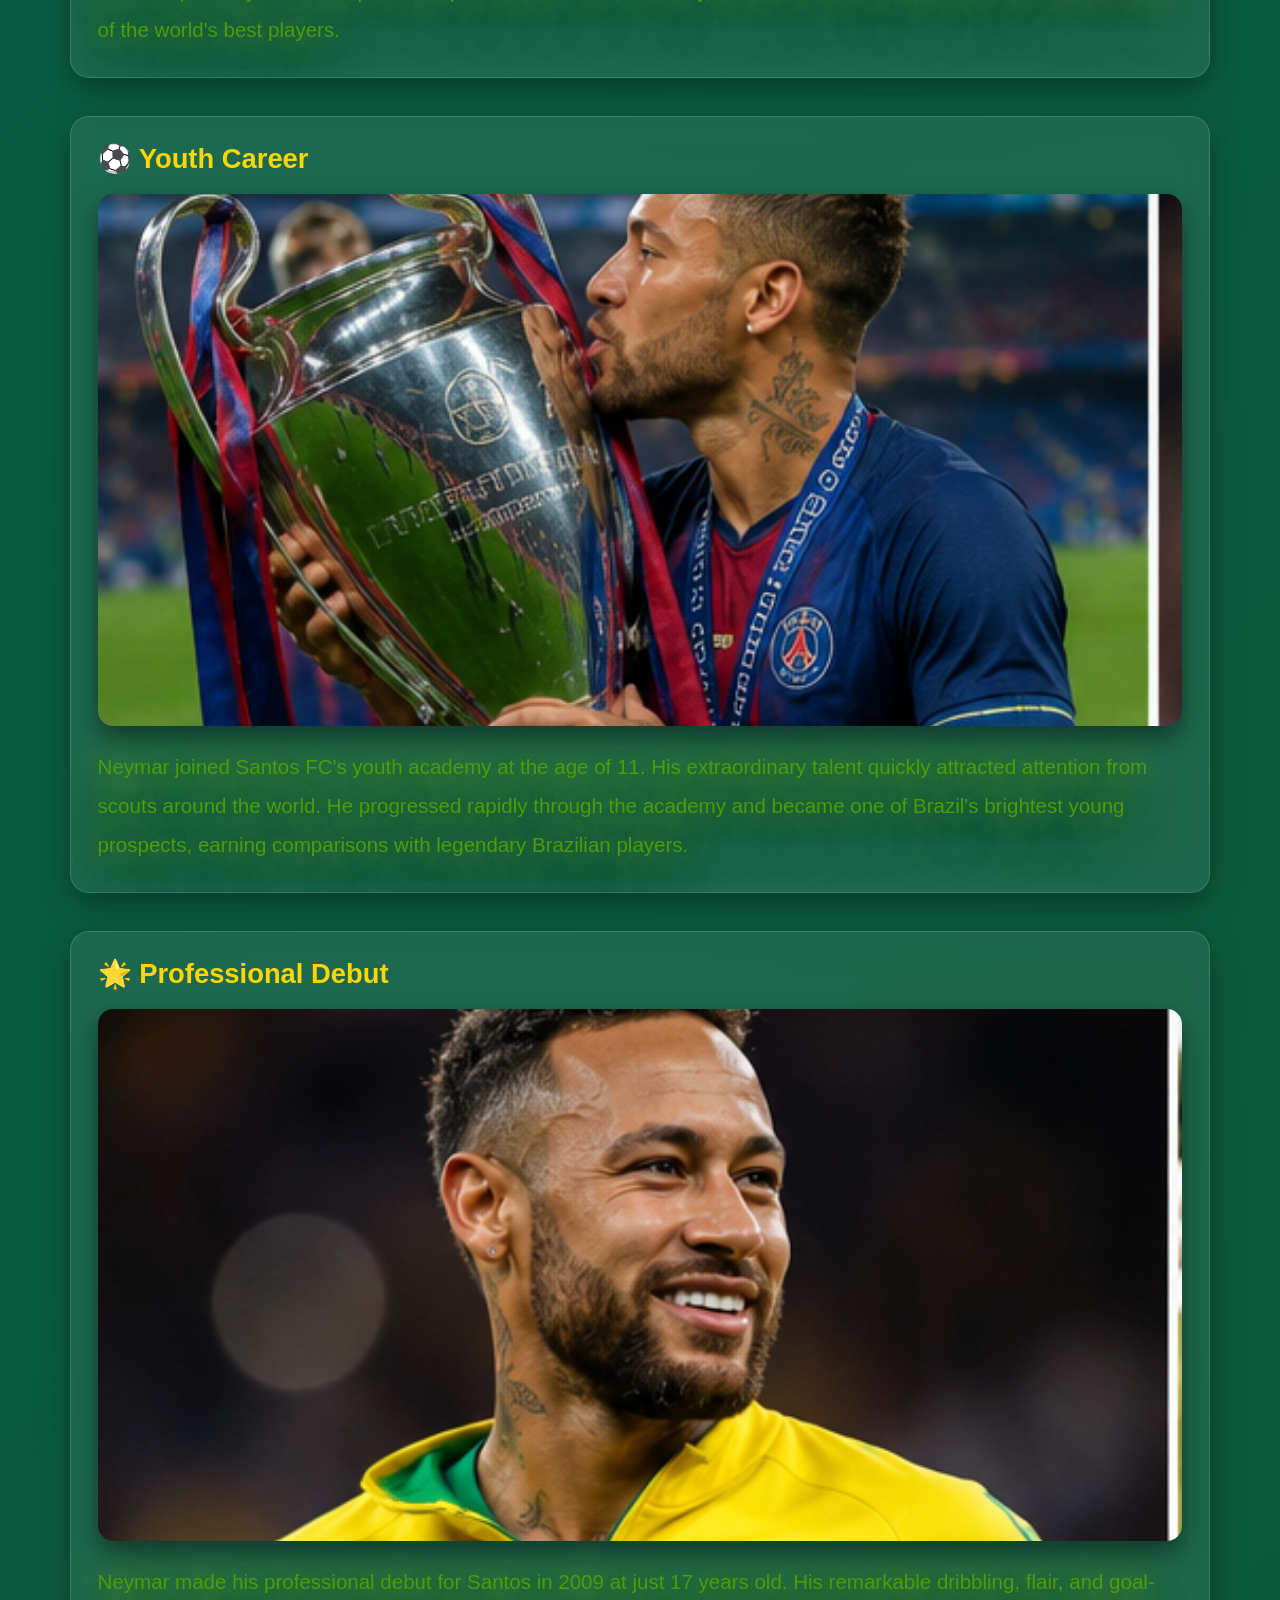
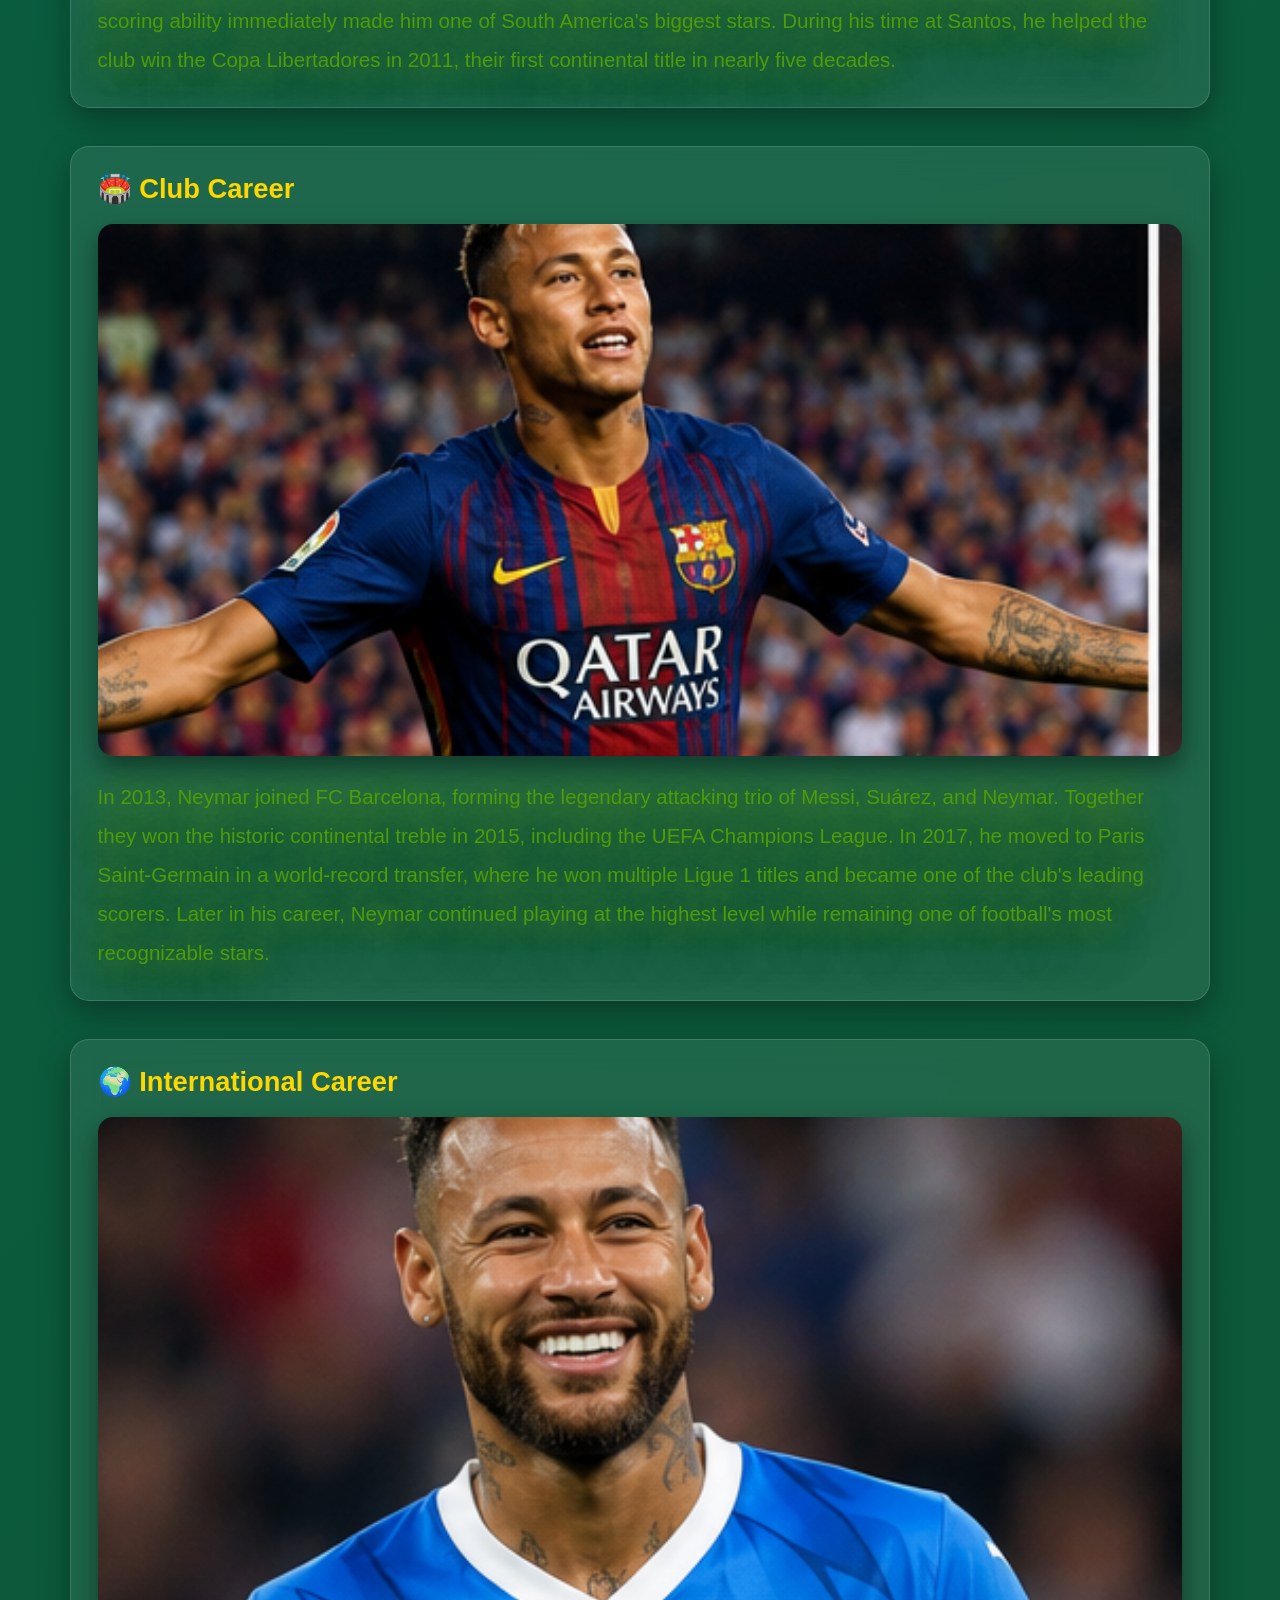
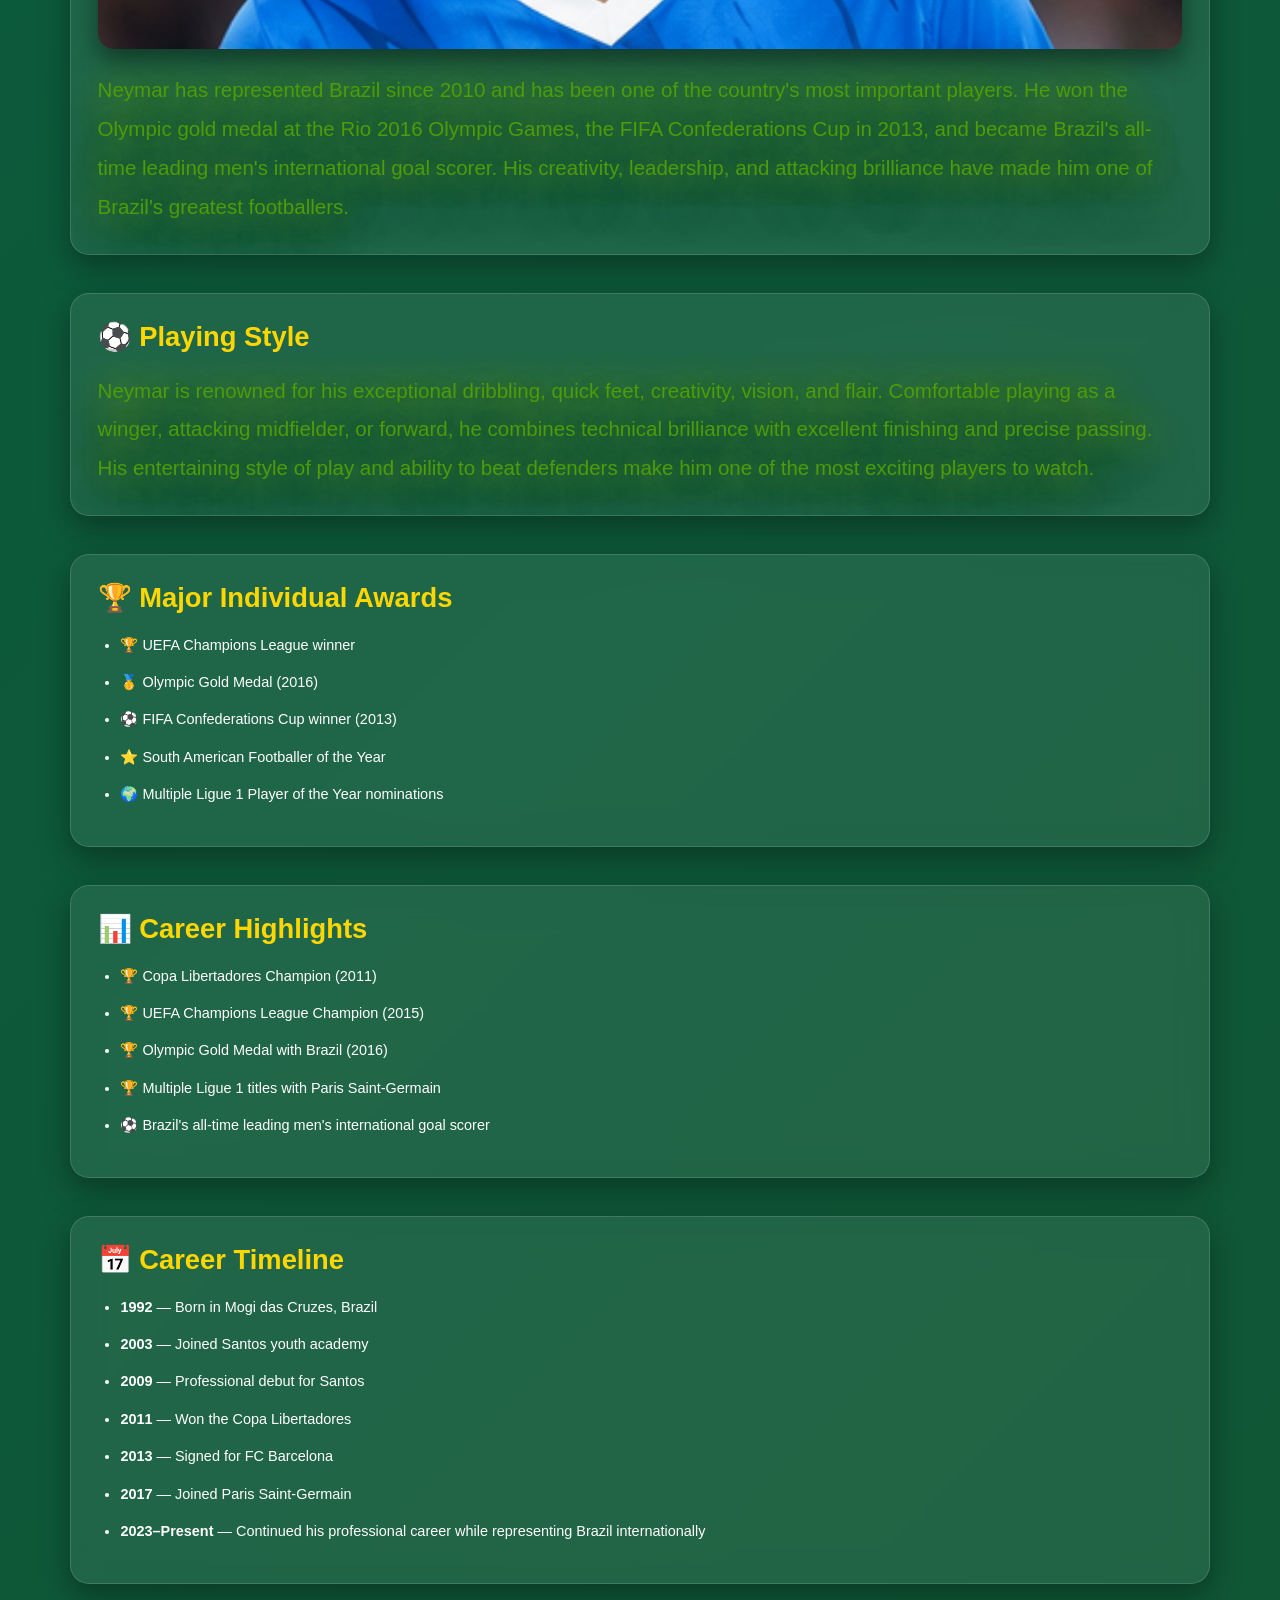
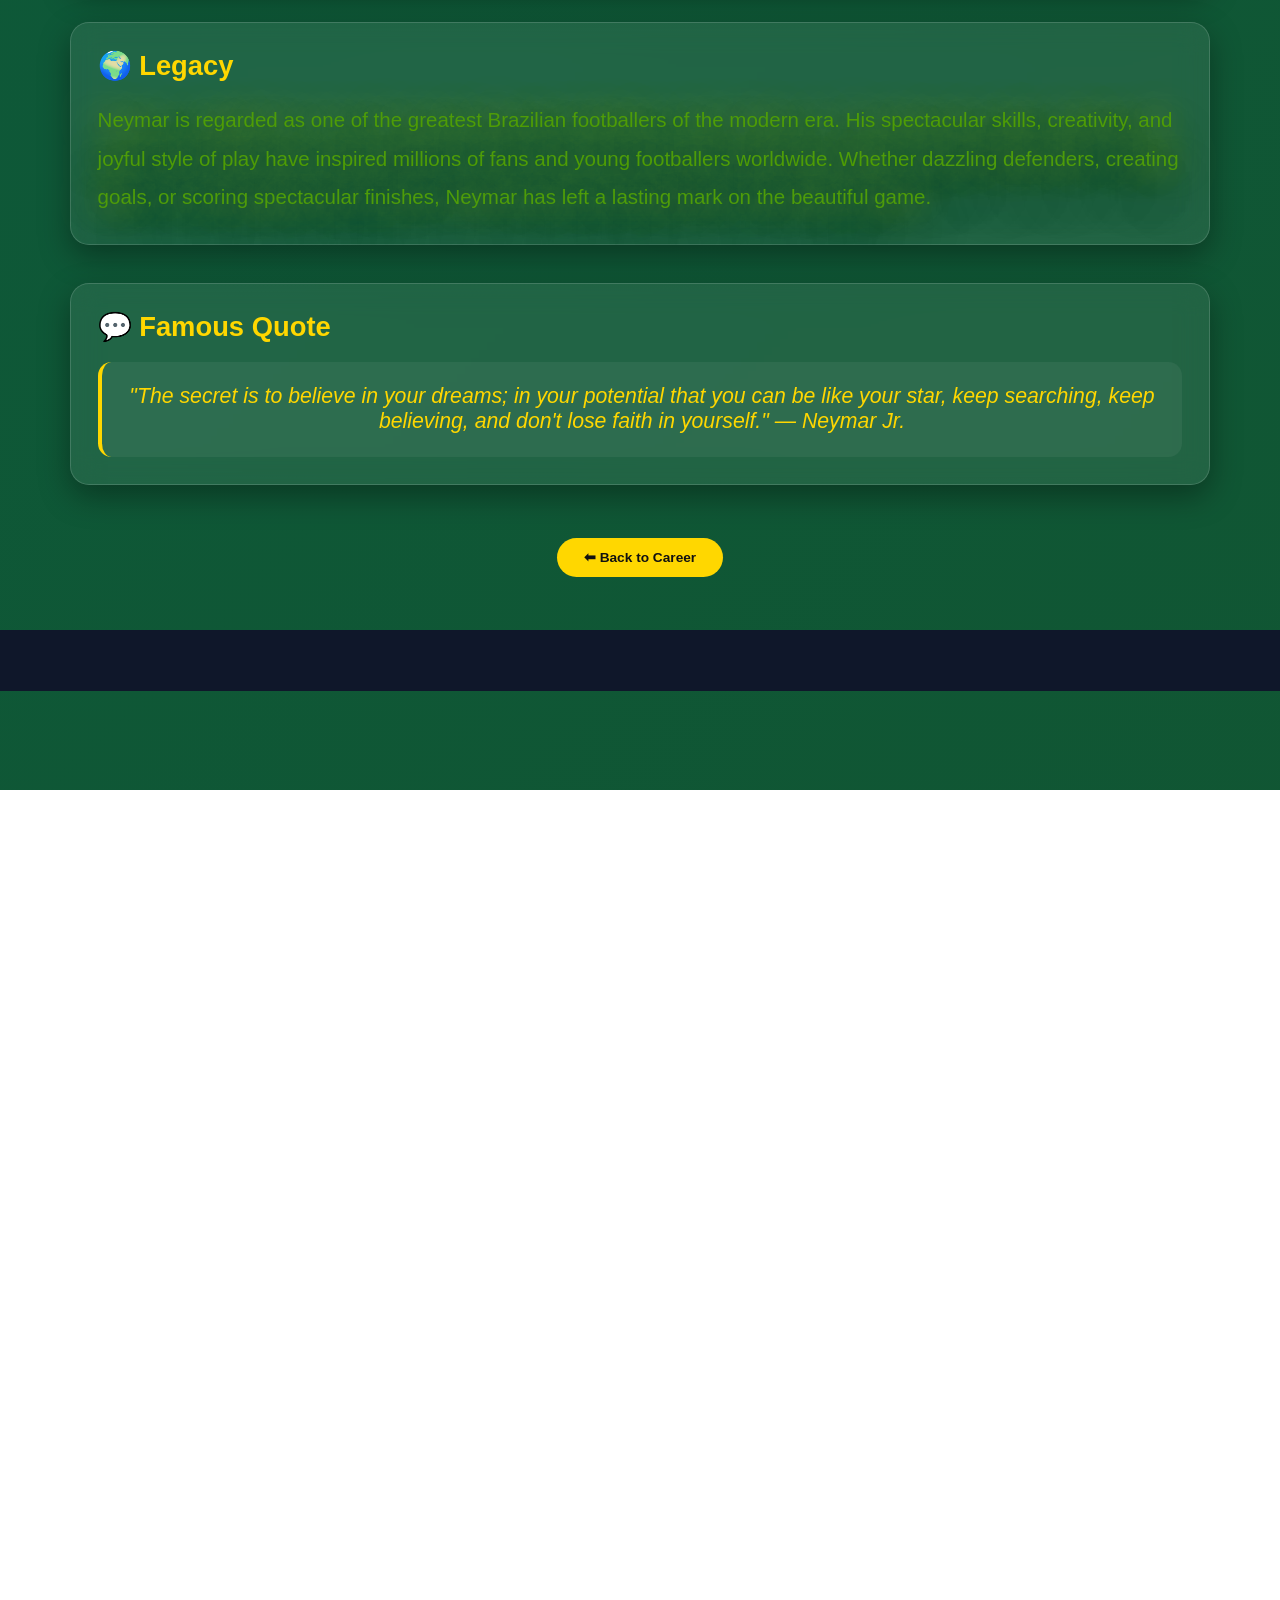
<file: journey/neymar.html>
<!doctype html>
<html lang="en">
  <head>
    <meta charset="UTF-8" />
    <meta name="viewport" content="width=device-width, initial-scale=1.0" />
    <title>Neymar Jr. | Football World</title>
    <link rel="stylesheet" href="../styles.css" />
  </head>
  <body>
    <header class="journey-hero">
      <h1>🇧🇷 Neymar Jr.</h1>
      <h2>The Prince of Brazilian Football</h2>
      <p>
Neymar Jr. is one of the most gifted and entertaining footballers of his
generation. Famous for his dazzling dribbling, incredible flair, creativity,
and spectacular goals, the Brazilian superstar has thrilled fans around the
world. From his early success at Santos to starring for Barcelona, Paris
Saint-Germain, and Brazil, Neymar has built a remarkable career filled with
unforgettable moments.
</p>
    </header>
    <section class="hero-card">
      <img src="../PLAYERS CARD/neymar..png" alt="Neymar Jr." />
    </section>
    <section class="journey-section">
      <h2>👶 Early Life</h2>
      <img src="backgrounds/neymar/image_09.png" />
      <p>
Neymar da Silva Santos Júnior was born on 5 February 1992 in Mogi das Cruzes,
São Paulo, Brazil. He developed a passion for football from an early age,
inspired by his father, a former footballer. Growing up playing street football
and futsal helped Neymar develop his exceptional ball control, creativity, and
technical skills that would later make him one of the world's best players.
</p>
    </section>
    <section class="journey-section">
      <h2>⚽ Youth Career</h2>
      <img src="backgrounds/neymar/image_01.png" />
      <p>
Neymar joined Santos FC's youth academy at the age of 11. His extraordinary
talent quickly attracted attention from scouts around the world. He progressed
rapidly through the academy and became one of Brazil's brightest young
prospects, earning comparisons with legendary Brazilian players.
</p>
    </section>
    <section class="journey-section">
      <h2>🌟 Professional Debut</h2>
      <img src="backgrounds/neymar/image_05.png" />
      <p>
Neymar made his professional debut for Santos in 2009 at just 17 years old. His
remarkable dribbling, flair, and goal-scoring ability immediately made him one
of South America's biggest stars. During his time at Santos, he helped the club
win the Copa Libertadores in 2011, their first continental title in nearly five
decades.
</p>
    </section>
    <section class="journey-section">
      <h2>🏟️ Club Career</h2>
      <img src="backgrounds/neymar/image_07.png" />
      <p>
In 2013, Neymar joined FC Barcelona, forming the legendary attacking trio of
Messi, Suárez, and Neymar. Together they won the historic continental treble in
2015, including the UEFA Champions League. In 2017, he moved to Paris
Saint-Germain in a world-record transfer, where he won multiple Ligue 1 titles
and became one of the club's leading scorers. Later in his career, Neymar
continued playing at the highest level while remaining one of football's most
recognizable stars.
</p>
    </section>
    <section class="journey-section">
      <h2>🌍 International Career</h2>
      <img src="backgrounds/neymar/image_06.png" />
      <p>
Neymar has represented Brazil since 2010 and has been one of the country's most
important players. He won the Olympic gold medal at the Rio 2016 Olympic Games,
the FIFA Confederations Cup in 2013, and became Brazil's all-time leading men's
international goal scorer. His creativity, leadership, and attacking brilliance
have made him one of Brazil's greatest footballers.
</p>
    </section>
    <section class="journey-section">
      <h2>⚽ Playing Style</h2>
      <p>
Neymar is renowned for his exceptional dribbling, quick feet, creativity,
vision, and flair. Comfortable playing as a winger, attacking midfielder, or
forward, he combines technical brilliance with excellent finishing and precise
passing. His entertaining style of play and ability to beat defenders make him
one of the most exciting players to watch.
</p>
    </section>
    <section class="journey-section">
      <h2>🏆 Major Individual Awards</h2>
    <ul>
<li>🏆 UEFA Champions League winner</li>
<li>🥇 Olympic Gold Medal (2016)</li>
<li>⚽ FIFA Confederations Cup winner (2013)</li>
<li>⭐ South American Footballer of the Year</li>
<li>🌍 Multiple Ligue 1 Player of the Year nominations</li>
</ul>
    </section>
    <section class="journey-section">
      <h2>📊 Career Highlights</h2>
      <ul>
<li>🏆 Copa Libertadores Champion (2011)</li>
<li>🏆 UEFA Champions League Champion (2015)</li>
<li>🏆 Olympic Gold Medal with Brazil (2016)</li>
<li>🏆 Multiple Ligue 1 titles with Paris Saint-Germain</li>
<li>⚽ Brazil's all-time leading men's international goal scorer</li>
</ul>
    </section>
    <section class="journey-section">
      <h2>📅 Career Timeline</h2>
      <ul>
<li><strong>1992</strong> — Born in Mogi das Cruzes, Brazil</li>
<li><strong>2003</strong> — Joined Santos youth academy</li>
<li><strong>2009</strong> — Professional debut for Santos</li>
<li><strong>2011</strong> — Won the Copa Libertadores</li>
<li><strong>2013</strong> — Signed for FC Barcelona</li>
<li><strong>2017</strong> — Joined Paris Saint-Germain</li>
<li><strong>2023–Present</strong> — Continued his professional career while representing Brazil internationally</li>
</ul>
    </section>
    <section class="journey-section">
      <h2>🌍 Legacy</h2>
      <p>
Neymar is regarded as one of the greatest Brazilian footballers of the modern
era. His spectacular skills, creativity, and joyful style of play have inspired
millions of fans and young footballers worldwide. Whether dazzling defenders,
creating goals, or scoring spectacular finishes, Neymar has left a lasting mark
on the beautiful game.
</p>
    </section>
    <section class="journey-section">
      <h2>💬 Famous Quote</h2>
      <blockquote>
"The secret is to believe in your dreams; in your potential that you can be like your star, keep searching, keep believing, and don't lose faith in yourself."
— Neymar Jr.
</blockquote>
    </section>
    <div class="back-home"><a href="../career.html">⬅ Back to Career</a></div>
    <footer>
      <div class="dock-container">
        <div class="dock-bg"></div>
        <nav class="mac-dock">
          <a href="../index.html" class="dock-icon"
            ><img src="../Dock icons/home.png" /><span>Home</span></a
        >
          <a href="../matches.html" class="dock-icon"
          ><img src="../Dock icons/trophy.png" /><span>Matches</span></a
          >
          <a href="../players.html" class="dock-icon"
            ><img src="../Dock icons/players.png" /><span>Players</span></a
          >
          <a href="../career.html" class="dock-icon"
            ><img src="../Dock icons/career.png" /><span>Career</span></a
            >
        </nav>
      </div>
    </footer>
  </body>
</html>
</file>
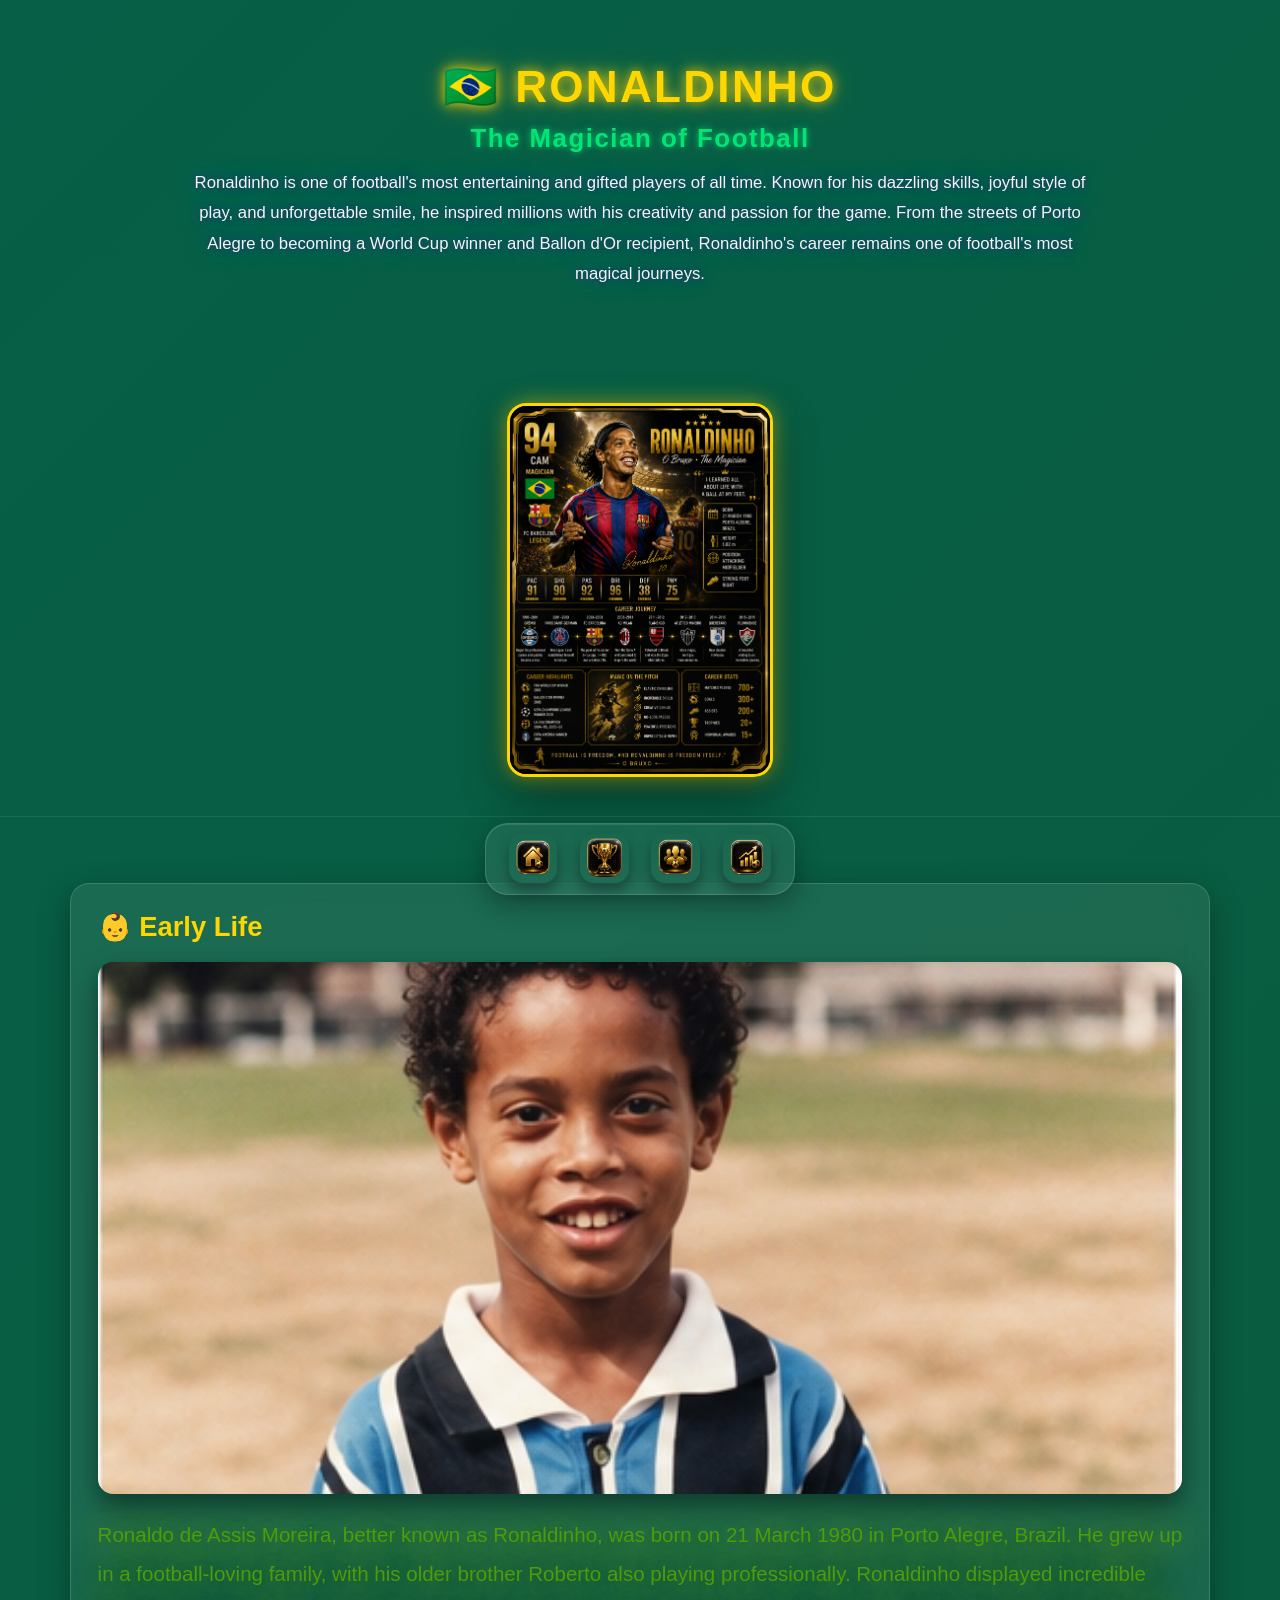
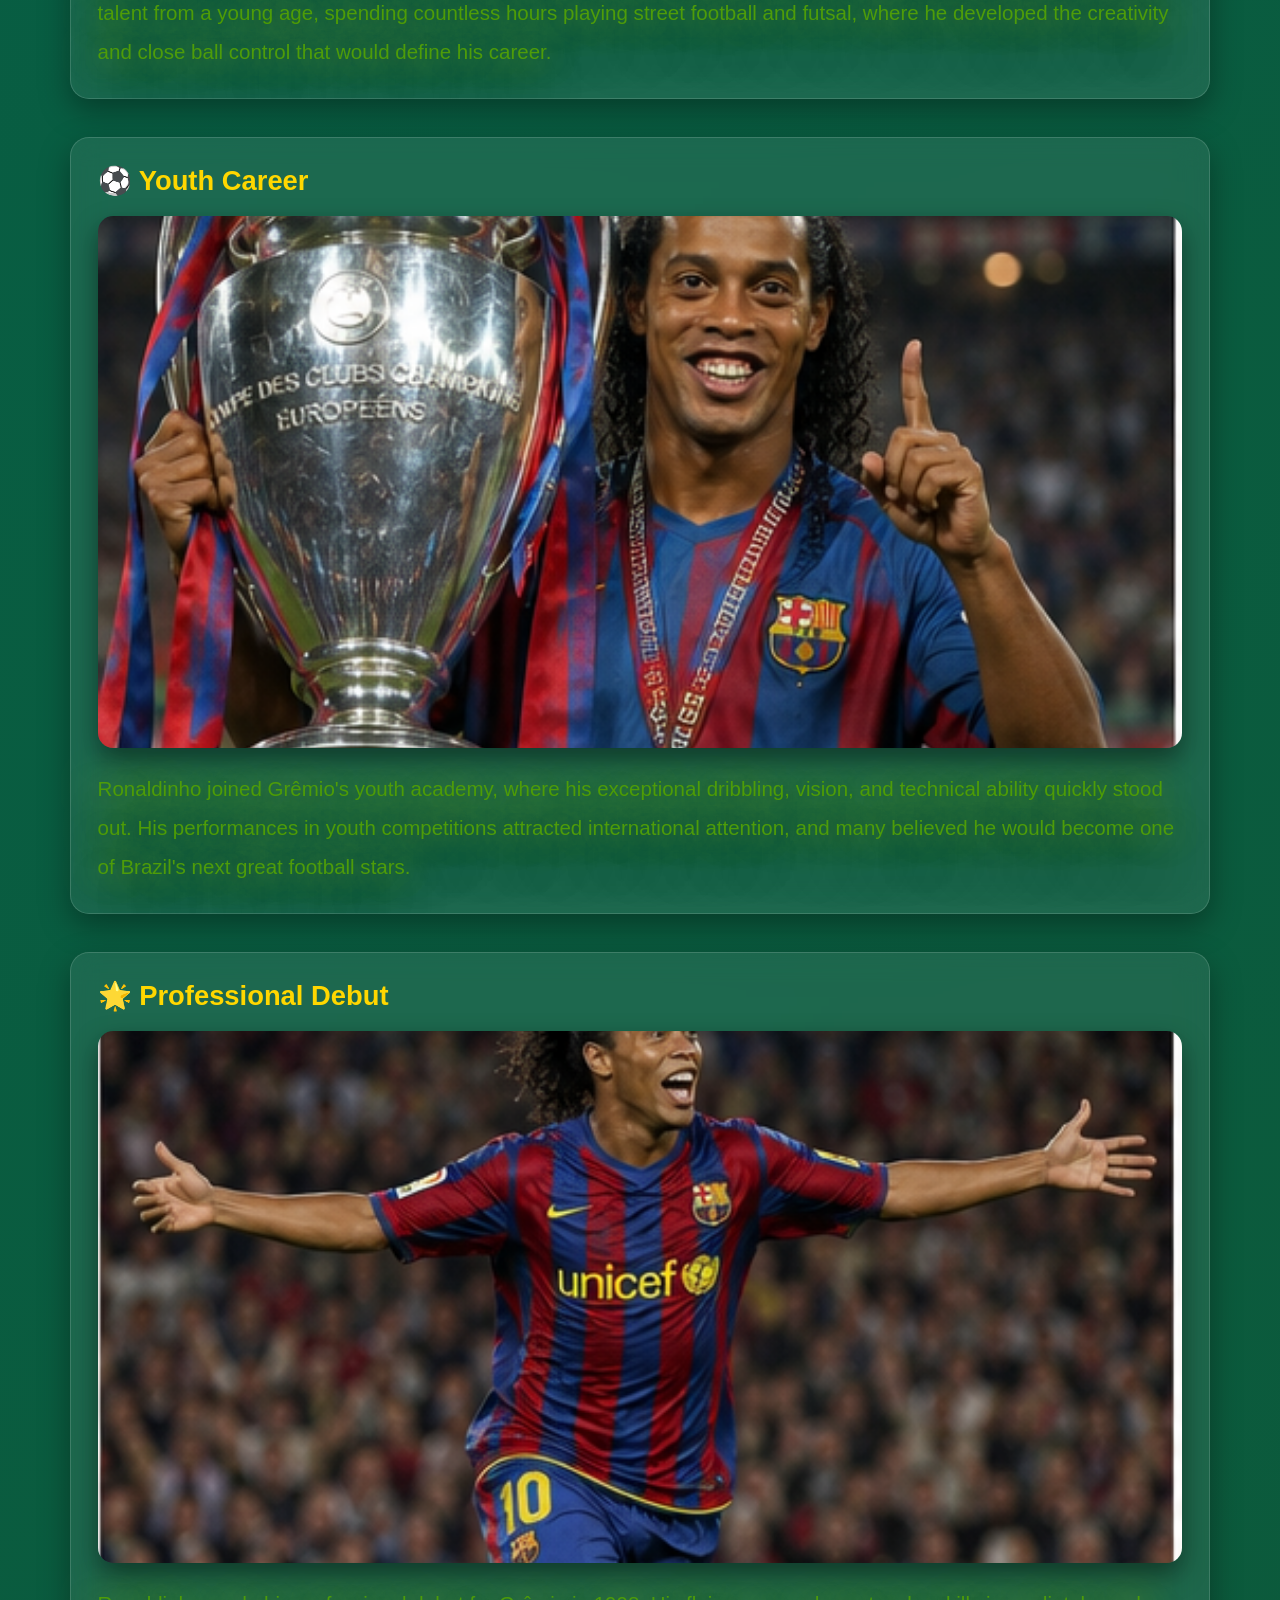
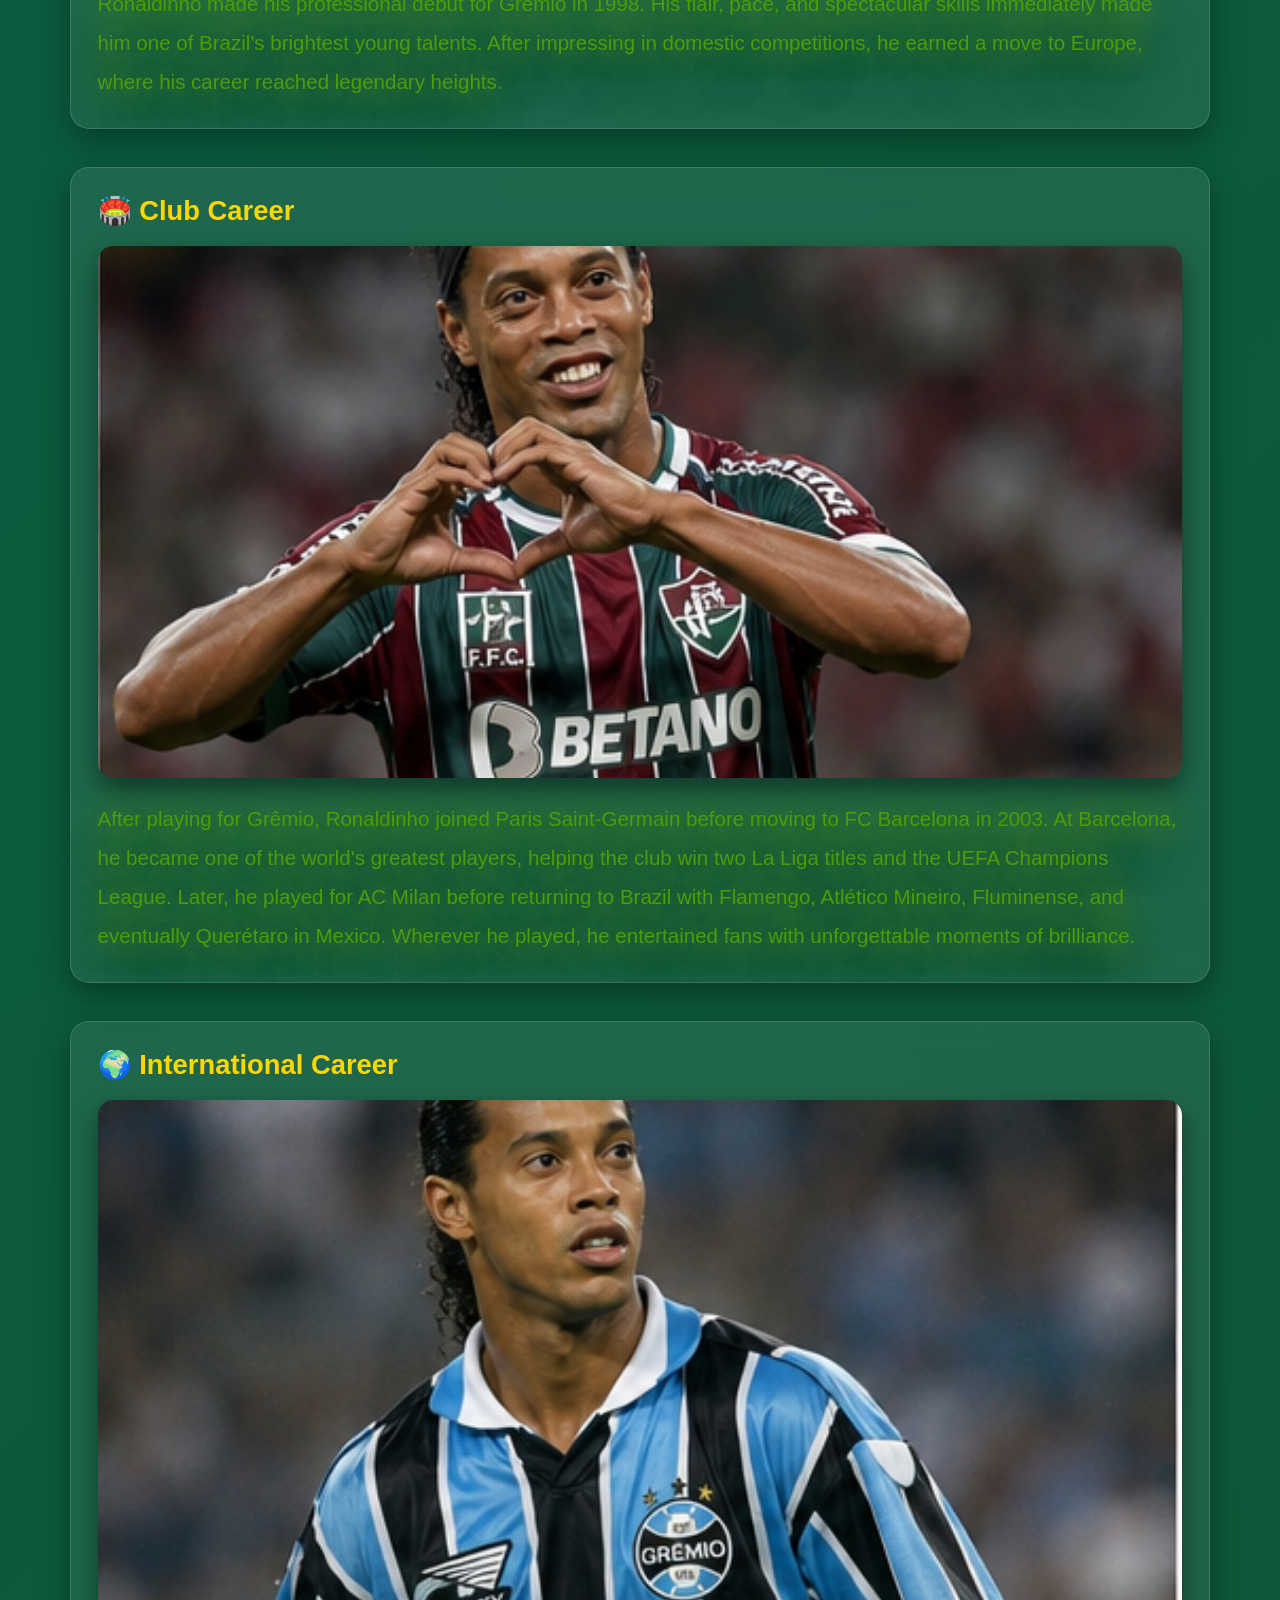
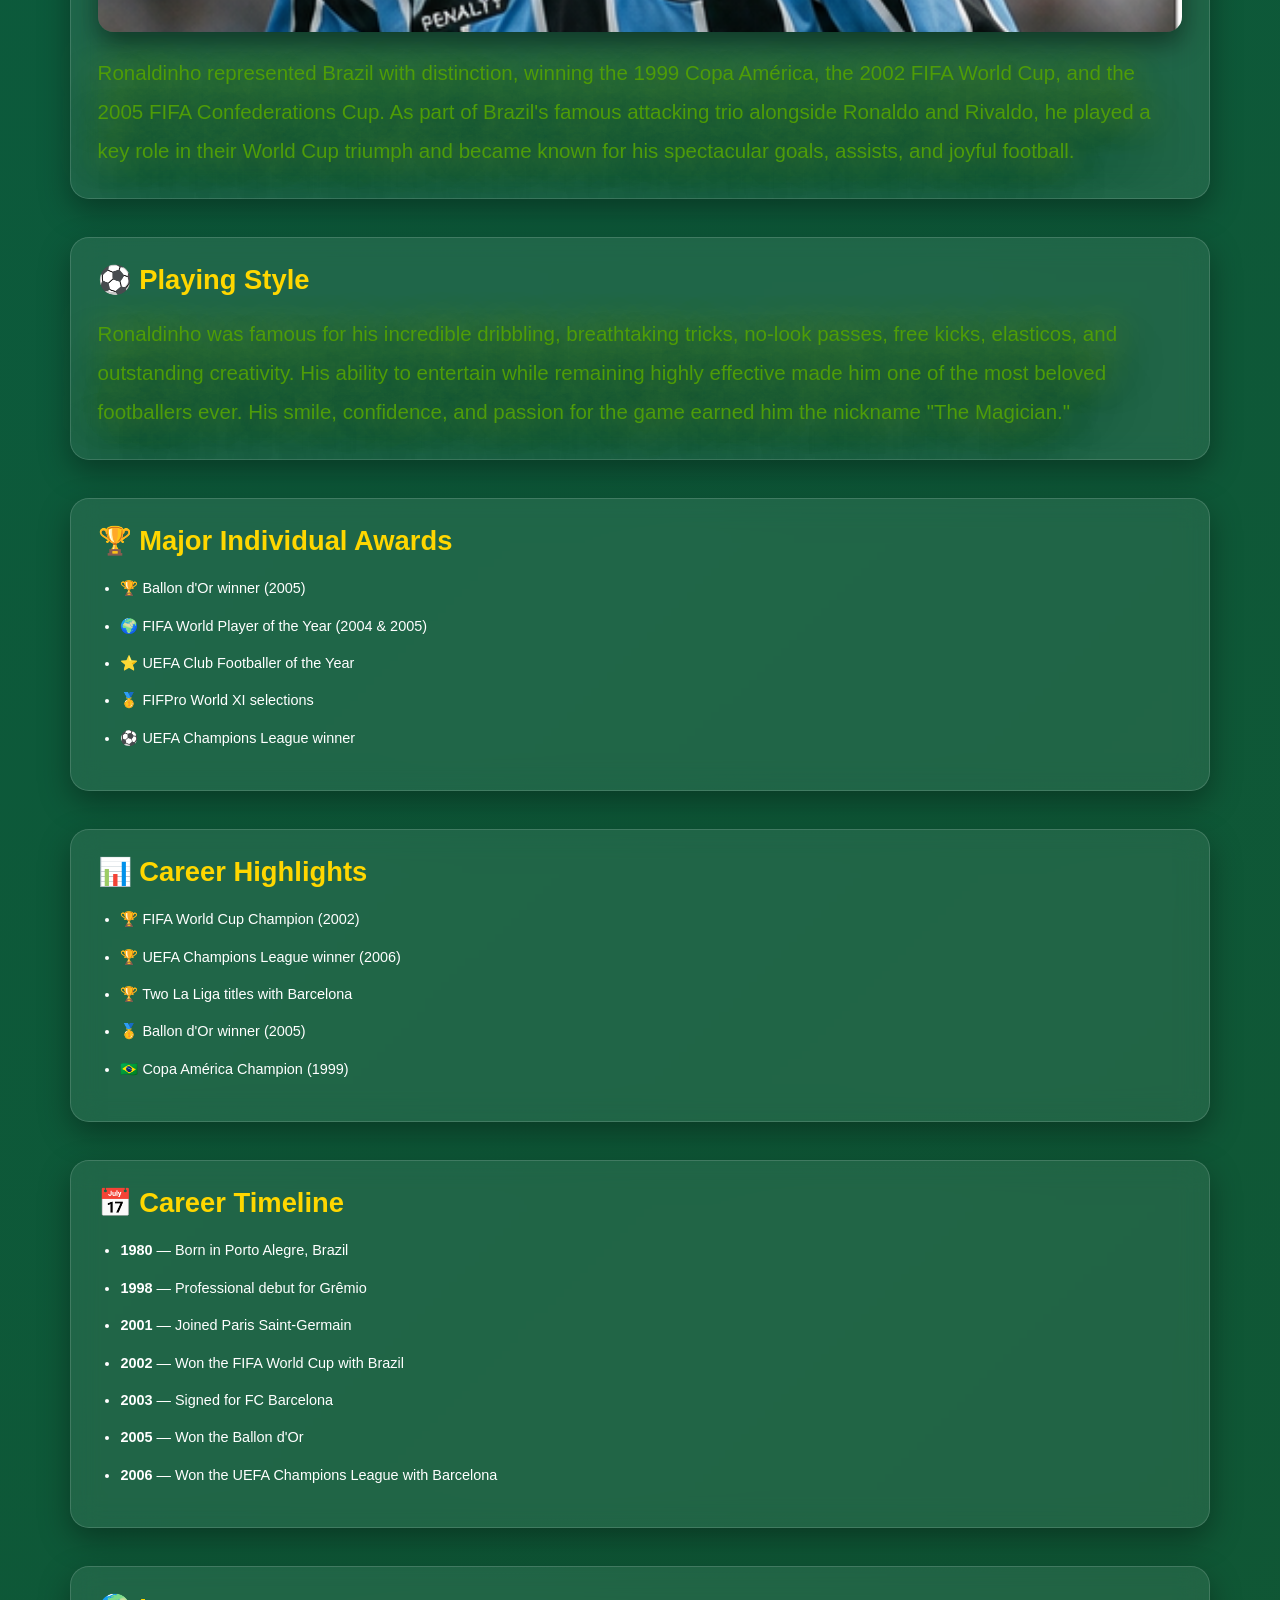
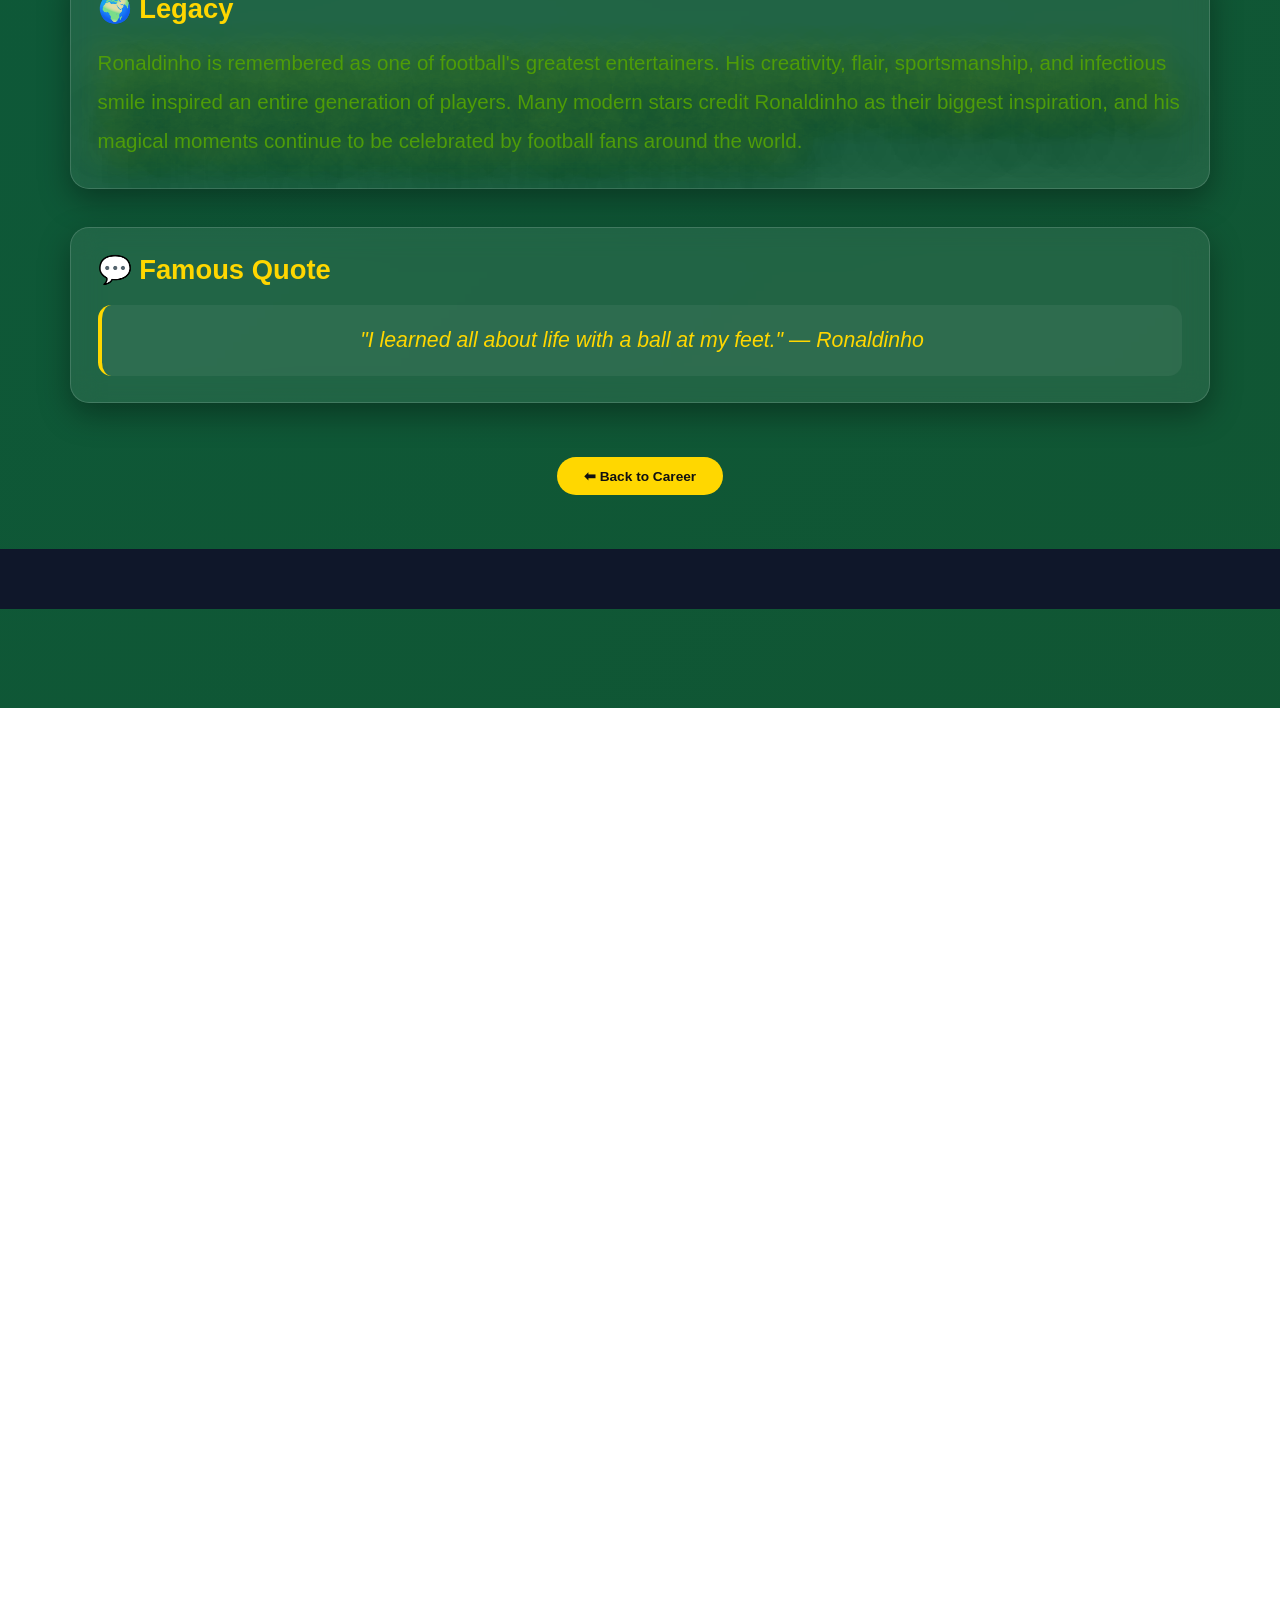
<file: journey/ronaldinho.html>
<!doctype html>
<html lang="en">
  <head>
    <meta charset="UTF-8" />
    <meta name="viewport" content="width=device-width, initial-scale=1.0" />
    <title>Ronaldinho | Football World</title>
    <link rel="stylesheet" href="../styles.css" />
  </head>
  <body>
    <header class="journey-hero">
      <h1>🇧🇷 Ronaldinho</h1>
      <h2>The Magician of Football</h2>
      <p>
Ronaldinho is one of football's most entertaining and gifted players of all
time. Known for his dazzling skills, joyful style of play, and unforgettable
smile, he inspired millions with his creativity and passion for the game. From
the streets of Porto Alegre to becoming a World Cup winner and Ballon d'Or
recipient, Ronaldinho's career remains one of football's most magical journeys.
</p>
    </header>
    <section class="hero-card">
      <img src="../PLAYERS CARD/ronaldinho..png" alt="Ronaldinho" />
    </section>
    <section class="journey-section">
      <h2>👶 Early Life</h2>
      <img src="backgrounds/ronaldinho/image_06.png" />
      <p>
Ronaldo de Assis Moreira, better known as Ronaldinho, was born on 21 March 1980
in Porto Alegre, Brazil. He grew up in a football-loving family, with his older
brother Roberto also playing professionally. Ronaldinho displayed incredible
talent from a young age, spending countless hours playing street football and
futsal, where he developed the creativity and close ball control that would
define his career.
</p>
    </section>
    <section class="journey-section">
      <h2>⚽ Youth Career</h2>
      <img src="backgrounds/ronaldinho/image_01.png" />
      <p>
Ronaldinho joined Grêmio's youth academy, where his exceptional dribbling,
vision, and technical ability quickly stood out. His performances in youth
competitions attracted international attention, and many believed he would
become one of Brazil's next great football stars.
</p>
    </section>
    <section class="journey-section">
      <h2>🌟 Professional Debut</h2>
      <img src="backgrounds/ronaldinho/image_08.png" />
      <p>
Ronaldinho made his professional debut for Grêmio in 1998. His flair, pace, and
spectacular skills immediately made him one of Brazil's brightest young talents.
After impressing in domestic competitions, he earned a move to Europe, where
his career reached legendary heights.
</p>
    </section>
    <section class="journey-section">
      <h2>🏟️ Club Career</h2>
      <img src="backgrounds/ronaldinho/image_07.png" />
      <p>
After playing for Grêmio, Ronaldinho joined Paris Saint-Germain before moving
to FC Barcelona in 2003. At Barcelona, he became one of the world's greatest
players, helping the club win two La Liga titles and the UEFA Champions League.
Later, he played for AC Milan before returning to Brazil with Flamengo,
Atlético Mineiro, Fluminense, and eventually Querétaro in Mexico. Wherever he
played, he entertained fans with unforgettable moments of brilliance.
</p>
    </section>
    <section class="journey-section">
      <h2>🌍 International Career</h2>
      <img src="backgrounds/ronaldinho/image_03.png" />
      <p>
Ronaldinho represented Brazil with distinction, winning the 1999 Copa América,
the 2002 FIFA World Cup, and the 2005 FIFA Confederations Cup. As part of
Brazil's famous attacking trio alongside Ronaldo and Rivaldo, he played a key
role in their World Cup triumph and became known for his spectacular goals,
assists, and joyful football.
</p>
    </section>
    <section class="journey-section">
      <h2>⚽ Playing Style</h2>
      <p>
Ronaldinho was famous for his incredible dribbling, breathtaking tricks,
no-look passes, free kicks, elasticos, and outstanding creativity. His ability
to entertain while remaining highly effective made him one of the most beloved
footballers ever. His smile, confidence, and passion for the game earned him
the nickname "The Magician."
</p>
    </section>
    <section class="journey-section">
      <h2>🏆 Major Individual Awards</h2>
     <ul>
<li>🏆 Ballon d'Or winner (2005)</li>
<li>🌍 FIFA World Player of the Year (2004 & 2005)</li>
<li>⭐ UEFA Club Footballer of the Year</li>
<li>🥇 FIFPro World XI selections</li>
<li>⚽ UEFA Champions League winner</li>
</ul>
    </section>
    <section class="journey-section">
      <h2>📊 Career Highlights</h2>
    <ul>
<li>🏆 FIFA World Cup Champion (2002)</li>
<li>🏆 UEFA Champions League winner (2006)</li>
<li>🏆 Two La Liga titles with Barcelona</li>
<li>🥇 Ballon d'Or winner (2005)</li>
<li>🇧🇷 Copa América Champion (1999)</li>
</ul>
    </section>
    <section class="journey-section">
      <h2>📅 Career Timeline</h2>
      <ul>
<li><strong>1980</strong> — Born in Porto Alegre, Brazil</li>
<li><strong>1998</strong> — Professional debut for Grêmio</li>
<li><strong>2001</strong> — Joined Paris Saint-Germain</li>
<li><strong>2002</strong> — Won the FIFA World Cup with Brazil</li>
<li><strong>2003</strong> — Signed for FC Barcelona</li>
<li><strong>2005</strong> — Won the Ballon d'Or</li>
<li><strong>2006</strong> — Won the UEFA Champions League with Barcelona</li>
</ul>
    </section>
    <section class="journey-section">
      <h2>🌍 Legacy</h2>
      <p>
Ronaldinho is remembered as one of football's greatest entertainers. His
creativity, flair, sportsmanship, and infectious smile inspired an entire
generation of players. Many modern stars credit Ronaldinho as their biggest
inspiration, and his magical moments continue to be celebrated by football fans
around the world.
</p>
    </section>
    <section class="journey-section">
      <h2>💬 Famous Quote</h2>
     <blockquote>
"I learned all about life with a ball at my feet."
— Ronaldinho
</blockquote>
    </section>
    <div class="back-home"><a href="../career.html">⬅ Back to Career</a></div>
   <footer>
      <div class="dock-container">
        <div class="dock-bg"></div>
        <nav class="mac-dock">
          <a href="../index.html" class="dock-icon"
            ><img src="../Dock icons/home.png" /><span>Home</span></a
        >
          <a href="../matches.html" class="dock-icon"
          ><img src="../Dock icons/trophy.png" /><span>Matches</span></a
          >
          <a href="../players.html" class="dock-icon"
            ><img src="../Dock icons/players.png" /><span>Players</span></a
          >
          <a href="../career.html" class="dock-icon"
            ><img src="../Dock icons/career.png" /><span>Career</span></a
            >
        </nav>
      </div>
    </footer>
  </body>
</html>
</file>
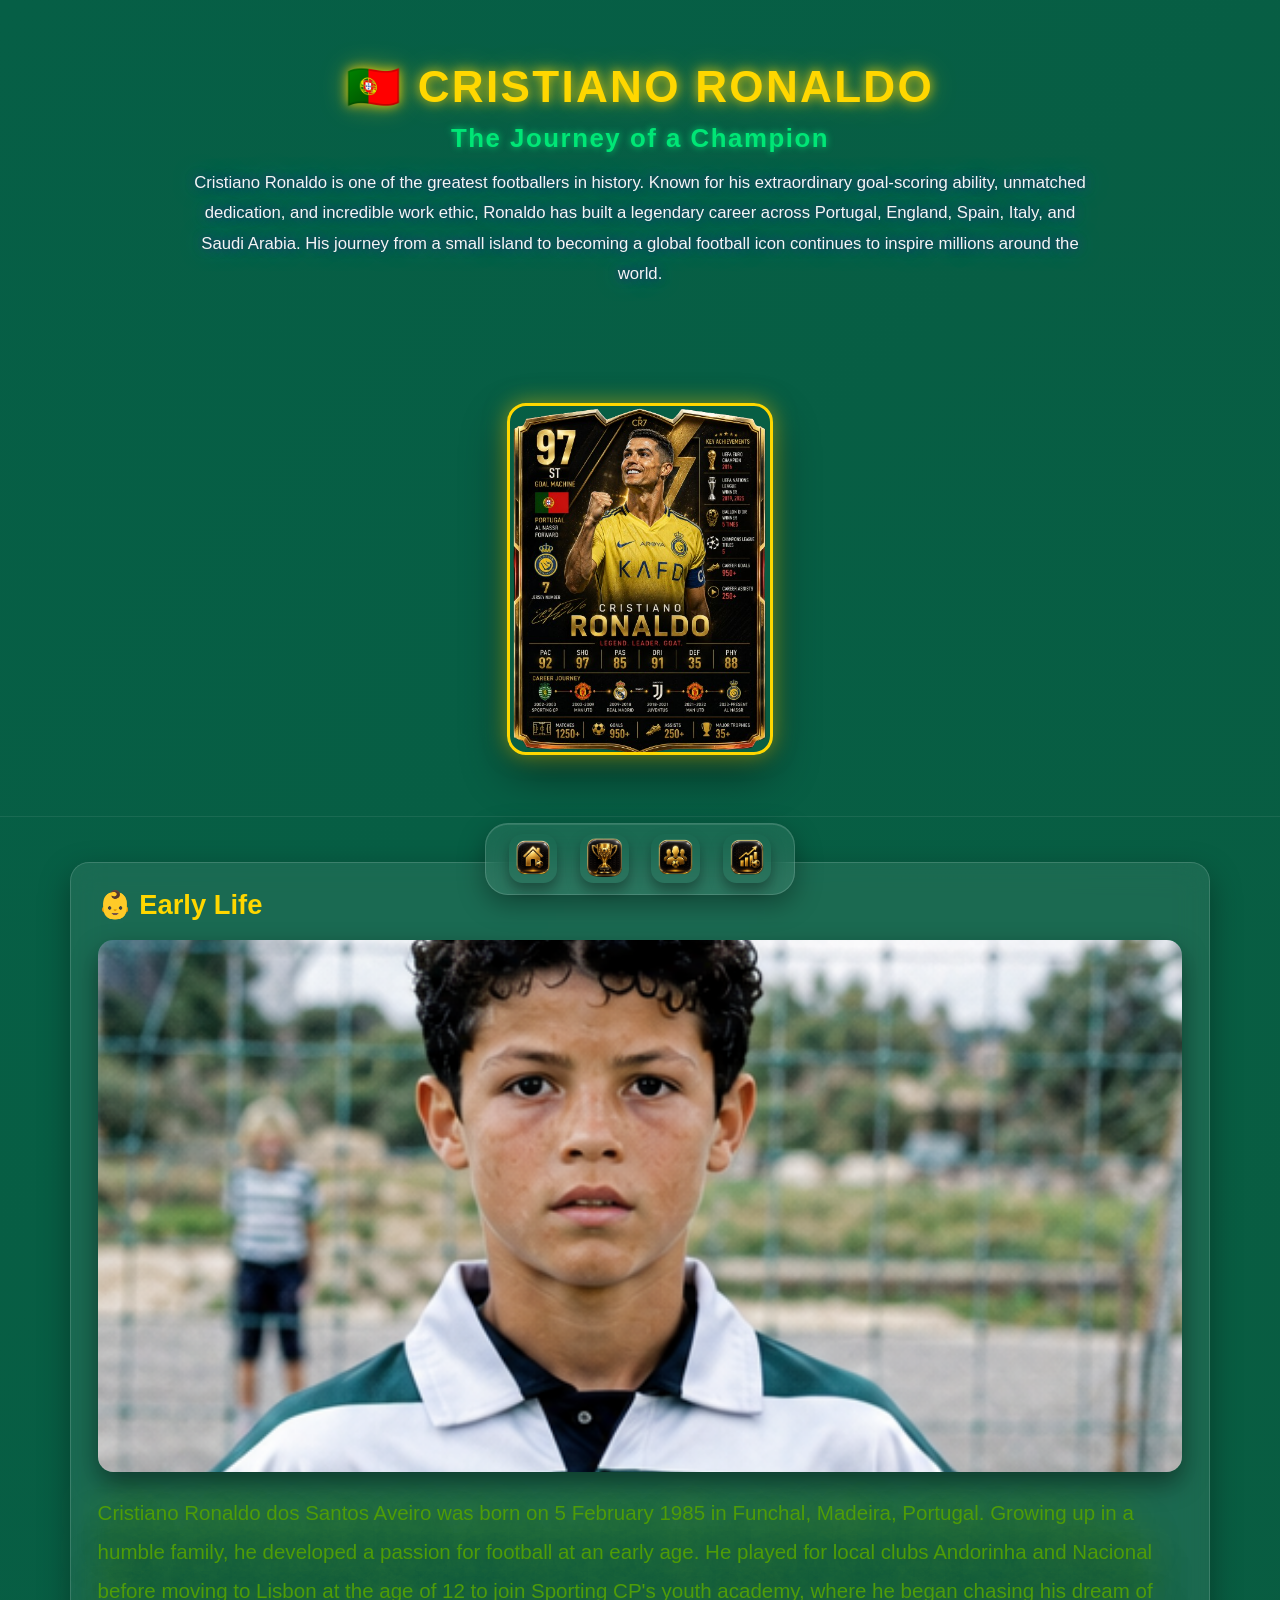
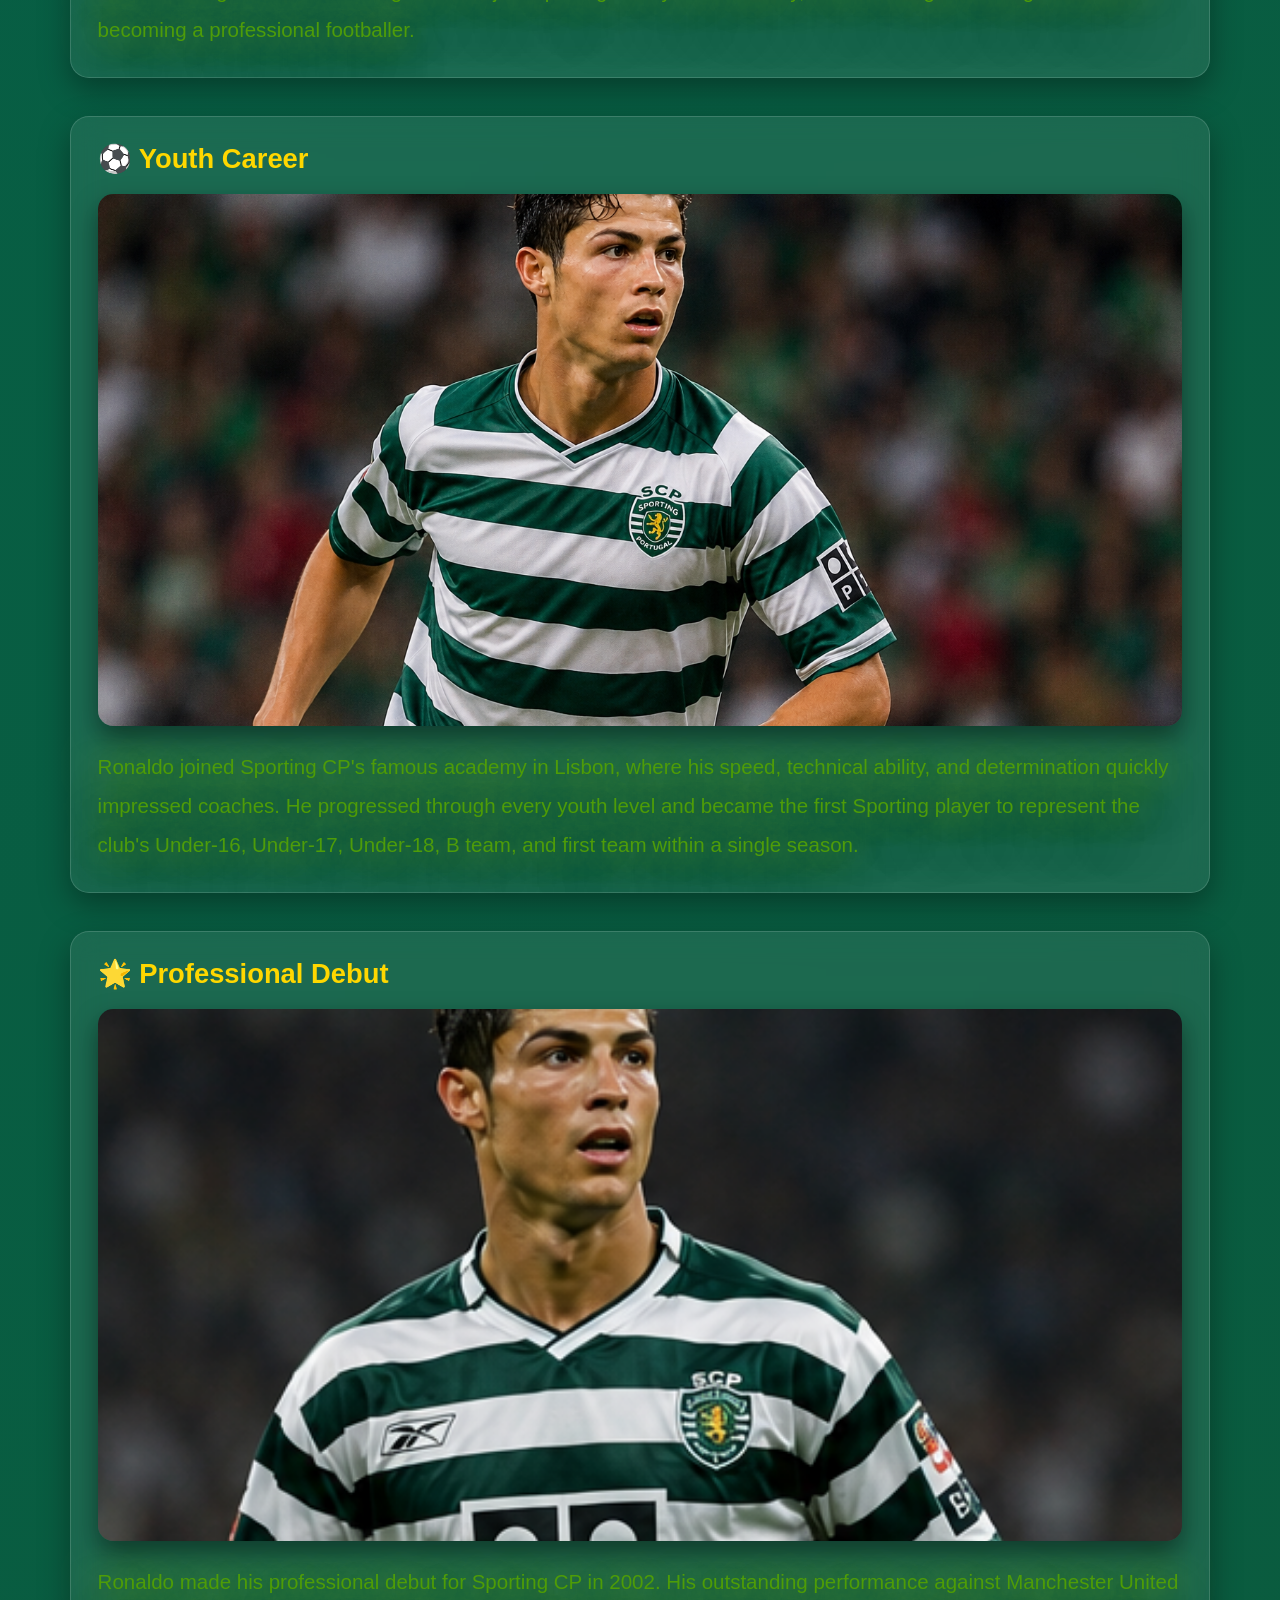
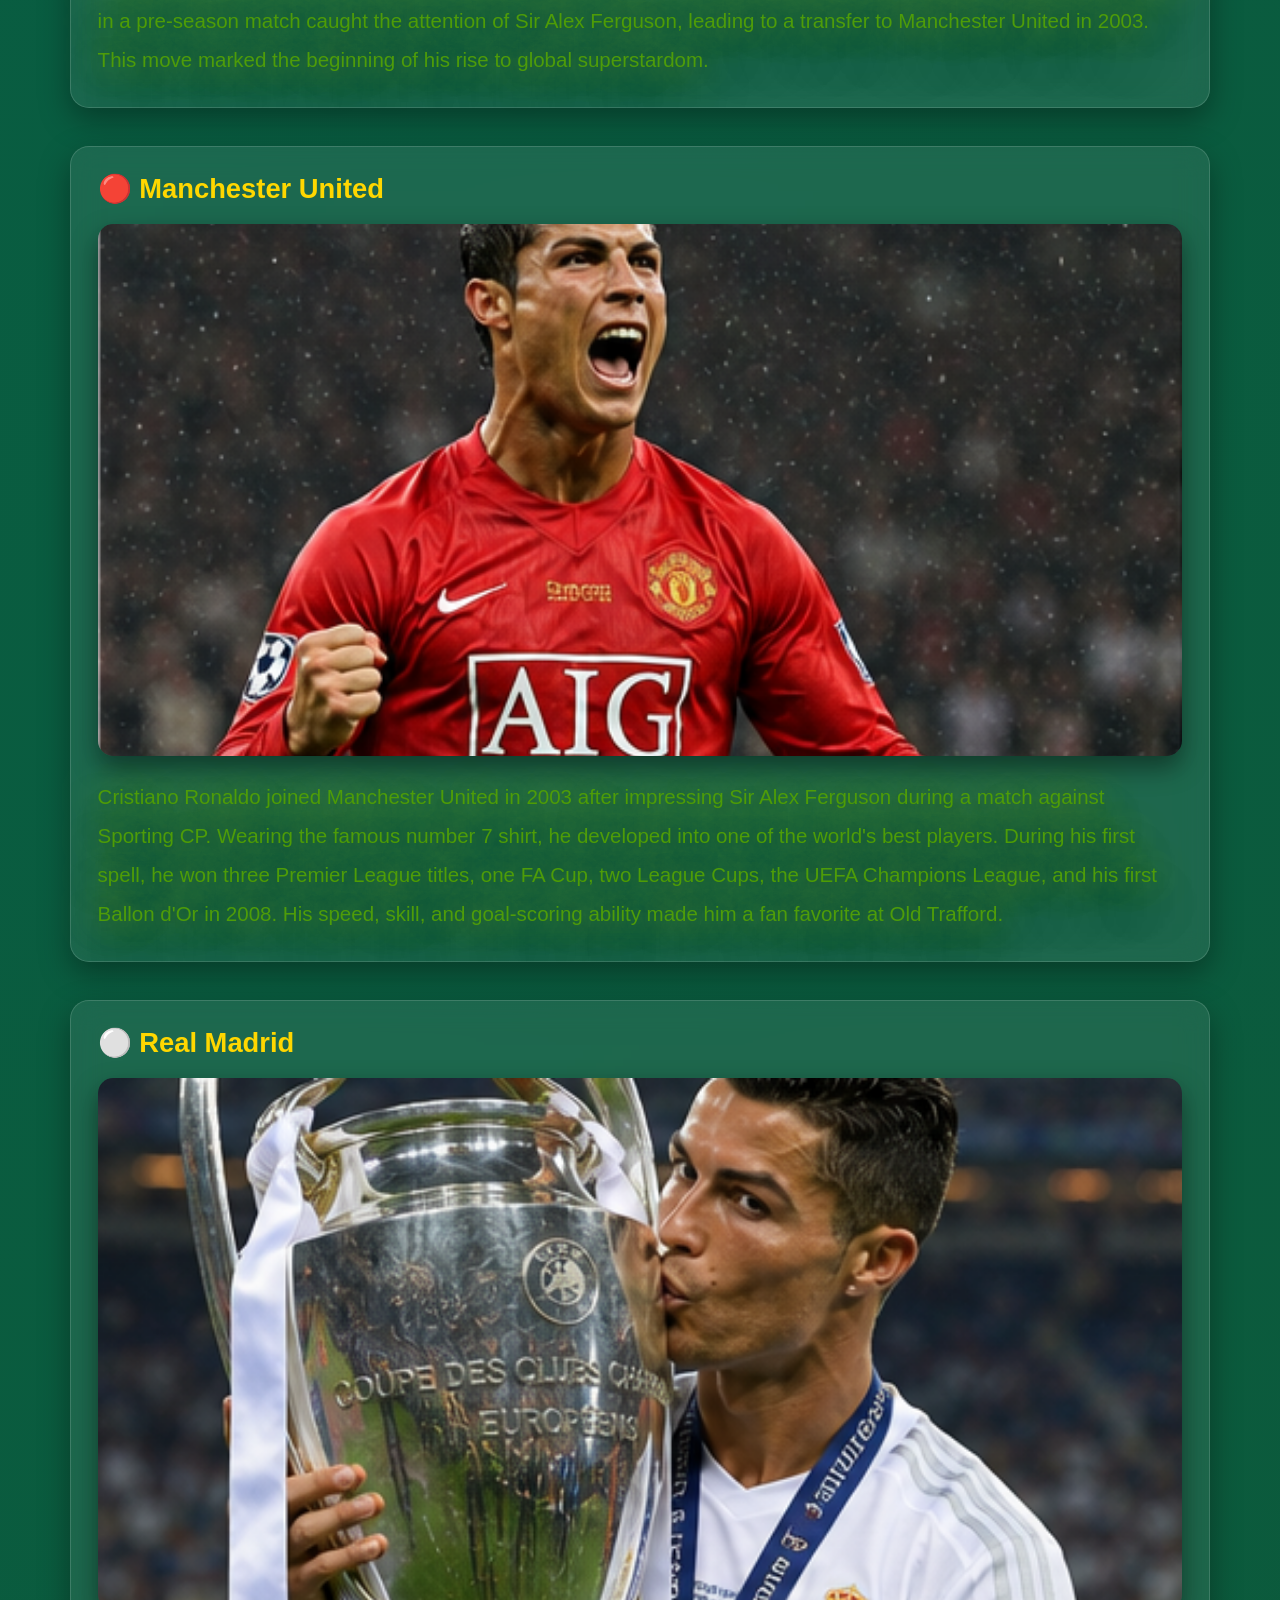
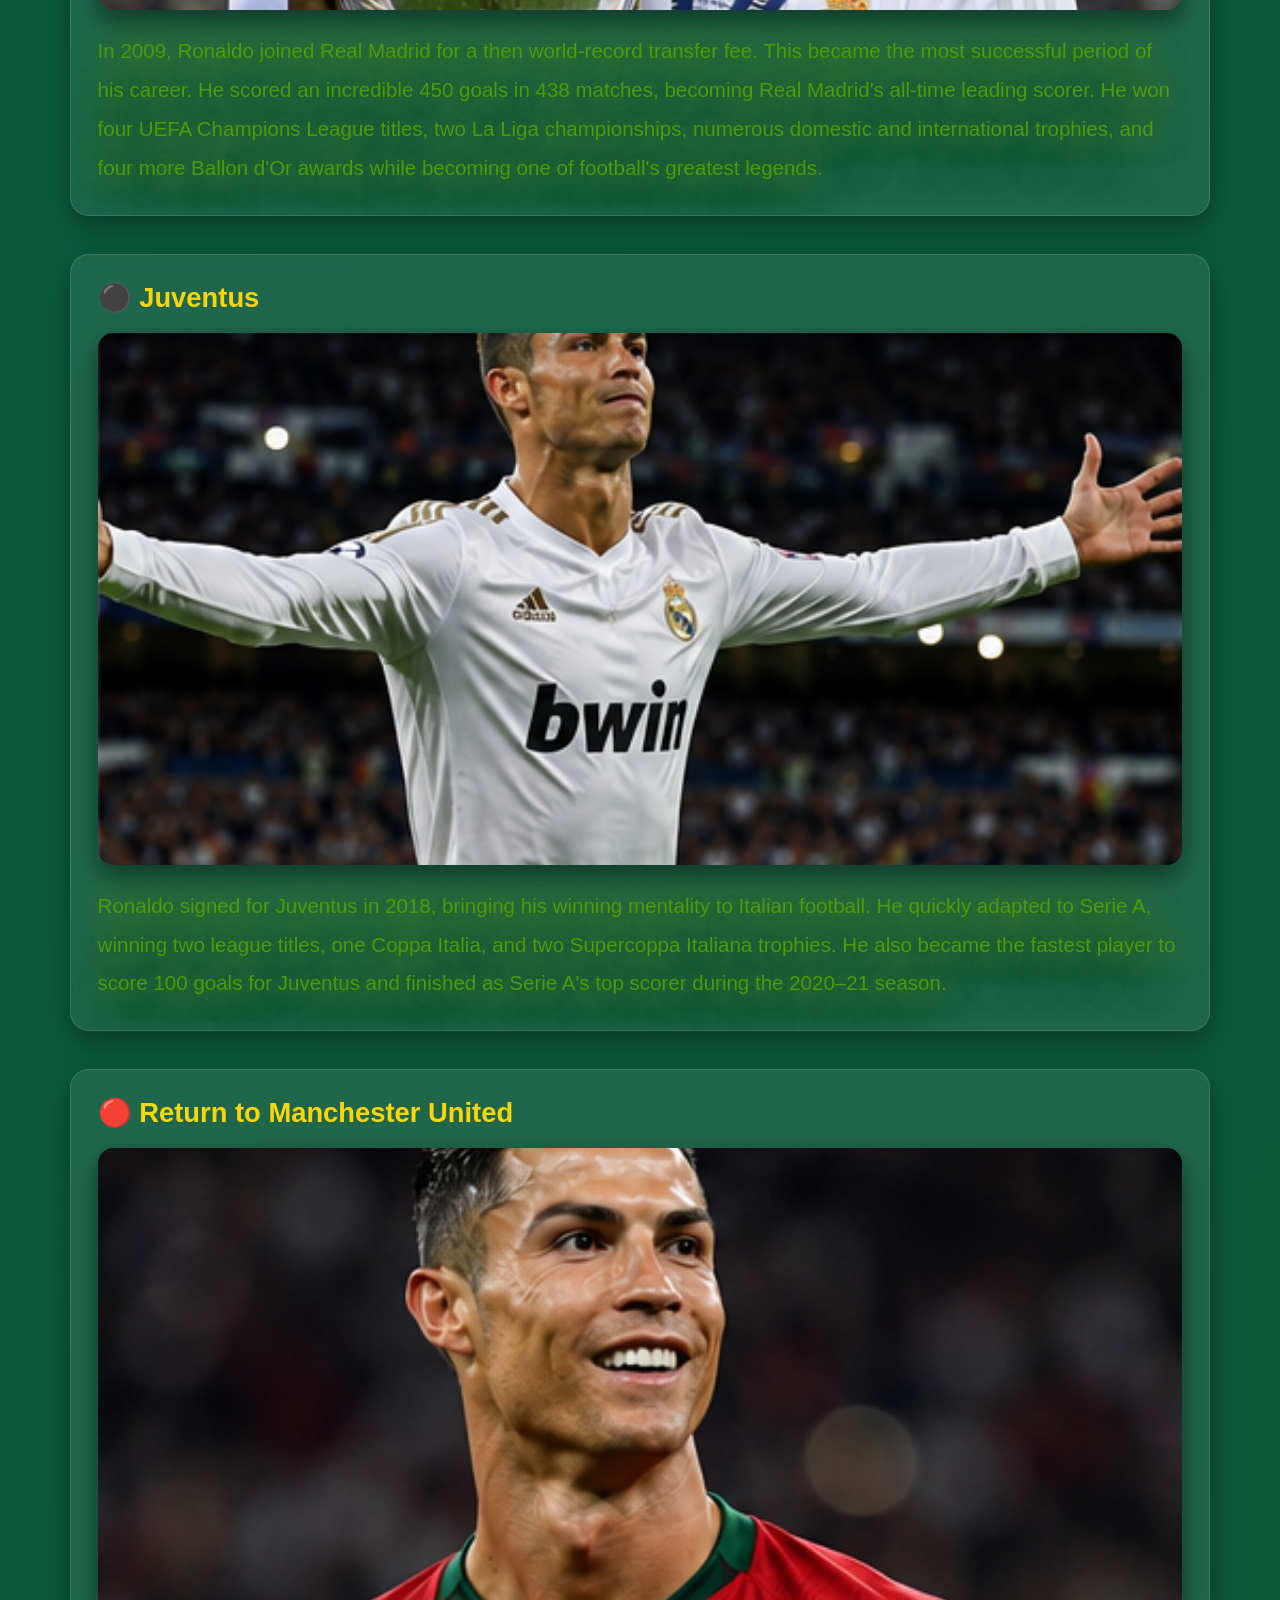
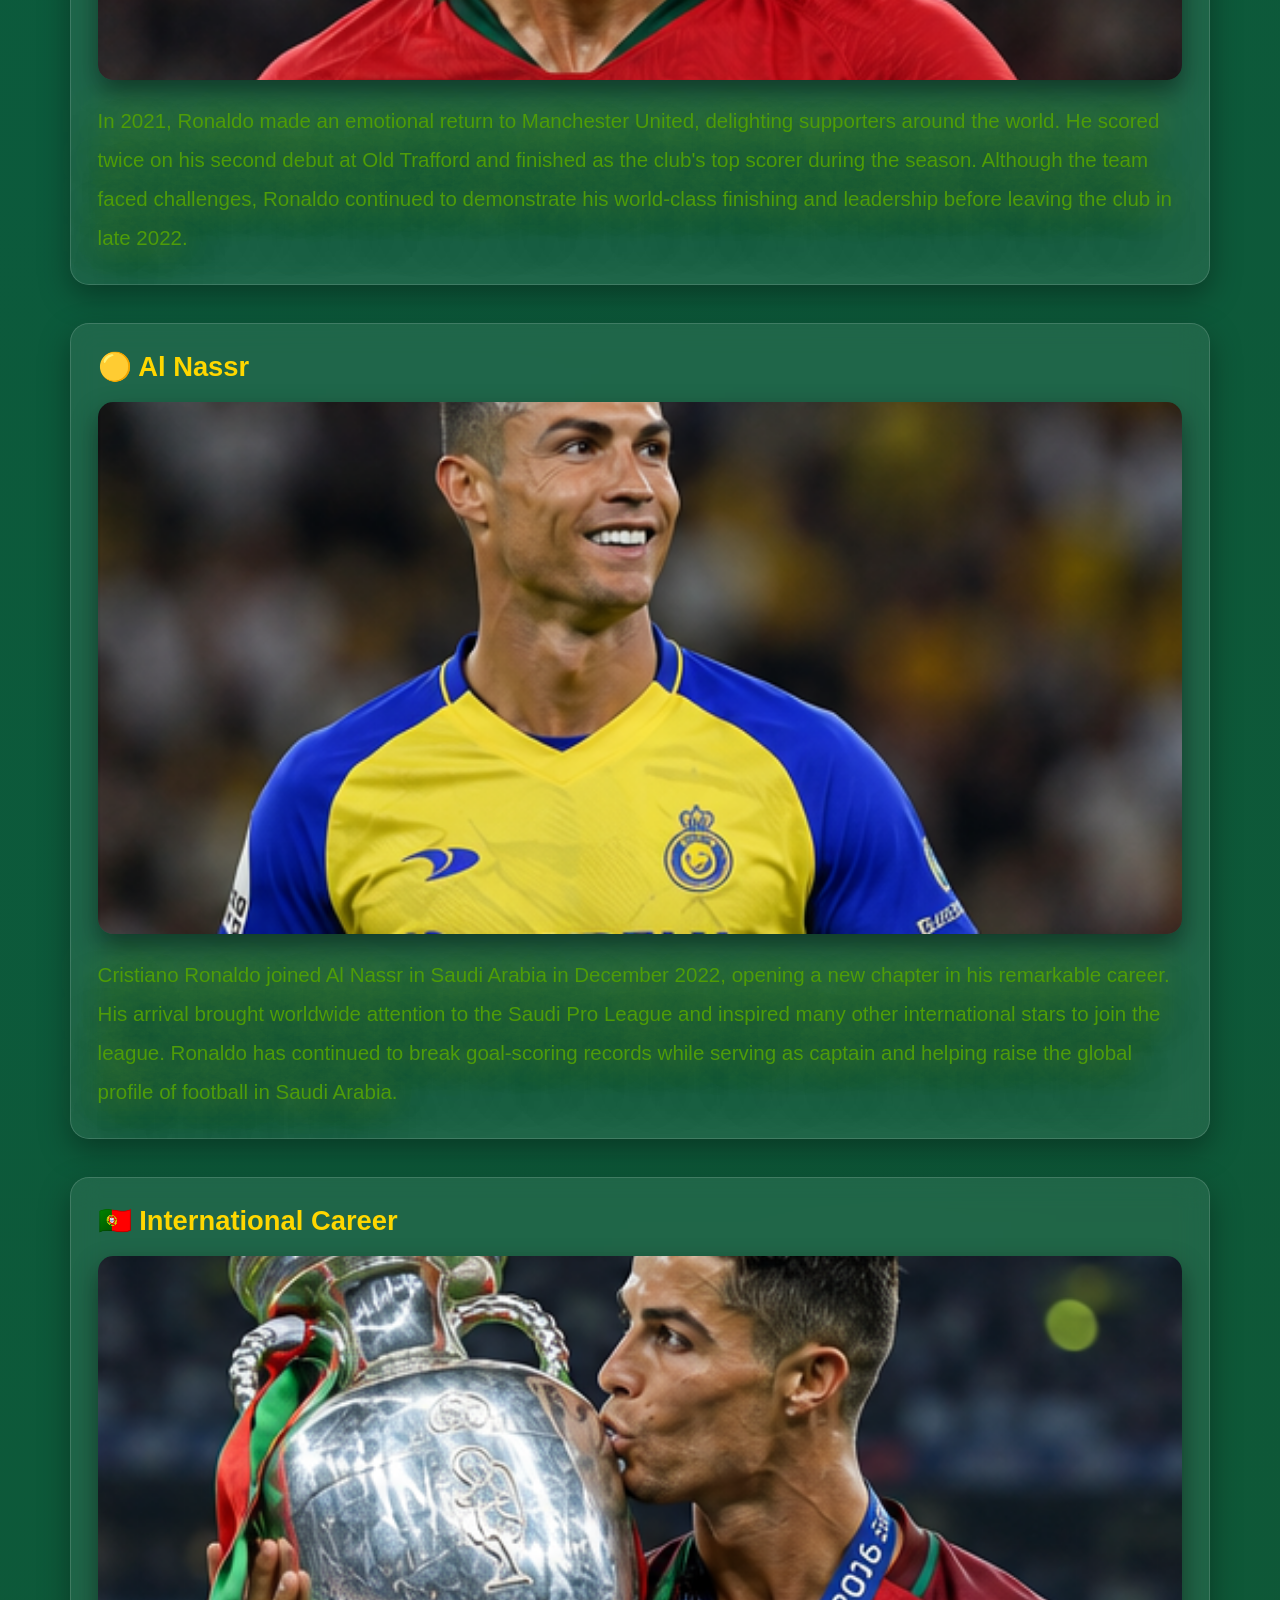
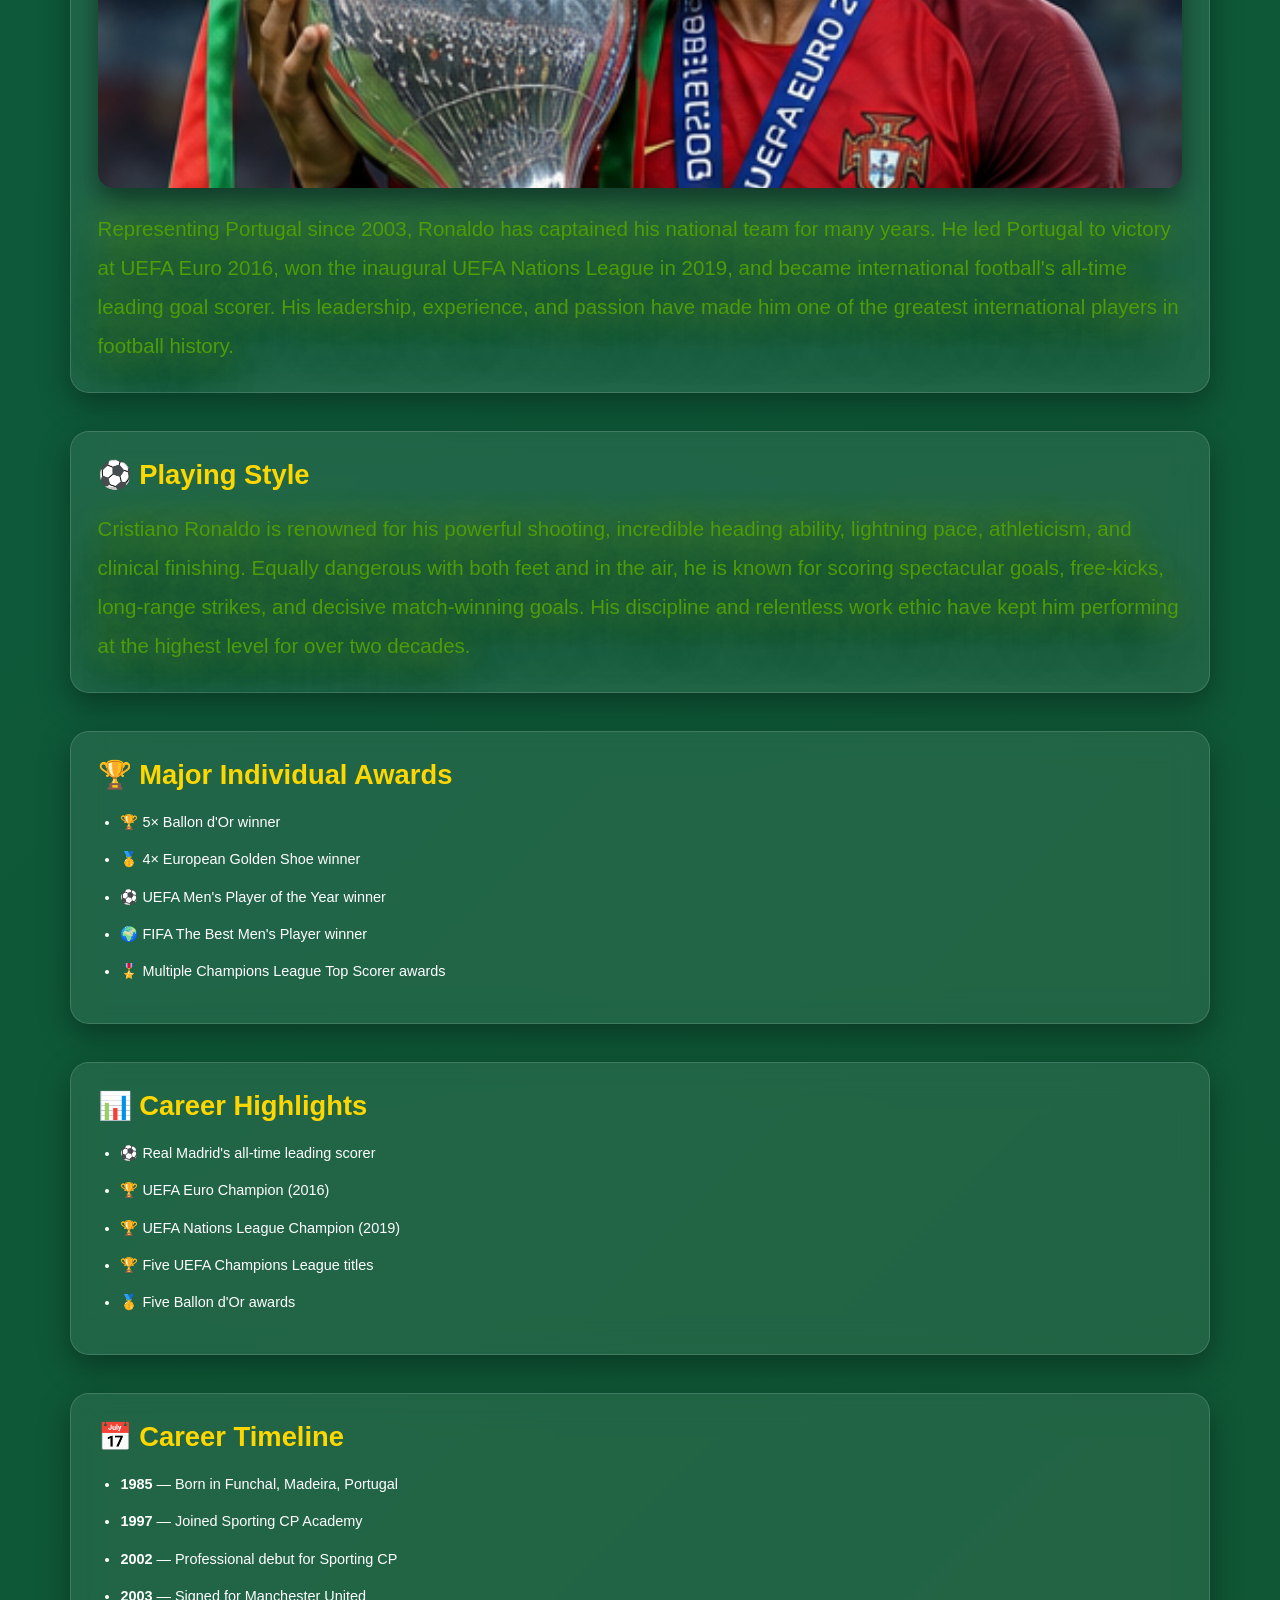
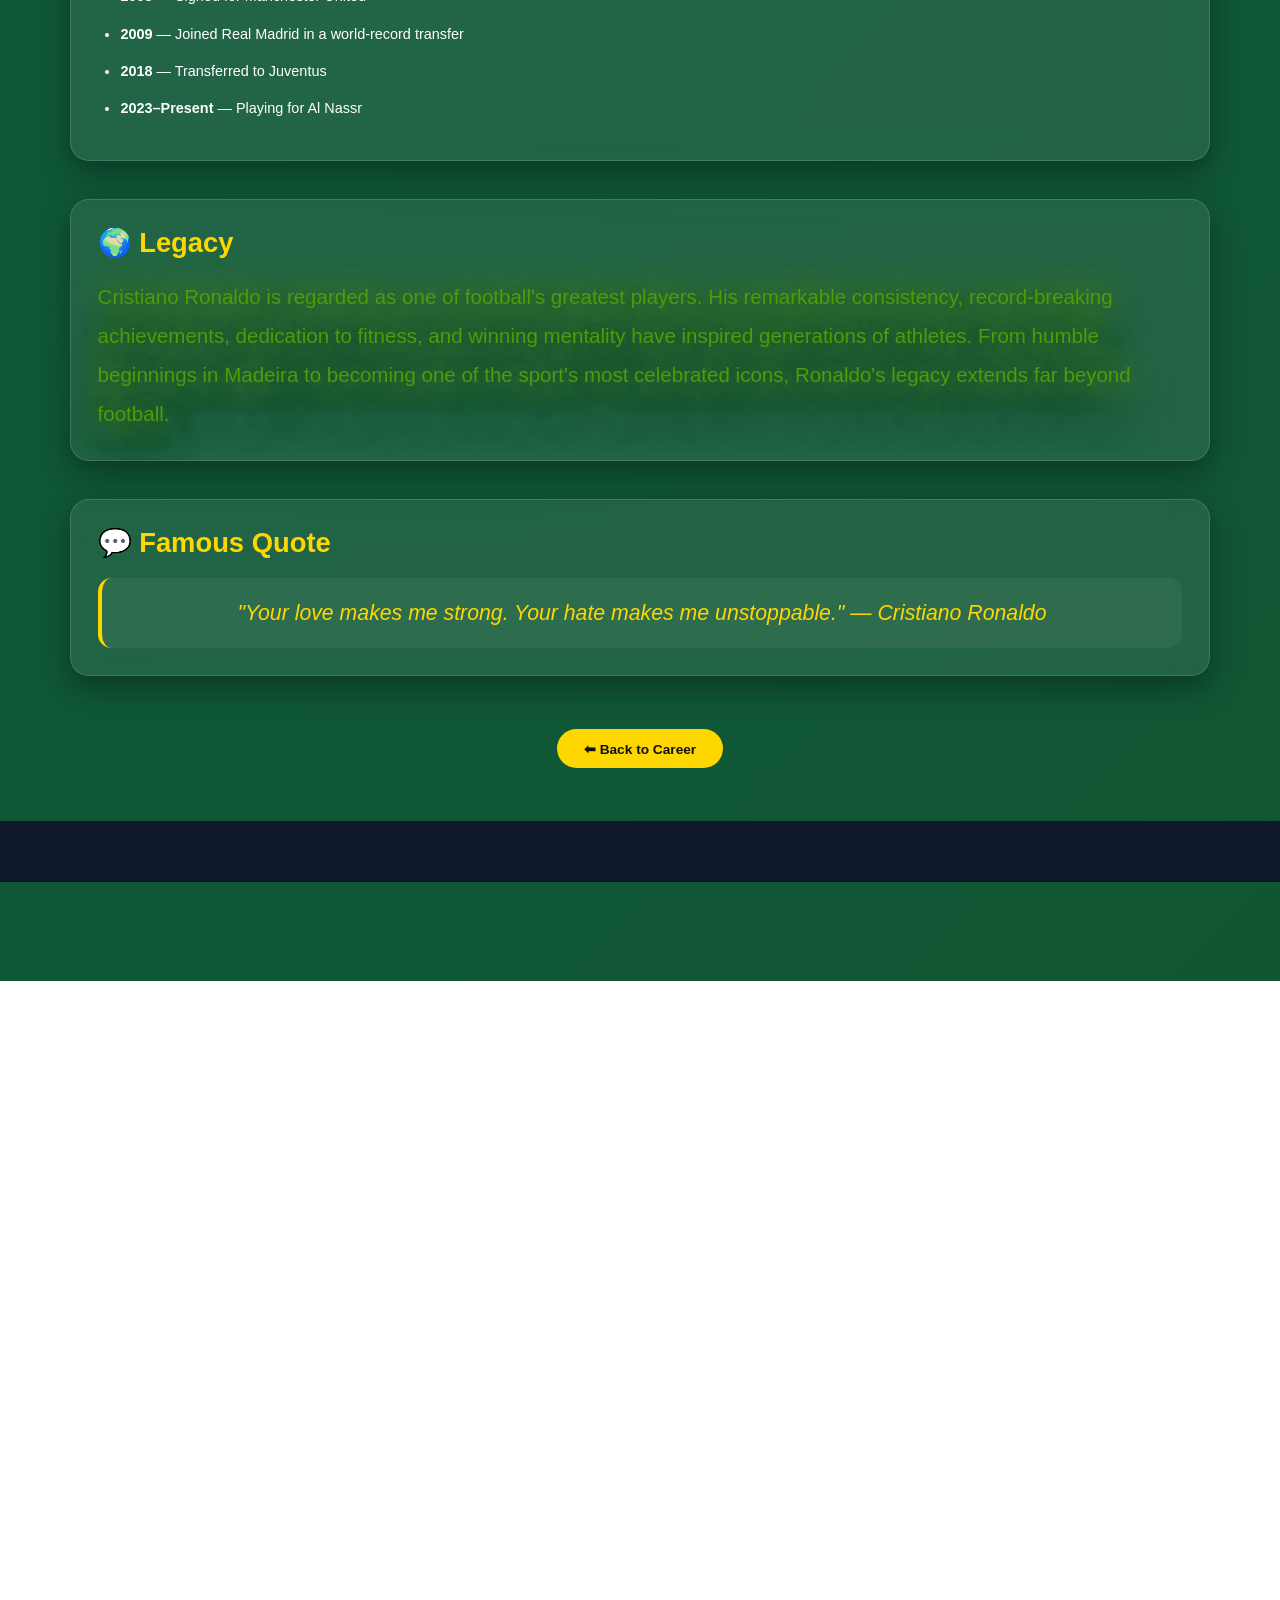
<file: journey/ronaldo.html>
<!doctype html>
<html lang="en">
  <head>
    <meta charset="UTF-8" />
    <meta name="viewport" content="width=device-width, initial-scale=1.0" />
    <title>Cristiano Ronaldo | Football World</title>

    <link rel="stylesheet" href="../styles.css" />
  </head>

  <body>
    <header class="journey-hero">
      <h1>🇵🇹 Cristiano Ronaldo</h1>

      <h2>The Journey of a Champion</h2>
        <p>
Cristiano Ronaldo is one of the greatest footballers in history. Known for his
extraordinary goal-scoring ability, unmatched dedication, and incredible work
ethic, Ronaldo has built a legendary career across Portugal, England, Spain,
Italy, and Saudi Arabia. His journey from a small island to becoming a global
football icon continues to inspire millions around the world.
</p>
      
    </header>

    <section class="hero-card">
      <img src="../PLAYERS CARD/ronaldo..png" alt="Cristiano Ronaldo" />
    </section>

    <section class="journey-section">
      <h2>👶 Early Life</h2>

      <img
        src="backgrounds/ronaldo/image_08.png"
        alt="Young Cristiano Ronaldo"
      />

   <p>
Cristiano Ronaldo dos Santos Aveiro was born on 5 February 1985 in Funchal,
Madeira, Portugal. Growing up in a humble family, he developed a passion for
football at an early age. He played for local clubs Andorinha and Nacional
before moving to Lisbon at the age of 12 to join Sporting CP's youth academy,
where he began chasing his dream of becoming a professional footballer.
</p>
    </section>

    <section class="journey-section">
      <h2>⚽ Youth Career</h2>

      <img src="backgrounds/ronaldo/image_09.png" alt="Sporting CP" />

      <p>
Ronaldo joined Sporting CP's famous academy in Lisbon, where his speed,
technical ability, and determination quickly impressed coaches. He progressed
through every youth level and became the first Sporting player to represent the
club's Under-16, Under-17, Under-18, B team, and first team within a single
season.
</p>
    </section>

    <section class="journey-section">
      <h2>🌟 Professional Debut</h2>

      <img src="backgrounds/ronaldo/image_01.png" alt="Professional Debut" />

      <p>
Ronaldo made his professional debut for Sporting CP in 2002. His outstanding
performance against Manchester United in a pre-season match caught the attention
of Sir Alex Ferguson, leading to a transfer to Manchester United in 2003. This
move marked the beginning of his rise to global superstardom.
</p>
    </section>

    <section class="journey-section">
      <h2>🔴 Manchester United</h2>

      <img src="backgrounds/ronaldo/image_05.png" alt="Manchester United" />

      <p>
Cristiano Ronaldo joined Manchester United in 2003 after impressing Sir Alex
Ferguson during a match against Sporting CP. Wearing the famous number 7 shirt,
he developed into one of the world's best players. During his first spell, he
won three Premier League titles, one FA Cup, two League Cups, the UEFA
Champions League, and his first Ballon d'Or in 2008. His speed, skill, and
goal-scoring ability made him a fan favorite at Old Trafford.
</p>
    </section>

    <section class="journey-section">
      <h2>⚪ Real Madrid</h2>

      <img src="backgrounds/ronaldo/image_04.png" alt="Real Madrid" />

      <p>
In 2009, Ronaldo joined Real Madrid for a then world-record transfer fee. This
became the most successful period of his career. He scored an incredible 450
goals in 438 matches, becoming Real Madrid's all-time leading scorer. He won
four UEFA Champions League titles, two La Liga championships, numerous domestic
and international trophies, and four more Ballon d'Or awards while becoming one
of football's greatest legends.
</p>
    </section>

    <section class="journey-section">
      <h2>⚫ Juventus</h2>

      <img src="backgrounds/ronaldo/image_02.png" alt="Juventus" />

      <p>
Ronaldo signed for Juventus in 2018, bringing his winning mentality to Italian
football. He quickly adapted to Serie A, winning two league titles, one Coppa
Italia, and two Supercoppa Italiana trophies. He also became the fastest player
to score 100 goals for Juventus and finished as Serie A's top scorer during the
2020–21 season.
</p>
    </section>

    <section class="journey-section">
      <h2>🔴 Return to Manchester United</h2>

      <img
        src="backgrounds/ronaldo/image_06.png"
        alt="Manchester United Return"
      />

      <p>
In 2021, Ronaldo made an emotional return to Manchester United, delighting
supporters around the world. He scored twice on his second debut at Old
Trafford and finished as the club's top scorer during the season. Although the
team faced challenges, Ronaldo continued to demonstrate his world-class
finishing and leadership before leaving the club in late 2022.
</p>
    </section>

    <section class="journey-section">
      <h2>🟡 Al Nassr</h2>

      <img src="backgrounds/ronaldo/image_03.png" alt="Al Nassr" />

      <p>
Cristiano Ronaldo joined Al Nassr in Saudi Arabia in December 2022, opening a
new chapter in his remarkable career. His arrival brought worldwide attention
to the Saudi Pro League and inspired many other international stars to join the
league. Ronaldo has continued to break goal-scoring records while serving as
captain and helping raise the global profile of football in Saudi Arabia.
</p>
    </section>

    <section class="journey-section">
      <h2>🇵🇹 International Career</h2>

      <img src="backgrounds/ronaldo/image_07.png" alt="Portugal" />

      <p>
Representing Portugal since 2003, Ronaldo has captained his national team for
many years. He led Portugal to victory at UEFA Euro 2016, won the inaugural UEFA
Nations League in 2019, and became international football's all-time leading
goal scorer. His leadership, experience, and passion have made him one of the
greatest international players in football history.
</p>
    </section>

    <section class="journey-section">
      <h2>⚽ Playing Style</h2>

      <p>
Cristiano Ronaldo is renowned for his powerful shooting, incredible heading
ability, lightning pace, athleticism, and clinical finishing. Equally dangerous
with both feet and in the air, he is known for scoring spectacular goals,
free-kicks, long-range strikes, and decisive match-winning goals. His
discipline and relentless work ethic have kept him performing at the highest
level for over two decades.
</p>
    </section>

    <section class="journey-section">
      <h2>🏆 Major Individual Awards</h2>

     <ul>
<li>🏆 5× Ballon d'Or winner</li>
<li>🥇 4× European Golden Shoe winner</li>
<li>⚽ UEFA Men's Player of the Year winner</li>
<li>🌍 FIFA The Best Men's Player winner</li>
<li>🎖️ Multiple Champions League Top Scorer awards</li>
</ul>
    </section>

    <section class="journey-section">
      <h2>📊 Career Highlights</h2>

<ul>
<li>⚽ Real Madrid's all-time leading scorer</li>
<li>🏆 UEFA Euro Champion (2016)</li>
<li>🏆 UEFA Nations League Champion (2019)</li>
<li>🏆 Five UEFA Champions League titles</li>
<li>🥇 Five Ballon d'Or awards</li>
</ul>
    </section>

    <section class="journey-section">
      <h2>📅 Career Timeline</h2>

      <ul>
<li><strong>1985</strong> — Born in Funchal, Madeira, Portugal</li>
<li><strong>1997</strong> — Joined Sporting CP Academy</li>
<li><strong>2002</strong> — Professional debut for Sporting CP</li>
<li><strong>2003</strong> — Signed for Manchester United</li>
<li><strong>2009</strong> — Joined Real Madrid in a world-record transfer</li>
<li><strong>2018</strong> — Transferred to Juventus</li>
<li><strong>2023–Present</strong> — Playing for Al Nassr</li>
</ul>
    </section>

    <section class="journey-section">
      <h2>🌍 Legacy</h2>

      <p>
Cristiano Ronaldo is regarded as one of football's greatest players. His
remarkable consistency, record-breaking achievements, dedication to fitness,
and winning mentality have inspired generations of athletes. From humble
beginnings in Madeira to becoming one of the sport's most celebrated icons,
Ronaldo's legacy extends far beyond football.
</p>
    </section>

    <section class="journey-section">
      <h2>💬 Famous Quote</h2>

     <blockquote>
"Your love makes me strong. Your hate makes me unstoppable."
— Cristiano Ronaldo
</blockquote>
    </section>

    <div class="back-home">
      <a href="../career.html"> ⬅ Back to Career </a>
    </div>

    <footer>
      <div class="dock-container">
        <div class="dock-bg"></div>
        <nav class="mac-dock">
          <a href="../index.html" class="dock-icon"
            ><img src="../Dock icons/home.png" /><span>Home</span></a
        >
          <a href="../matches.html" class="dock-icon"
          ><img src="../Dock icons/trophy.png" /><span>Matches</span></a
          >
          <a href="../players.html" class="dock-icon"
            ><img src="../Dock icons/players.png" /><span>Players</span></a
          >
          <a href="../career.html" class="dock-icon"
            ><img src="../Dock icons/career.png" /><span>Career</span></a
            >
        </nav>
      </div>
    </footer>
  </body>
</html>
</file>
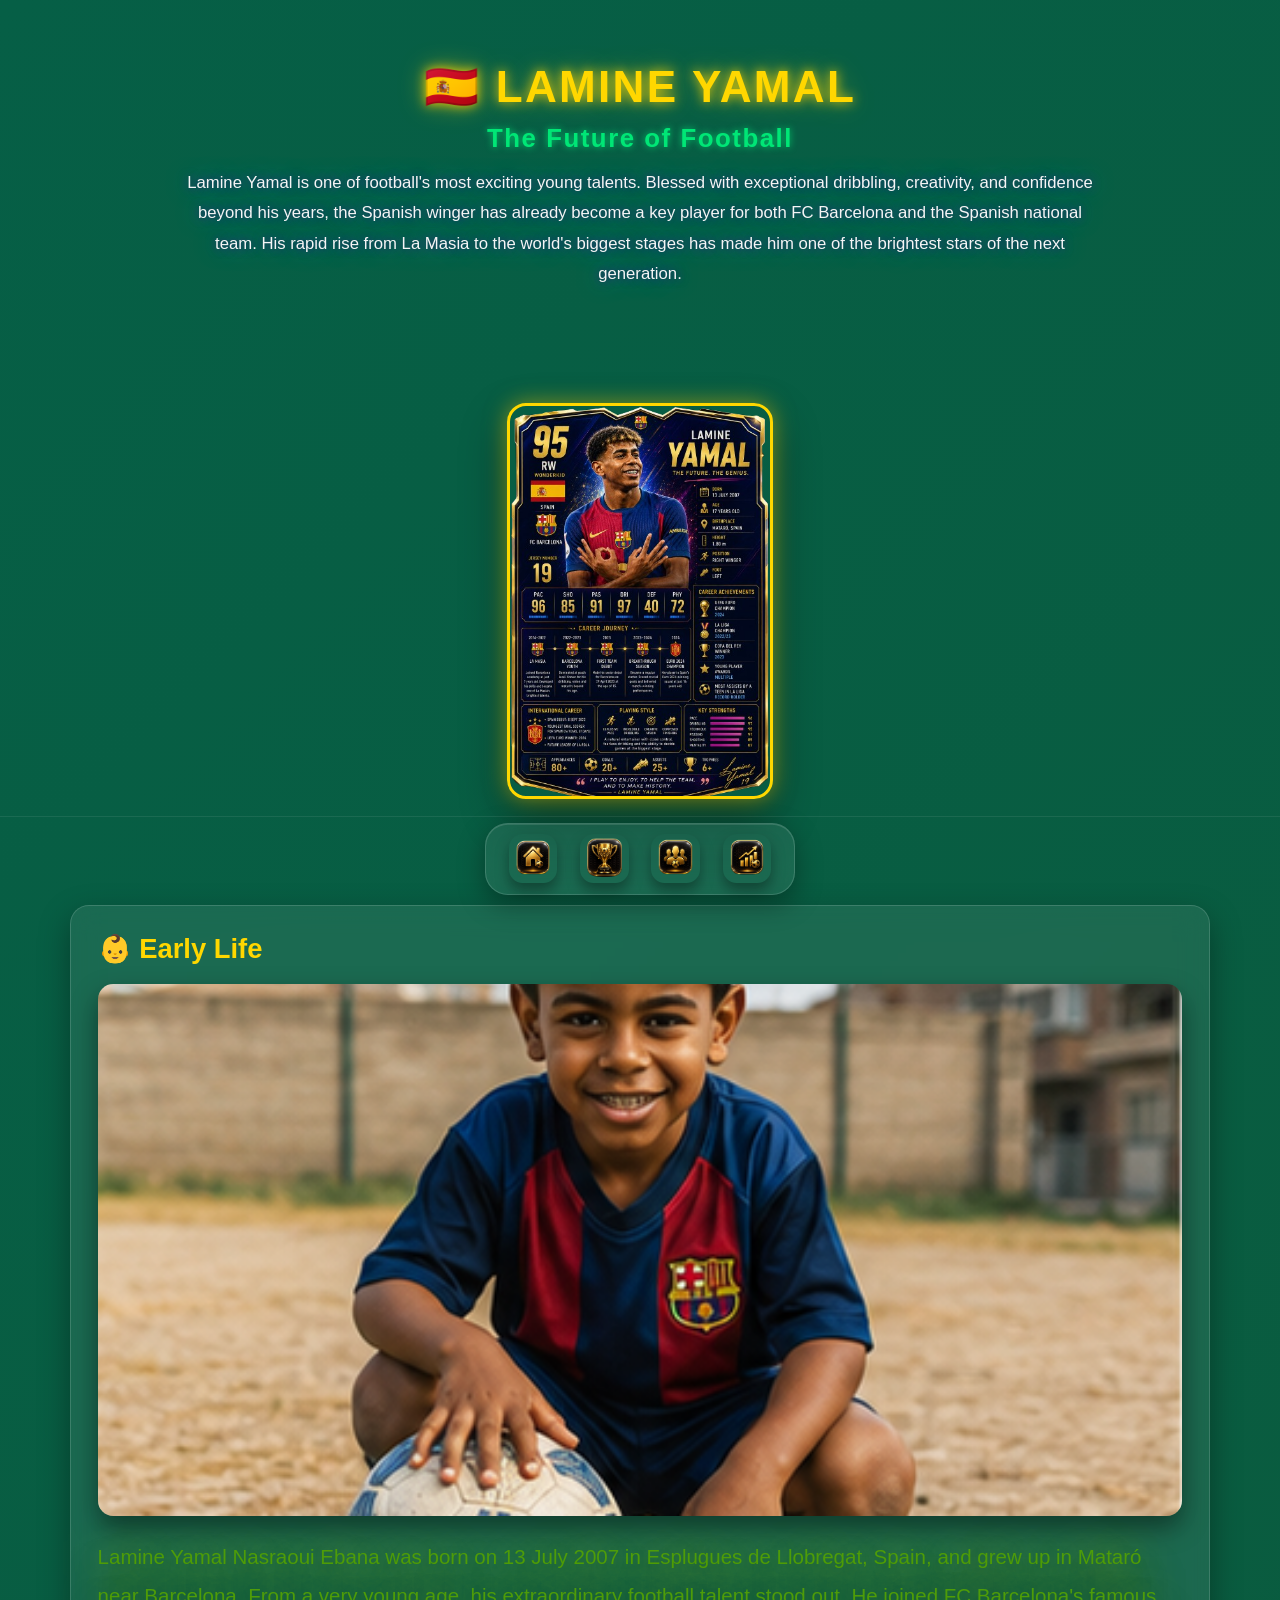
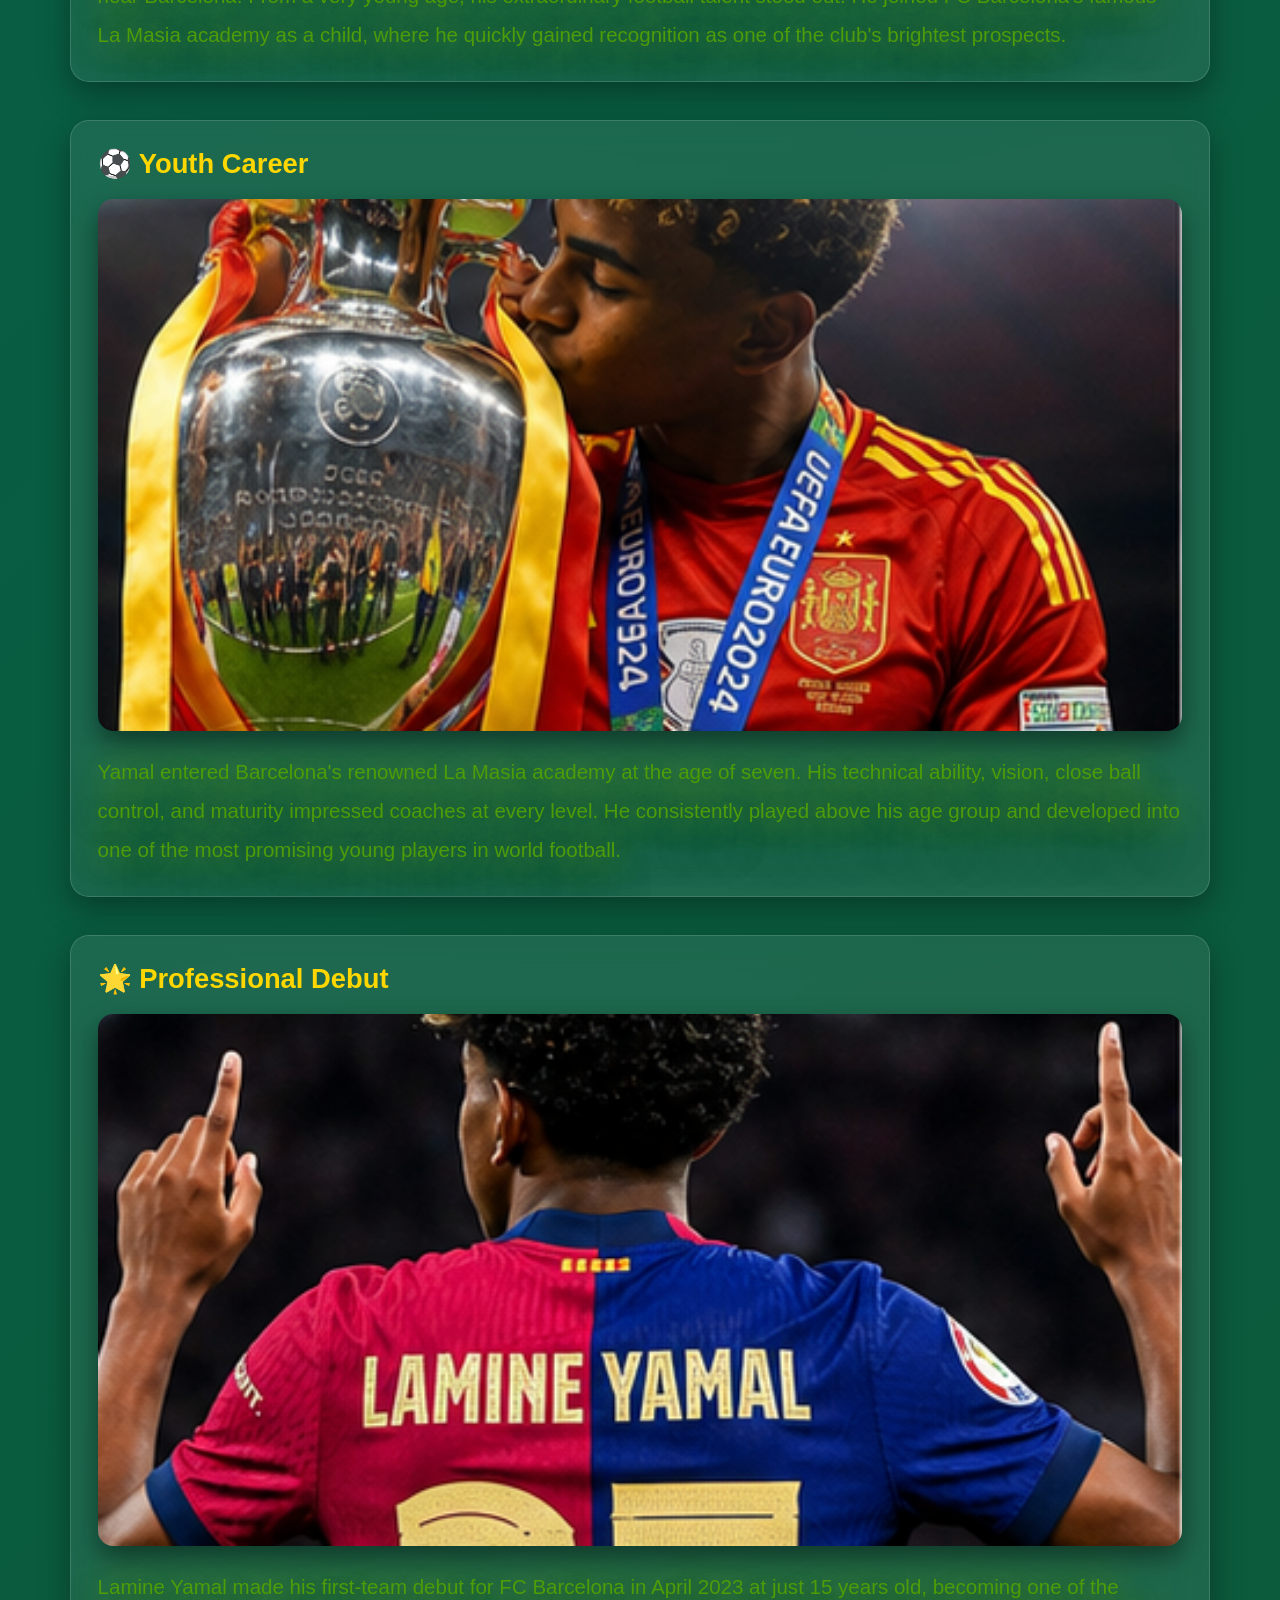
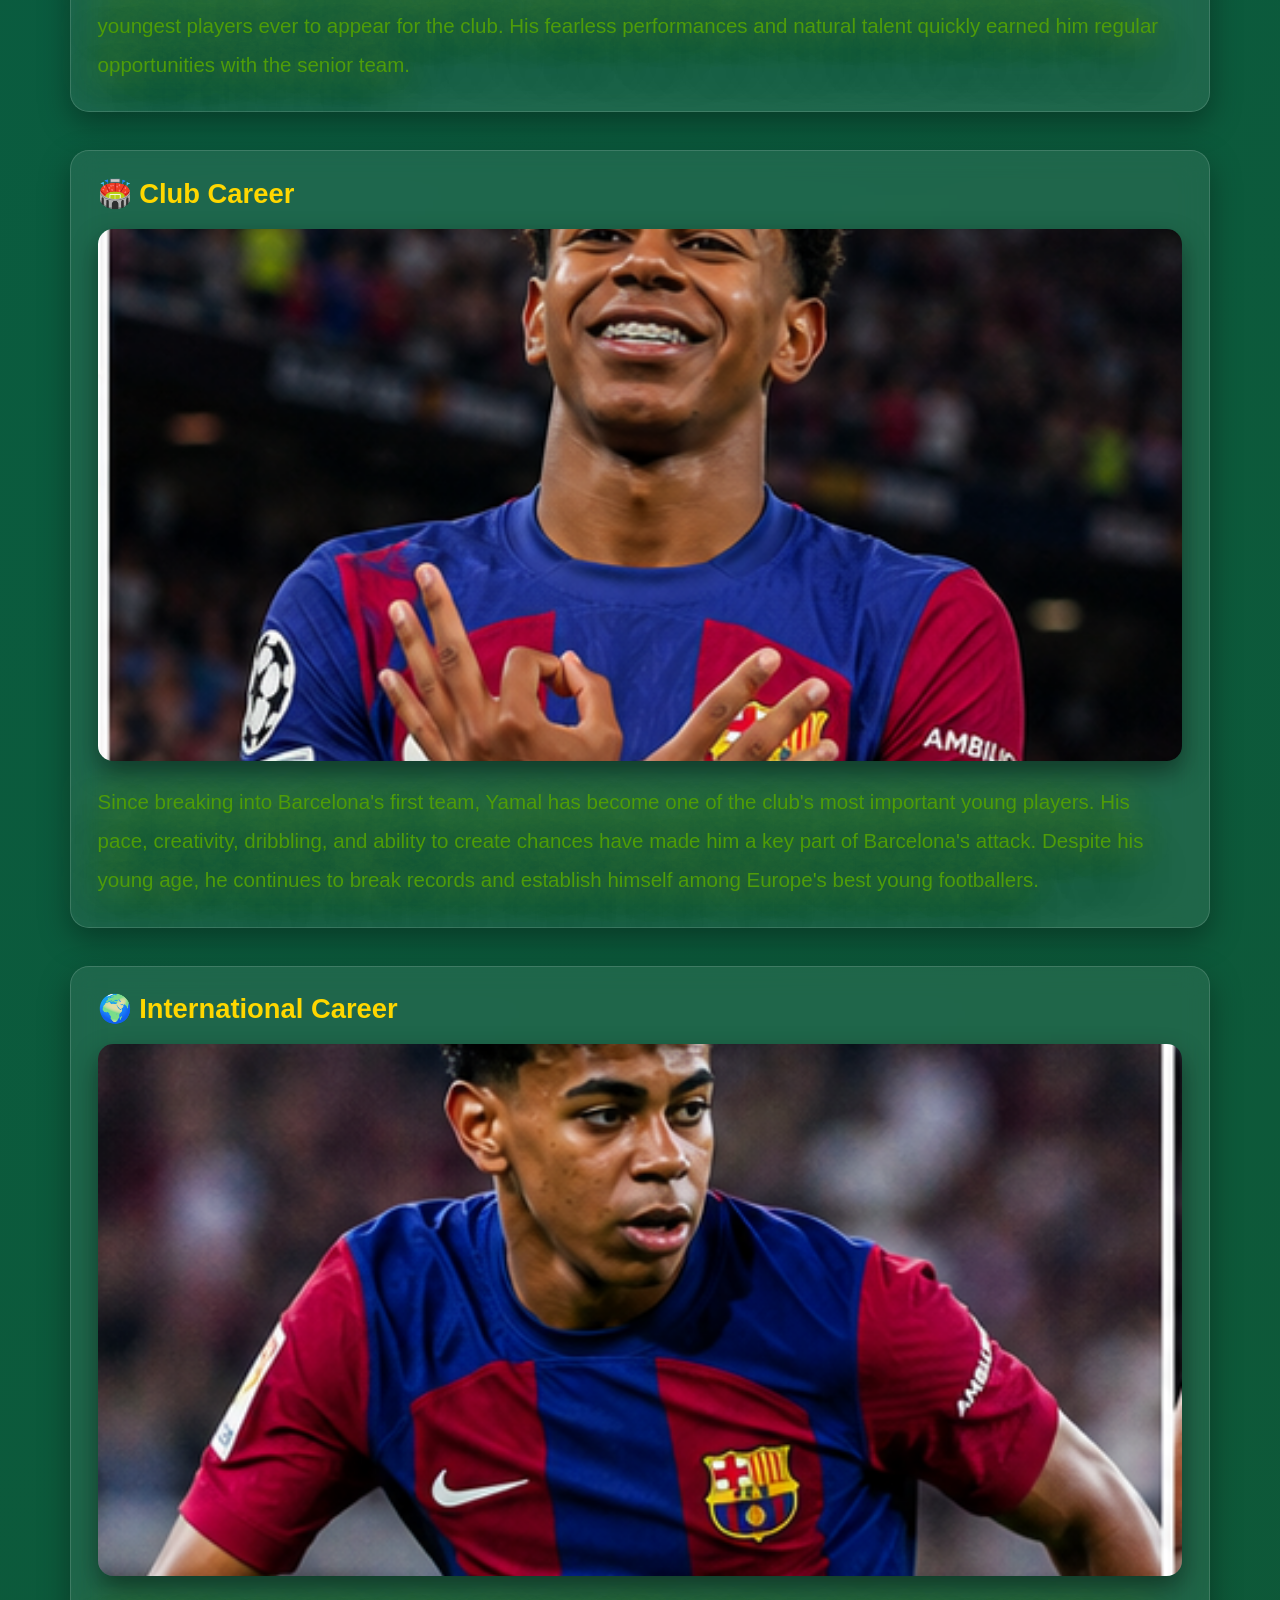
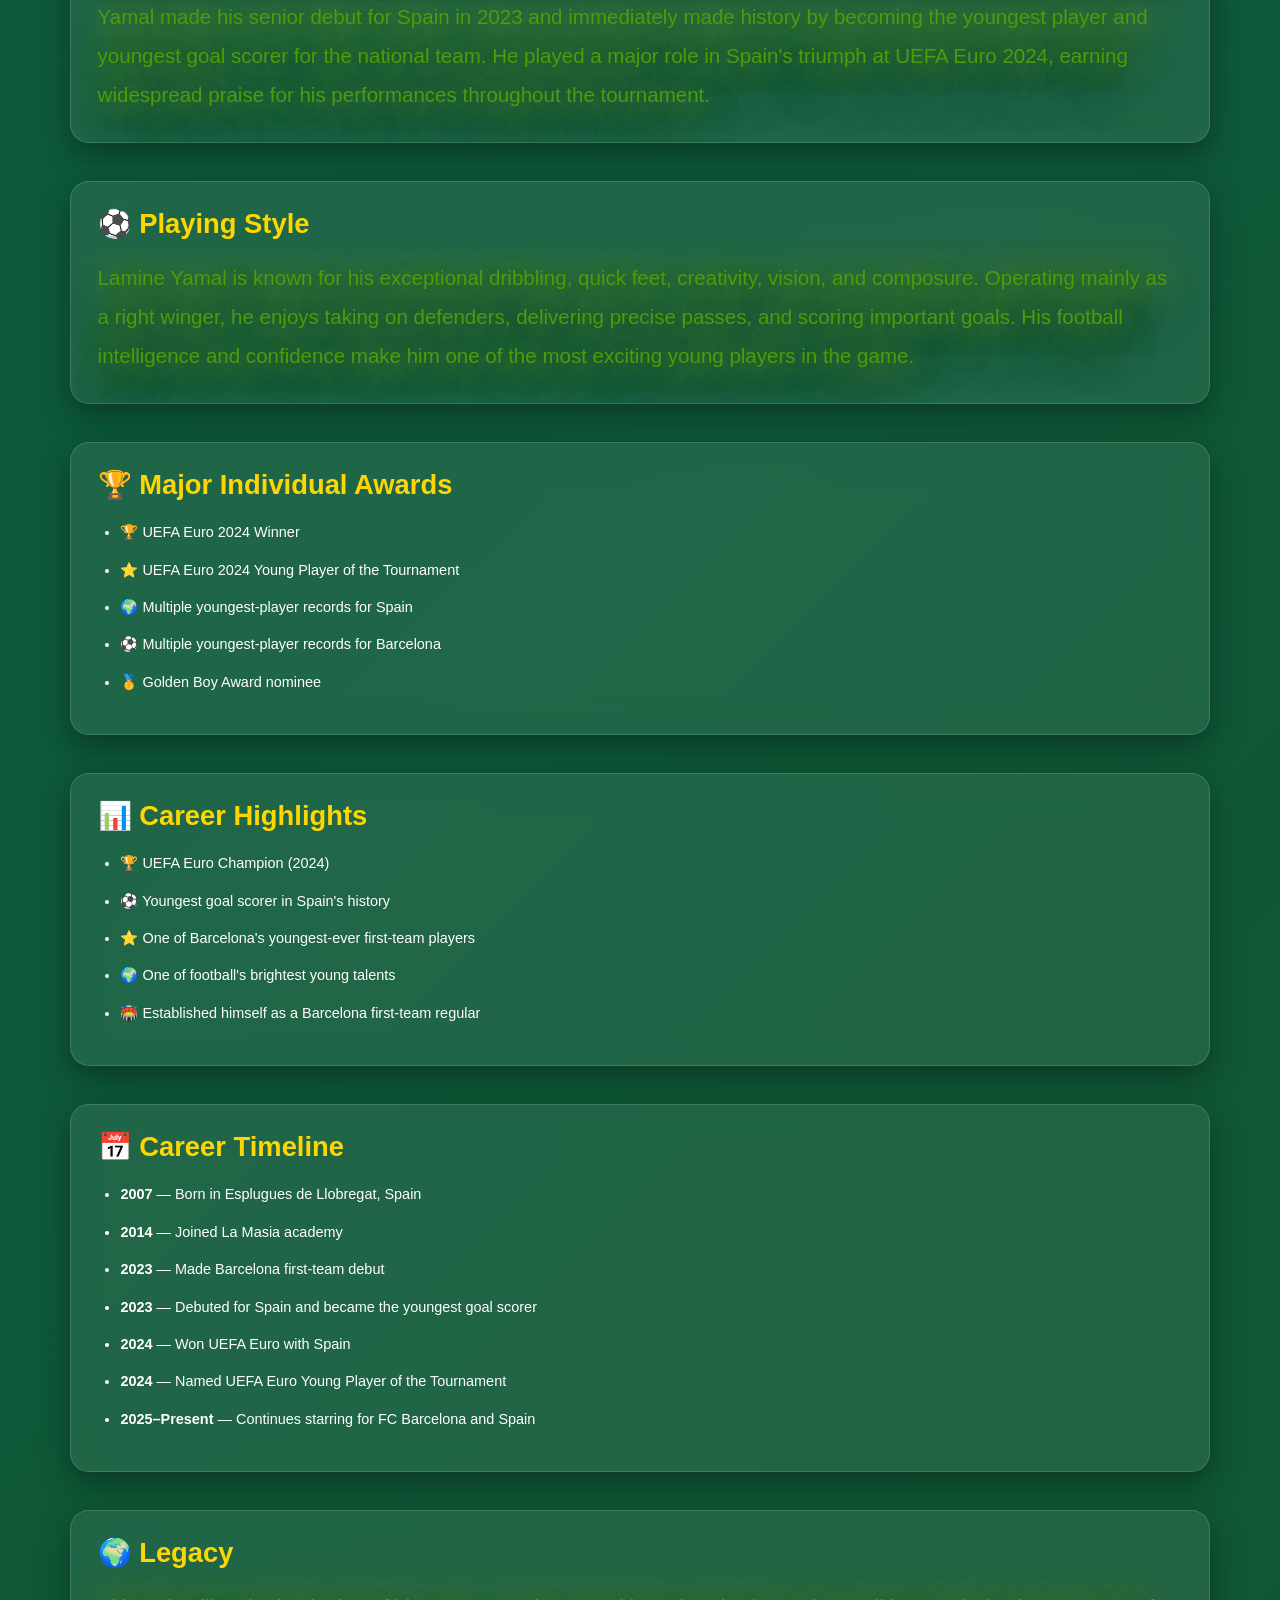
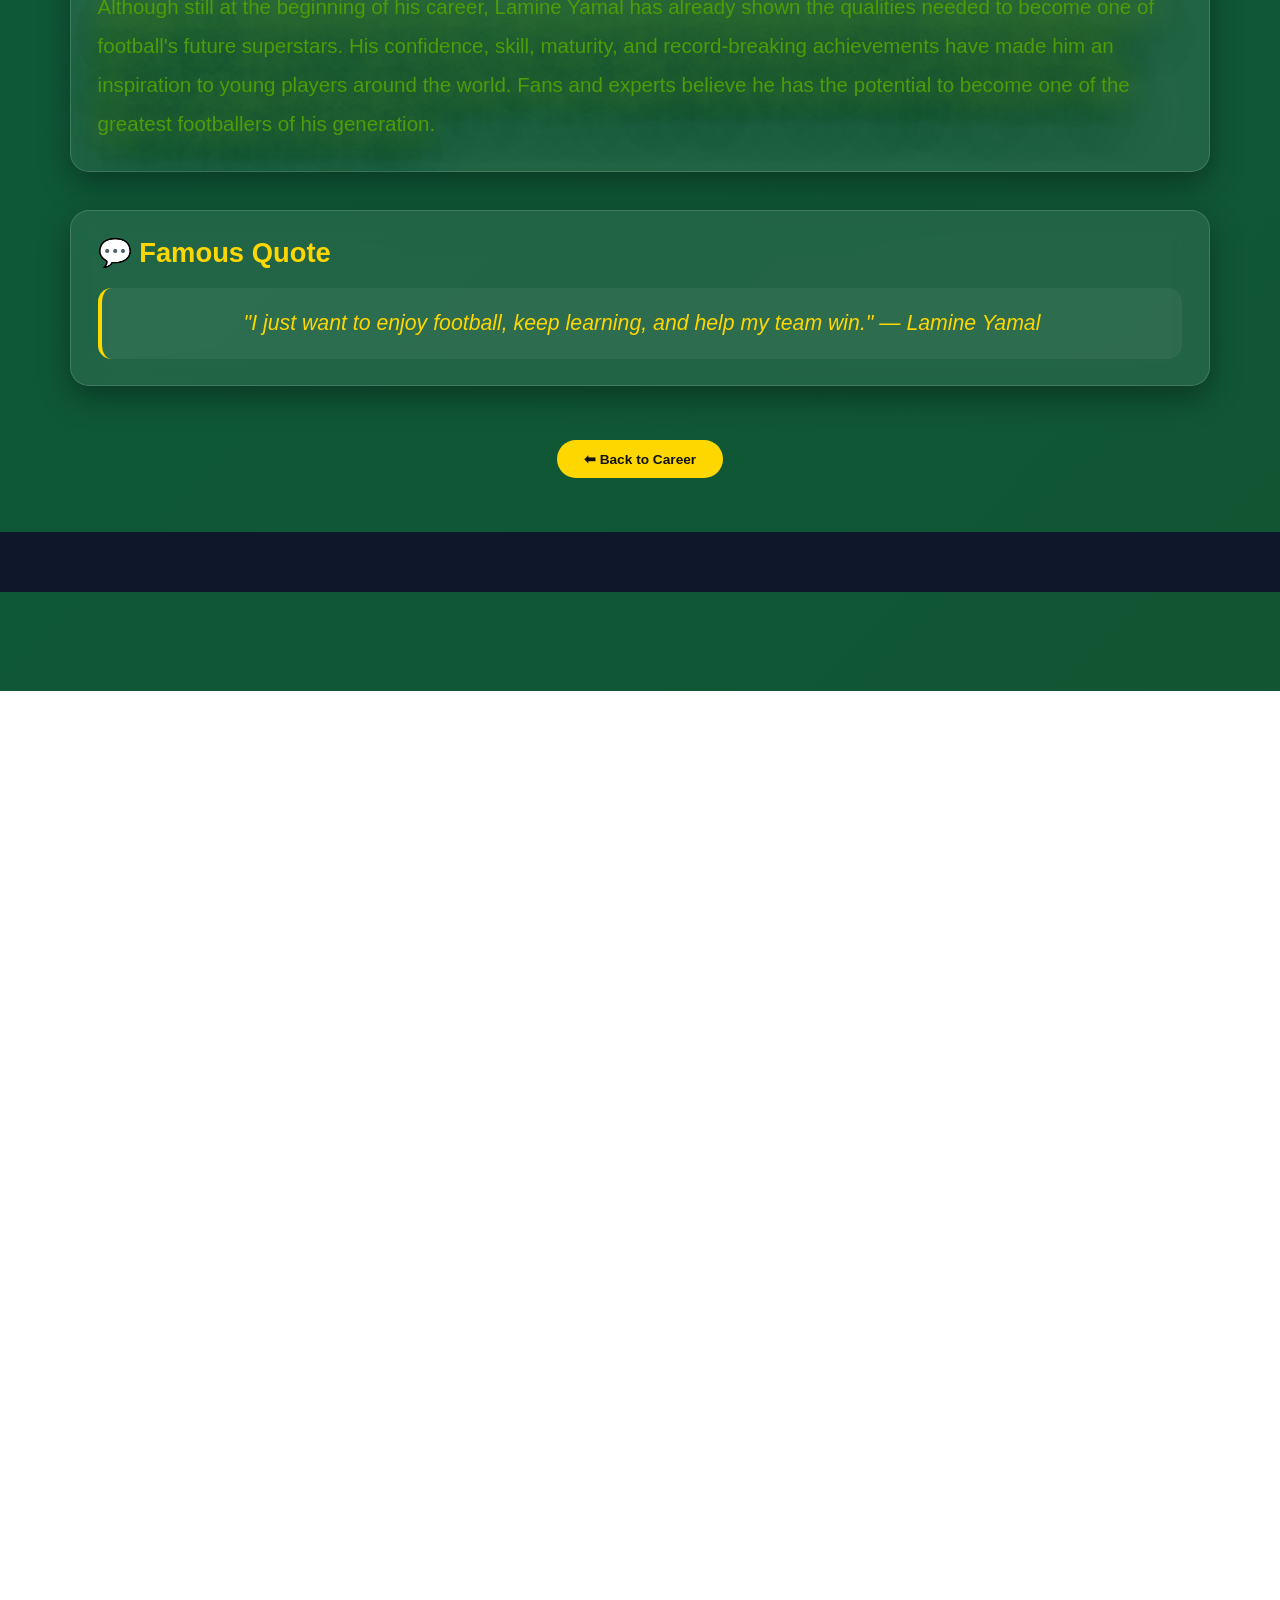
<file: journey/yamal.html>
<!doctype html>
<html lang="en">
  <head>
    <meta charset="UTF-8" />
    <meta name="viewport" content="width=device-width, initial-scale=1.0" />
    <title>Lamine Yamal | Football World</title>
    <link rel="stylesheet" href="../styles.css" />
  </head>
  <body>
    <header class="journey-hero">
      <h1>🇪🇸 Lamine Yamal</h1>
      <h2>The Future of Football</h2>
      <p>
Lamine Yamal is one of football's most exciting young talents. Blessed with
exceptional dribbling, creativity, and confidence beyond his years, the Spanish
winger has already become a key player for both FC Barcelona and the Spanish
national team. His rapid rise from La Masia to the world's biggest stages has
made him one of the brightest stars of the next generation.
</p>
    </header>
    <section class="hero-card">
      <img src="../PLAYERS CARD/yamal..png" alt="Lamine Yamal" />
    </section>
    <section class="journey-section">
      <h2>👶 Early Life</h2>
      <img src="backgrounds/yamal/image_07.png" />
      <p>
Lamine Yamal Nasraoui Ebana was born on 13 July 2007 in Esplugues de
Llobregat, Spain, and grew up in Mataró near Barcelona. From a very young age,
his extraordinary football talent stood out. He joined FC Barcelona's famous
La Masia academy as a child, where he quickly gained recognition as one of the
club's brightest prospects.
</p>
    </section>
    <section class="journey-section">
      <h2>⚽ Youth Career</h2>
      <img src="backgrounds/yamal/image_09.png" />
      <p>
Yamal entered Barcelona's renowned La Masia academy at the age of seven. His
technical ability, vision, close ball control, and maturity impressed coaches
at every level. He consistently played above his age group and developed into
one of the most promising young players in world football.
</p>
    </section>
    <section class="journey-section">
      <h2>🌟 Professional Debut</h2>
      <img src="backgrounds/yamal/image_08.png" />
      <p>
Lamine Yamal made his first-team debut for FC Barcelona in April 2023 at just
15 years old, becoming one of the youngest players ever to appear for the
club. His fearless performances and natural talent quickly earned him regular
opportunities with the senior team.
</p>
    </section>
    <section class="journey-section">
      <h2>🏟️ Club Career</h2>
      <img src="backgrounds/yamal/image_05.png" />
      <p>
Since breaking into Barcelona's first team, Yamal has become one of the club's
most important young players. His pace, creativity, dribbling, and ability to
create chances have made him a key part of Barcelona's attack. Despite his
young age, he continues to break records and establish himself among Europe's
best young footballers.
</p>
    </section>
    <section class="journey-section">
      <h2>🌍 International Career</h2>
      <img src="backgrounds/yamal/image_03.png" />
      <p>
Yamal made his senior debut for Spain in 2023 and immediately made history by
becoming the youngest player and youngest goal scorer for the national team.
He played a major role in Spain's triumph at UEFA Euro 2024, earning widespread
praise for his performances throughout the tournament.
</p>
    </section>
    <section class="journey-section">
      <h2>⚽ Playing Style</h2>
      <p>
Lamine Yamal is known for his exceptional dribbling, quick feet, creativity,
vision, and composure. Operating mainly as a right winger, he enjoys taking on
defenders, delivering precise passes, and scoring important goals. His football
intelligence and confidence make him one of the most exciting young players in
the game.
</p>
    </section>
    <section class="journey-section">
      <h2>🏆 Major Individual Awards</h2>
      <ul>
<li>🏆 UEFA Euro 2024 Winner</li>
<li>⭐ UEFA Euro 2024 Young Player of the Tournament</li>
<li>🌍 Multiple youngest-player records for Spain</li>
<li>⚽ Multiple youngest-player records for Barcelona</li>
<li>🥇 Golden Boy Award nominee</li>
</ul>
    </section>
    <section class="journey-section">
      <h2>📊 Career Highlights</h2>
      <ul>
<li>🏆 UEFA Euro Champion (2024)</li>
<li>⚽ Youngest goal scorer in Spain's history</li>
<li>⭐ One of Barcelona's youngest-ever first-team players</li>
<li>🌍 One of football's brightest young talents</li>
<li>🏟️ Established himself as a Barcelona first-team regular</li>
</ul>
    </section>
    <section class="journey-section">
      <h2>📅 Career Timeline</h2>
      <ul>
<li><strong>2007</strong> — Born in Esplugues de Llobregat, Spain</li>
<li><strong>2014</strong> — Joined La Masia academy</li>
<li><strong>2023</strong> — Made Barcelona first-team debut</li>
<li><strong>2023</strong> — Debuted for Spain and became the youngest goal scorer</li>
<li><strong>2024</strong> — Won UEFA Euro with Spain</li>
<li><strong>2024</strong> — Named UEFA Euro Young Player of the Tournament</li>
<li><strong>2025–Present</strong> — Continues starring for FC Barcelona and Spain</li>
</ul>
    </section>
    <section class="journey-section">
      <h2>🌍 Legacy</h2>
      <p>
Although still at the beginning of his career, Lamine Yamal has already shown
the qualities needed to become one of football's future superstars. His
confidence, skill, maturity, and record-breaking achievements have made him an
inspiration to young players around the world. Fans and experts believe he has
the potential to become one of the greatest footballers of his generation.
</p>
    </section>
    <section class="journey-section">
      <h2>💬 Famous Quote</h2>
      <blockquote>
"I just want to enjoy football, keep learning, and help my team win."
— Lamine Yamal
</blockquote>
    </section>
    <div class="back-home"><a href="../career.html">⬅ Back to Career</a></div>
    <footer>
      <div class="dock-container">
        <div class="dock-bg"></div>
        <nav class="mac-dock">
          <a href="../index.html" class="dock-icon"
            ><img src="../Dock icons/home.png" /><span>Home</span></a
        >
          <a href="../matches.html" class="dock-icon"
          ><img src="../Dock icons/trophy.png" /><span>Matches</span></a
          >
          <a href="../players.html" class="dock-icon"
            ><img src="../Dock icons/players.png" /><span>Players</span></a
          >
          <a href="../career.html" class="dock-icon"
            ><img src="../Dock icons/career.png" /><span>Career</span></a
            >
        </nav>
      </div>
    </footer>
  </body>
</html>
</file>
<file: styles.css>
.page-scale {
    transform: scale(0.9);
    transform-origin: top center;
    width: 111.11%;
}
.logo{
    width: 120px;
    height: 120px;
    object-fit: cover;
    border-radius: 50%;
    border: 4px solid gold;
    box-shadow:0 0 20px gold;
    margin-bottom: 20px;
    transition: 0.3s ease;
}
.logo:hover{
    transform:scale(1.1) rotate(5deg);
}




*{
    margin: 0;
    padding: 0;
    box-sizing: border-box;
    font-family: Arial, Helvetica, sans-serif;
}        

body{
    zoom: 76%;
    color:#08a195;
    overflow-x:hidden;
    text-align:center;
    padding-bottom:130px;

    background:linear-gradient(
        -45deg,
        #0F172A,
        #1E3A8A,
        #14532D,
        #065F46
    );

    background-size:400% 400%;
    animation:gradientBG 15s ease infinite;
}

header{
    text-align:center;
    padding:60px 20px;

}

header h1{
    font-size:60px;
    font-weight:900;
    text-transform:uppercase;
    letter-spacing:4px;
    color:#00E676;

    text-shadow:
        0 0 12px rgba(0,230,118,.8),
        0 0 30px rgba(0,230,118,.4);

    margin-bottom:20px;
}
header h2{
    font-size:34px;
    color:#FFD700;
     text-shadow:  0 0 12px rgba(230, 203, 0, 0.8),
        0 0 30px rgba(0, 107, 230, 0.4);
    letter-spacing:2px;
    margin-bottom:20px;
}


header p{

    max-width:850px;

    margin:20px auto;

    font-size:20px;

    color:#4a1d77;
    text-shadow:
        0 0 12px rgba(59, 4, 135, 0.8),
        0 0 30px rgba(44, 171, 185, 0.897);

    line-height:1.7;

}


.btn{
    display:inline-block;
    margin-top: 25px;
    padding:14px 30px;
    background:#94a820;
    color:#24881b;
    text-decoration:none;
    border-radius:30px;
    font-weight:bold;
    transition:.3s;

}

.btn:hover{
    transform:scale(1.08);
    background: #ffd700;

}

.ball{
    font-size: 80px;
    text-align: center;
    animation: bounce 2s infinite;
}

section{
    padding: 60px 20px;

}
.match-head{
    color: rgb(29, 29, 127);
    text-shadow:
        0 0 10px rgba(139, 17, 191, 0.951),
        0 0 25px rgba(3, 112, 76, 0.922);
}
.match-head p{
    font-size: 35px;
}
.players-head{
    color: rgb(79, 184, 53);
    text-shadow:
        0 0 10px rgba(12, 34, 101, 0.951),
        0 0 25px rgba(3, 47, 112, 0.922);
}
.player-head h1{
    font-size: 40px;
}

.cards{
    display:flex;
    flex-wrap: wrap;
    justify-content: center;
    gap: 20px;
}

.card{
    width:280px;
    background:linear-gradient(
135deg,
#14532D,
#166534,
#15803D
);
    backdrop-filter:blur(6px);
    border-radius: 18px;
    padding:25px;
    transition:.4s ease;


}
.card:hover{
    transform:translateY(-10px) scale(1.05);
    background: #166534;
    box-shadow: 0 15px 30px rgba(0, 0, 0, 0.2);

}
.card h2{
    margin-bottom:12px;
    font-size: 21px;
}


a {
    text-decoration: none;
    color: rgb(45, 203, 239);
}
 
 .match-card{
     background:linear-gradient(
135deg,
#14532D,
#166534,
#0F4C81
);

    backdrop-filter: blur(10px);
    border: 1px solid #071c54;
    border-radius: 15px;
    padding: 20px;
    margin: 25px auto;
    width: 90%;
    max-width: 900px;
    transition: transform 0.3s ease, box-shadow 0.3s ease;
 }

 .match-card:hover{
    transform: translateY(-10px);
    box-shadow: 0 10px 20px rgba(0, 0, 0, 0.2);
 }

 .football{
    position:fixed;
    font-size: 45px;
    opacity: .15;
    z-index: -1;
    animation:float 18s linear infinite;
 }

 .football1{
    left: 10%;
 }
    .football2{
        left: 50%;
        animation-delay: 6s;
    }

    .football3{
        left: 80%;
        animation-delay: 12s;
    }

    .teams{
        display: flex;
        justify-content: space-between;
        align-items: center;
        gap: 15px;
        margin-top: 15px;
    }
    .team{
        display: flex;
        align-items: center;
        gap: 10px;
    }

    .team h2{
        margin: 0;
        font-size: 28px;
    }
     
     .score{
    font-size:34px;
    font-weight:bold;
    color:#FACC15;
}

    .player-card{
       background:linear-gradient(
135deg,
#14532D,
#166534,
#15803D,
#061e5f,
#1d536a,
#1ca99d
);
        
        backdrop-filter: blur(10px);
        border: 1px solid #071c54;
        border-radius: 15px;
        padding: 20px;
        margin: 25px auto;
        width: 90%;
        max-width: 600px;
        transition: transform 0.3s ease, box-shadow 0.3s ease;
    }
.player-card p{
    font-size: 20px;
    color: #000000ec;
    animation: gradientBG 15s ease infinite;
    background:linear-gradient(
        -45deg,
        #1e3c72,
        #982a2a,
        #1d536a,
        #14532d,
        #1b9b93
    ) ;
}
    .player-card:hover{
        transform: translateY(-10px);
        box-shadow: 0 10px 20px rgba(0, 0, 0, 0.2);
    }
    .player-card img{
    width:120px;
    height:120px;
    object-fit:cover;
    border-radius:50%;
}

    .player-card h2{
        color: #ffffff;
        margin-bottom: 12px;
        font-size: 24px;
        background: linear-gradient(
            #1b9b93,
            #71a41a,
            #1d536a,
            #1e3c72
     
       
        );
        animation: gradientBG 1.5s ease infinite;
 }
 .player-rank{
    font-size: 40px;
 }
.player-image{
    width:120px;
    height:120px;
    object-fit:cover;

    border-radius:50%;

    border:4px solid #FFD700;

    box-shadow:0 0 18px rgba(255,215,0,.5);
}
 
 .player-name{
    display: flex;
    justify-content: center;
    align-items: center;
    gap: 10px;
 }
 .player-header{
    display: flex;
    align-items: center;
    justify-content: space-between;
 }
 .flag{
    width: 35px;
    height: 25px;
    vertical-align: middle;
    margin-right: 10px;
 }
 .jersey{
    background-color: #ffd700;
    color: #000;
    padding: 6px 12px;
    border-radius: 20px;
    font-weight: bold;
 }

  

 .player-info{
    margin-top: 20px;
 }
 .player-info p{
    margin: 8px 0;
    font-size: 20px;
    color:#00183e;

 }
 /* ===============================
      macOS / iOS Dock
=================================*/

footer{
    margin-top:70px;
    padding:40px 0;
    display:flex;
    justify-content:center;
    align-items:center;
background:#0F172A;
}
.footer-line{
    display: none;
}
.top-bar{
    position: sticky;
    top:0;

    display:flex;
    justify-content:space-between;
    align-items:center;

    padding:20px 40px;

    background:rgba(20,25,40,.75);
    backdrop-filter:blur(18px);

    z-index:1000;

    border-bottom:1px solid rgba(255,255,255,.12);
}

.mac-dock{

    display:flex;
    align-items:flex-end;
    gap:26px;

    padding:14px 28px;

    background:rgba(255,255,255,.08);

    backdrop-filter:blur(20px);

    border-radius:30px;

    border:1px solid rgba(255,255,255,.15);

    box-shadow:
        0 12px 35px rgba(0,0,0,.35),
        inset 0 1px rgba(255,255,255,.15);

}
.dock-container{

    position:fixed;

    left:0;
    bottom:0;

    width:100%;
    height:110px;

    display:flex;

    justify-content:center;

    align-items:center;

    border-top:1px solid rgba(255,255,255,.08);

    z-index:9998;
}
.dock-icon{
    width: 68px;
    height: 64px;

    position:relative;

    text-decoration:none;

    display:flex;
    flex-direction:column;
    align-items:center;

    transition:.35s ease;
}

.dock-icon img{

    width:64px;
    height:64px;

    border-radius:18px;

    transition:.35s ease;

    box-shadow:0 10px 18px rgba(0,0,0,.35);

}

.dock-icon span{

    position:absolute;

    bottom:75px;

    background:#111827;

    color:white;

    padding:6px 12px;

    border-radius:10px;

    font-size:13px;

    opacity:0;

    transform:translateY(10px);

    transition:.25s;

    pointer-events:none;

}

.dock-icon:hover span{

    opacity:1;

    transform:translateY(0);

}

.dock-icon:hover img{

    transform: translateY(-12px) scale(1.2);
    filter: drop-shadow(0 0 12px gold);


}

.mac-dock:hover .dock-icon img{

    opacity:.65;

}

.mac-dock .dock-icon:hover img{

    opacity:1;

}

@keyframes float{
    from{
        top: 110%;
        transform: rotate(0deg);
    }
    to{
        top: -20%;
        transform: rotate(360deg);
    }
}

@keyframes bounce{
    0%,100%{
        transform: translateY(0);

    }
    50%{
        transform:translateY(-20px);

    }
}

@keyframes fadeDown{
    from{
        opacity: 0;
        transform:translateY(-40px);
        }
    to{
        opacity: 1;
        transform: translateY(0)
    }
}

@keyframes gradientBG{
    0%{
        background-position: 0% 50%;
    }
    50%{
        background-position: 100% 50%;
    }
    100%{
        background-position: 0% 50%;
    }
}


/* ===========================
        Career Page
=========================== */
 
.career-header{

    text-align:center;

    padding:40px 20px 10px;

}

.career-header h1{

    font-size:65px;

    font-weight:900;

    color:#26dca0;

    text-transform:uppercase;

    letter-spacing:4px;

    text-shadow:
        0 0 10px rgba(0, 205, 55, 0.951),
        0 0 25px rgba(112, 3, 3, 0.922);

    margin-bottom:10px;

}

.career-header h2{

    font-size:32px;

    color:#036568;

    text-transform:uppercase;

    letter-spacing:4px;

    text-shadow:
        0 0 10px rgba(255, 136, 0, 0.7),
        0 0 25px rgba(255,215,0,.4);

    letter-spacing:2px;

    margin-bottom:20px;

}

.career-header p{

    color:#f48506;

    text-transform:uppercase;

    letter-spacing:4px;

    text-shadow:
        0 0 10px rgba(180, 124, 4, 0.808),
        0 0 25px rgba(223, 33, 12, 0.845);
    font-size:20px;

    max-width:850px;

    margin:auto;

    line-height:1.8;

}
.career-grid{

    display:grid;

    grid-template-columns:repeat(auto-fit,minmax(300px,1fr));

    gap:45px;

    padding-top:0;
    padding-left:40px;
    padding-right:40px;
    padding-bottom:40px;


    justify-items:center;

}
.career-card{

    width:300px;

    text-align:center;

    text-decoration:none;

    color:white;

    transition:.4s;

}
.career-card img{

    width:100%;

    border-radius:25px;

    box-shadow:0 12px 30px rgba(0,0,0,.5);

    transition:.4s;

}
.career-card:hover{

    transform:translateY(-15px);

}
.career-card:hover img{

    transform:scale(1.05);

    box-shadow:0 0 35px gold;

}
.career-card h3{

    margin-top:18px;

    font-size:25px;

    color:#FFD700;

}
.career-card p{

    color:white;

    margin:8px 0;

}
.career-card button{

    margin-top:15px;

    padding:12px 25px;

    border:none;

    border-radius:30px;

    background:#FFD700;

    color:#111;

    font-weight:bold;

    cursor:pointer;

    transition:.3s;

}
.career-card button:hover{

    background:white;

    transform:scale(1.05);

}
.last-card{
    grid-column: 1 /-1;
    justify-self: center;
}

/* =========================================
      PLAYER JOURNEY PAGES
========================================= */

.journey-hero{
    text-align:center;
    padding:80px 20px 50px;
}

.journey-hero h1{
    font-size:58px;
    font-weight:900;
    color:#FFD700;
    text-transform:uppercase;
    letter-spacing:3px;

    text-shadow:
        0 0 15px rgba(255,215,0,.9),
        0 0 35px rgba(255,215,0,.4);

    margin-bottom:15px;
}

.journey-hero h2{
    font-size:34px;
    color:#00E676;
    margin-bottom:20px;

    text-shadow:
        0 0 10px rgba(0,230,118,.8);
}


.journey-hero p{
    max-width:1200px;
    margin:auto;
    font-size:22px;
    color:#f5f5f5;
    line-height:1.8;
}

/* HERO PLAYER IMAGE */

.hero-card{
    display:flex;
    justify-content:center;
    margin:40px auto 80px;
}

.hero-card img{

    width:350px;
    max-width:90%;

    border-radius:25px;

    border:5px solid gold;

    box-shadow:
        0 0 30px rgba(255,215,0,.5),
        0 25px 60px rgba(0,0,0,.45);

    transition:.4s;
}

.hero-card img:hover{

    transform:scale(1.04);

    box-shadow:
        0 0 50px gold,
        0 35px 70px rgba(0,0,0,.55);
}

/* JOURNEY CARDS */
.journey-section{

     width:96%;
    max-width:1500px;

    margin:50px auto;

    background:rgba(255,255,255,.08);

    backdrop-filter:blur(18px);

    border-radius:25px;

    padding:35px;

    border:1px solid rgba(255,255,255,.15);

    box-shadow:
        0 15px 40px rgba(0,0,0,.35);

    transition:.35s;
}

.journey-section:hover{

    transform:translateY(-8px);

    box-shadow:
        0 20px 50px rgba(0,0,0,.45);
}

.journey-section h2{

    font-size:36px;

    color:#FFD700;

    margin-bottom:25px;

    text-align:left;
}
.journey-section img{

   width:100%;
    max-height:700px;
    object-fit:cover;
    border-radius:20px;

    margin-bottom:25px;

    box-shadow:0 15px 35px rgba(0,0,0,.45);

    transition:.4s;
}

.journey-section img:hover{

    transform:scale(1.02);
}

.journey-section p{

    color:#4e9c09;
     text-shadow: 0 0 50px gold,
        0 35px 70px rgba(0,0,0,.55);

    font-size:27px;

    line-height:1.9;

    text-align:left;
    
}

/* LISTS */

.journey-section ul{

    padding-left:30px;

    text-align:left;
}

.journey-section li{

    color:white;

    font-size:19px;

    margin:15px 0;

    line-height:1.8;
}
body{
    zoom: 76%;
}

/* QUOTE */

blockquote{

    font-size:28px;

    color:#FFD700;

    text-align:center;

    font-style:italic;

    padding:30px;

    border-left:6px solid gold;

    background:rgba(255,255,255,.05);

    border-radius:18px;
}

/* BACK BUTTON */

.back-home{

    margin:70px 0;
    text-align:center;
}

.back-home a{

    display:inline-block;

    padding:15px 35px;

    border-radius:40px;

    background:#FFD700;

    color:#111;

    font-weight:bold;

    font-size:18px;

    transition:.3s;
}

.back-home a:hover{

    transform:scale(1.08);

    background:white;
}

/* TABLET */

@media(max-width:900px){

.journey-hero h1{
    font-size:50px;
}

.journey-hero h2{
    font-size:28px;
}

.journey-section h2{
    font-size:28px;
}

.hero-card img{
    width:300px;
}

}

/* MOBILE */

@media(max-width:600px){

.journey-hero h1{
    font-size:38px;
}

.journey-hero h2{
    font-size:22px;
}

.journey-hero p{

    font-size:17px;
}

.journey-section{

    padding:25px;
}

.journey-section h2{

    font-size:24px;
}

.journey-section p,
.journey-section li{

    font-size:17px;
}

blockquote{

    font-size:21px;
}

.hero-card img{

    width:240px;
}

}
</file>
